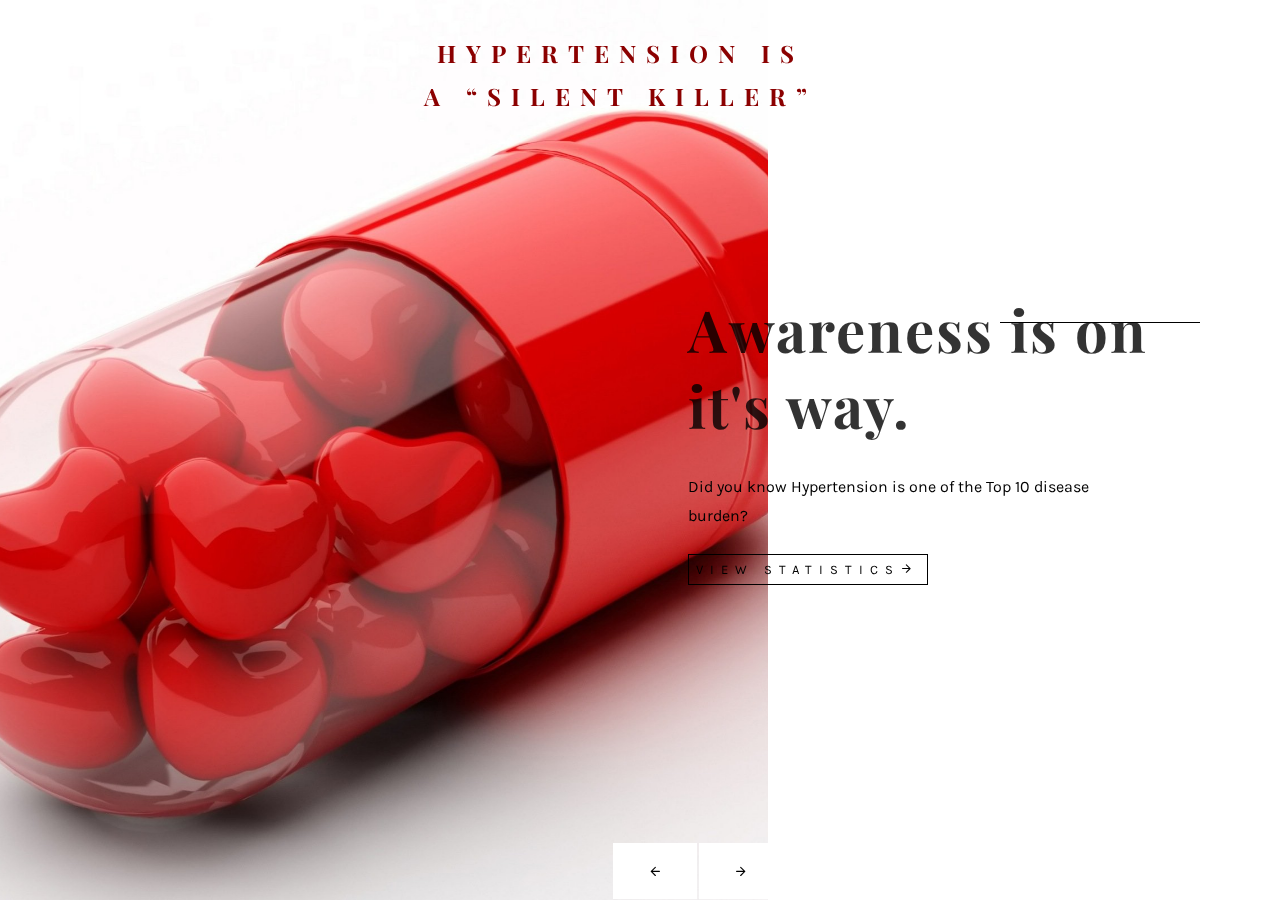
<file: index.html>
<!DOCTYPE HTML>
<html>
	<head>
	<meta charset="utf-8">
	<meta http-equiv="X-UA-Compatible" content="IE=edge">
	<title>Hypertension</title>
	<meta name="viewport" content="width=device-width, initial-scale=1">
	<meta name="description" content="" />
	<meta name="keywords" content="" />
	<meta name="author" content="" />

  <!-- Facebook and Twitter integration -->
	<meta property="og:title" content=""/>
	<meta property="og:image" content=""/>
	<meta property="og:url" content=""/>
	<meta property="og:site_name" content=""/>
	<meta property="og:description" content=""/>
	<meta name="twitter:title" content="" />
	<meta name="twitter:image" content="" />
	<meta name="twitter:url" content="" />
	<meta name="twitter:card" content="" />

	<!-- Place favicon.ico and apple-touch-icon.png in the root directory -->
	<link rel="shortcut icon" href="favicon.ico">

	<link href="https://fonts.googleapis.com/css?family=Karla:400,700" rel="stylesheet">
	<link href="https://fonts.googleapis.com/css?family=Playfair+Display:400,400i,700" rel="stylesheet">

	<!-- Animate.css -->
	<link rel="stylesheet" href="css/animate.css">
	<!-- Icomoon Icon Fonts-->
	<link rel="stylesheet" href="css/icomoon.css">
	<!-- Bootstrap  -->
	<link rel="stylesheet" href="css/bootstrap.css">
	<!-- Owl Carousel -->
	<link rel="stylesheet" href="css/owl.carousel.min.css">
	<link rel="stylesheet" href="css/owl.theme.default.min.css">
	<!-- Magnific Popup -->
	<link rel="stylesheet" href="css/magnific-popup.css">

	<link rel="stylesheet" href="css/style.css">


	<!-- Modernizr JS -->
	<script src="js/modernizr-2.6.2.min.js"></script>
	<!-- FOR IE9 below -->
	<!--[if lt IE 9]>
	<script src="js/respond.min.js"></script>
	<![endif]-->

	</head>
	<body>

	<!-- <nav id="colorlib-main-nav" role="navigation">
		<a href="#" class="js-colorlib-nav-toggle colorlib-nav-toggle active"><i></i></a>
		<div class="js-fullheight colorlib-table">
			<div class="colorlib-table-cell js-fullheight">
				<div class="row">
					<div class="col-md-12">
						<div class="form-group">
							<input type="text" class="form-control" id="search" placeholder="Enter any key to search...">
							<button type="submit" class="btn btn-primary"><i class="icon-search3"></i></button>
						</div>
					</div>
				</div>
				<div class="row">
					<div class="col-md-12">
						<ul>
							<li class="active"><a href="index.html">Home</a></li>
							<li><a href="work.html">General</a></li>
							<li><a href="blog.html">Test</a></li>
							<li><a href="about.html">About</a></li>
							<li><a href="contact.html">Contact</a></li>
						</ul>
					</div>
				</div>
				<div class="row">
					<div class="col-md-12">
						<h2 class="head-title">Gallery</h2>
						<a href="images2/work-1.jpg" class="gallery image-popup-link text-center" style="background-image: url(images2/work-1.jpg);">
							<span><i class="icon-search3"></i></span>
						</a>
						<a href="images2/work-2.jpg" class="gallery image-popup-link text-center" style="background-image: url(images2/work-2.jpg);">
							<span><i class="icon-search3"></i></span>
						</a>
						<a href="images2/work-3.jpg" class="gallery image-popup-link text-center" style="background-image: url(images2/work-3.jpg);">
							<span><i class="icon-search3"></i></span>
						</a>
						<a href="images2/work-4.jpg" class="gallery image-popup-link text-center" style="background-image: url(images2/work-4.jpg);">
							<span><i class="icon-search3"></i></span>
						</a>
					</div>
				</div>
			</div>
		</div>
	</nav> -->

	<div id="colorlib-page">
		<header>
			<div class="container" >
				<div class="row">
					<div class="col-md-12">
						<div class="colorlib-navbar-brand" >
							<a class="colorlib-logo" href="index.html" style="margin-left: 45%; margin-right: 3%; color: rgba(139,0,0)">Hypertension is a “silent killer”</a>
						</div>
						<!-- <a href="#" class="js-colorlib-nav-toggle colorlib-nav-toggle"><i></i></a> -->
					</div>
				</div>
			</div>
		</header>
		<div id="colorlib-hero" class="js-fullheight">
			<div class="owl-carousel">
				<div class="item">
					<div class="hero-flex js-fullheight">
						<div class="col-three-forth">
							<div class="hero-img js-fullheight" style="background-image: url(images2/home-1.jpg);"></div>
						</div>
						<div class="col-one-forth js-fullheight">
							<div class="display-t js-fullheight">
								<div class="display-tc js-fullheight">
									<!-- <h2 class="number" >Awareness</h2> -->
									<div class="text-inner">
										<div class="desc">
											<!-- <span class="tag">Welcome</span> -->
											<h2>Awareness is on it's way.</h2>
											<p style="color: black;">Did you know Hypertension is one of the Top 10 disease burden?</p>
											<p><a href="work.html" class="btn-view btn-hover">View Statistics<i class="icon-arrow-right3"></i></a></p>
										</div>
									</div>
								</div>
							</div>
						</div>
					</div>
				</div>
				<div class="item">
					<div class="hero-flex js-fullheight">
						<div class="col-three-forth">
							<div class="hero-img js-fullheight" style="background-image: url(images2/home-2.jpg); opacity: 60%;"></div>
						</div>
						<div class="col-one-forth js-fullheight">
							<div class="display-t js-fullheight">
								<div class="display-tc js-fullheight">
									<!-- <h2 class="number">Danger</h2> -->
									<div class="text-inner">
										<div class="desc">
											<!-- <span class="tag">Knowledge</span> -->
											<h2>Capture interesting things.</h2>
											<p style="color: black;">Did you know the rate of Hypertension among the population is increasing?</p>
											<p><a href="test.html" class="btn-view btn-hover">Take a test<i class="icon-arrow-right3"></i></a></p>
										</div>
									</div>
								</div>
							</div>
						</div>
					</div>
				</div>
				<div class="item">
					<div class="hero-flex js-fullheight">
						<div class="col-three-forth">
							<div class="hero-img js-fullheight" style="background-image: url(images2/home-3.jpg); opacity: 80%;"></div>
						</div>
						<div class="col-one-forth js-fullheight">
							<!-- <h2 class="number">Discover</h2> -->
							<div class="display-t js-fullheight">
								<div class="display-tc js-fullheight">
									<div class="text-inner">
										<div class="desc">
											<!-- <span class="tag">Discover</span> -->
											<h2>Discover New Things</h2>
											<p style="color: black;">Did you know that if you are not fully aware of Hypertension, it can lead to death?</p>
											<p><a href="work.html" class="btn-view btn-hover">Discover new facts<i class="icon-arrow-right3"></i></a></p>
										</div>
									</div>
								</div>
							</div>
						</div>
					</div>
				</div>
			</div>
		</div>

	</div>

	<!-- jQuery -->
	<script src="js/jquery.min.js"></script>
	<!-- jQuery Easing -->
	<script src="js/jquery.easing.1.3.js"></script>
	<!-- Bootstrap -->
	<script src="js/bootstrap.min.js"></script>
	<!-- Waypoints -->
	<script src="js/jquery.waypoints.min.js"></script>
	<!-- Owl Carousel -->
	<script src="js/owl.carousel.min.js"></script>
	<!-- Magnific Popup -->
	<script src="js/jquery.magnific-popup.min.js"></script>
	<script src="js/magnific-popup-options.js"></script>

	<!-- Main JS (Do not remove) -->
	<script src="js/main.js"></script>

	</body>
</html>
</file>
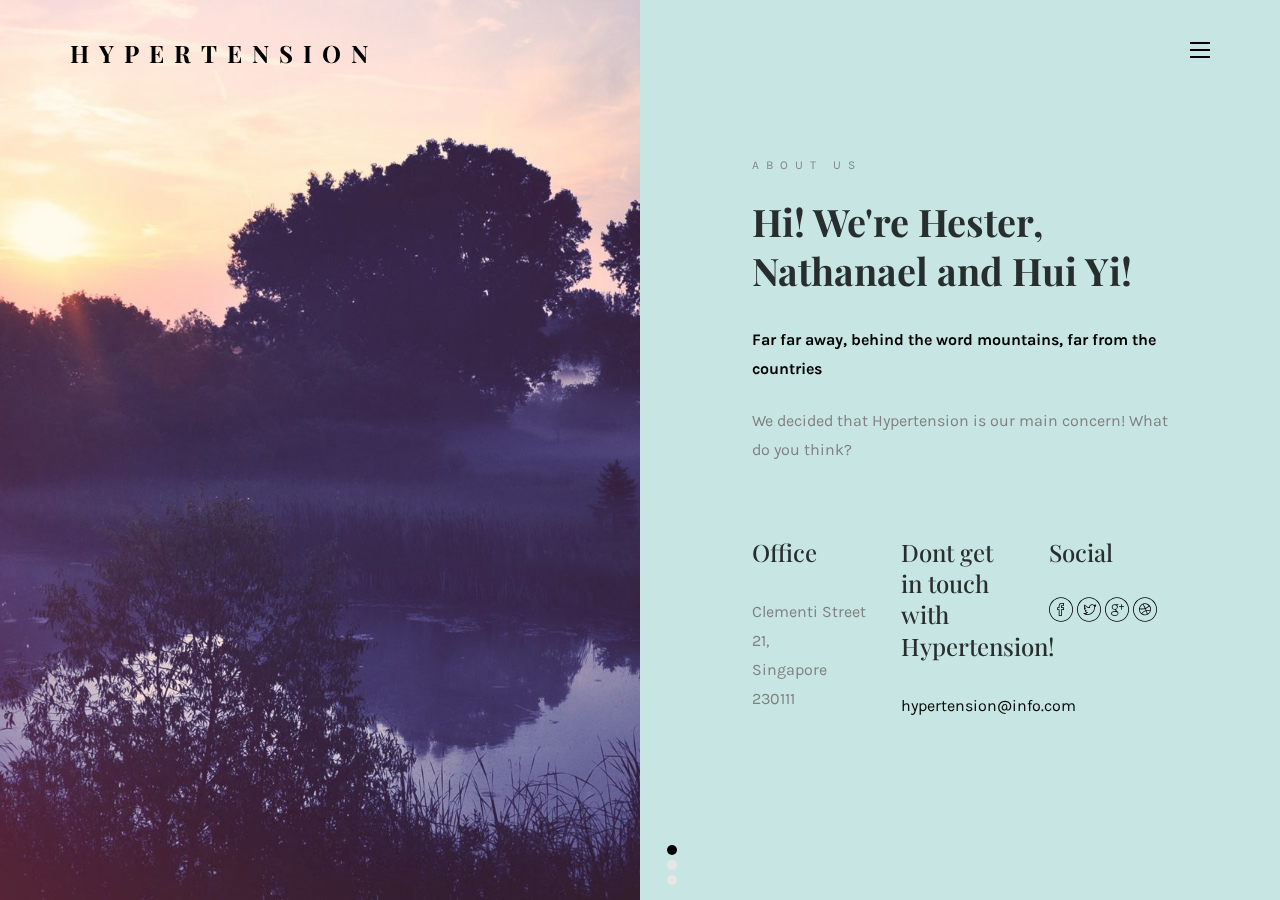
<file: about.html>
<!DOCTYPE HTML>
<html>
	<head>
	<meta charset="utf-8">
	<meta http-equiv="X-UA-Compatible" content="IE=edge">
	<title>Hypertension</title>
	<meta name="viewport" content="width=device-width, initial-scale=1">
	<meta name="description" content="" />
	<meta name="keywords" content="" />
	<meta name="author" content="" />

  <!-- Facebook and Twitter integration -->
	<meta property="og:title" content=""/>
	<meta property="og:image" content=""/>
	<meta property="og:url" content=""/>
	<meta property="og:site_name" content=""/>
	<meta property="og:description" content=""/>
	<meta name="twitter:title" content="" />
	<meta name="twitter:image" content="" />
	<meta name="twitter:url" content="" />
	<meta name="twitter:card" content="" />

	<!-- Place favicon.ico and apple-touch-icon.png in the root directory -->
	<link rel="shortcut icon" href="favicon.ico">

	<link href="https://fonts.googleapis.com/css?family=Karla:400,700" rel="stylesheet">
	<link href="https://fonts.googleapis.com/css?family=Playfair+Display:400,400i,700" rel="stylesheet">
	
	<!-- Animate.css -->
	<link rel="stylesheet" href="css/animate.css">
	<!-- Icomoon Icon Fonts-->
	<link rel="stylesheet" href="css/icomoon.css">
	<!-- Bootstrap  -->
	<link rel="stylesheet" href="css/bootstrap.css">
	<!-- Owl Carousel -->
	<link rel="stylesheet" href="css/owl.carousel.min.css">
	<link rel="stylesheet" href="css/owl.theme.default.min.css">
	<!-- Magnific Popup -->
	<link rel="stylesheet" href="css/magnific-popup.css">

	<link rel="stylesheet" href="css/style.css">


	<!-- Modernizr JS -->
	<script src="js/modernizr-2.6.2.min.js"></script>
	<!-- FOR IE9 below -->
	<!--[if lt IE 9]>
	<script src="js/respond.min.js"></script>
	<![endif]-->

	</head>
	<body style="background-color: rgba(71,171,161,0.3);">

	<nav id="colorlib-main-nav" role="navigation">
		<a href="#" class="js-colorlib-nav-toggle colorlib-nav-toggle active"><i></i></a>
		<div class="js-fullheight colorlib-table">
			<div class="colorlib-table-cell js-fullheight">
				<div class="row">
					<div class="col-md-12">
						<div class="form-group">
							<input type="text" class="form-control" id="search" placeholder="Enter any key to search...">
							<button type="submit" class="btn btn-primary"><i class="icon-search3"></i></button>
						</div>
					</div>
				</div>
				<div class="row">
					<div class="col-md-12">
						<ul>
							<li><a href="index.html">Home</a></li>
							<li><a href="work.html">General</a></li>
							<li><a href="blog.html">Test</a></li>
							<li class="active"><a href="about.html">About</a></li>
							<li><a href="contact.html">Contact</a></li>
						</ul>
					</div>
				</div>
				<div class="row">
					<div class="col-md-12">
						<h2 class="head-title">Hypertension</h2>
						<a href="images/work-1.jpg" class="gallery image-popup-link text-center" style="background-image: url(images2/work-1.jpg);">
							<span><i class="icon-search3"></i></span>
						</a>
						<a href="images/work-2.jpg" class="gallery image-popup-link text-center" style="background-image: url(images2/work-2.jpg);">
							<span><i class="icon-search3"></i></span>
						</a>
						<a href="images/work-3.jpg" class="gallery image-popup-link text-center" style="background-image: url(images2/work-3.jpg);">
							<span><i class="icon-search3"></i></span>
						</a>
						<a href="images/work-4.jpg" class="gallery image-popup-link text-center" style="background-image: url(images2/work-4.jpg);">
							<span><i class="icon-search3"></i></span>
						</a>
					</div>
				</div>
			</div>
		</div>
	</nav>
	
	<div id="colorlib-page">
		<header>
			<div class="container">
				<div class="row">
					<div class="col-md-12">
						<div class="colorlib-navbar-brand">
							<a class="colorlib-logo" href="index.html">Hypertension</a>
						</div>
						<a href="#" class="js-colorlib-nav-toggle colorlib-nav-toggle"><i></i></a>
					</div>
				</div>
			</div>
		</header>
		
		<div id="colorlib-about">
			<div class="about-flex js-fullheight">
				<div class="col-half js-full-height about-img" style="background-image: url(images2/about.jpg);"></div>
				<div class="col-half">
					<div class="owl-carousel3">
						<div class="item">
							<div class="display-t js-fullheight">
								<div class="display-tc js-fullheight">
									<div class="about-desc">
										<div class="row row-pb-md">
											<div class="col-md-12">
												<span class="title">About Us</span>
												<h2 class="about-head">Hi! We're Hester, Nathanael and Hui Yi!</h2>
												<p><strong>Far far away, behind the word mountains, far from the countries</strong></p>
												<p>We decided that Hypertension is our main concern! What do you think?</p>
											</div>
										</div>								
										<div class="row">
											<div class="col-md-4">
												<h3>Office</h3>
												<p>Clementi Street 21, <br> Singapore 230111</p>
											</div>
											<div class="col-md-4">
												<h3>Dont get in touch with Hypertension!</h3>
												<p><a href="#">hypertension@info.com</a></p>
											</div>
											<div class="col-md-4">
												<h3>Social</h3>
												<p class="colorlib-social-icons">
													<a href="#"><i class="icon-facebook4"></i></a>
													<a href="#"><i class="icon-twitter3"></i></a>
													<a href="#"><i class="icon-googleplus"></i></a>
													<a href="#"><i class="icon-dribbble2"></i></a>
												</p>
											</div>
										</div>
									</div>
								</div>
							</div>
						</div>

						<div class="item">
							<div class="display-t js-fullheight">
								<div class="display-tc js-fullheight">
									<div class="about-desc">
										<div class="row row-pb-md">
											<div class="col-md-12">
												<span class="title">Our Story</span>
												<h2 class="about-head">Design</h2>
												<p><strong>Focusing on public</strong></p>
												<p>Be Interactive!</p>
											</div>
										</div>								
									</div>
								</div>
							</div>
						</div>

						<div class="item">
							<div class="display-t js-fullheight">
								<div class="display-tc js-fullheight">
									<div class="about-desc">
										<div class="row row-pb-md">
											<div class="col-md-12">
												<span class="title">Career</span>
												<h2 class="about-head">Our Career</h2>
												<p>Can we design better?</p>
												<ul>
													<li><i class="icon-check"></i> The Big Oxmox advised her not to do so</li>
													<li><i class="icon-check"></i> When they reached the first hills of the design Mountains</li>
													<li><i class="icon-check"></i> HCI Village and the subline of their own road</li>
													<li><i class="icon-check"></i> Pityful a rethoric question ran over our cheeks, then we continued our way.</li>
												</ul>
											</div>
										</div>								
									</div>
								</div>
							</div>
						</div>
					</div>
				</div>
			</div>
		</div>	
	</div>

	<!-- jQuery -->
	<script src="js/jquery.min.js"></script>
	<!-- jQuery Easing -->
	<script src="js/jquery.easing.1.3.js"></script>
	<!-- Bootstrap -->
	<script src="js/bootstrap.min.js"></script>
	<!-- Waypoints -->
	<script src="js/jquery.waypoints.min.js"></script>
	<!-- Owl Carousel -->
	<script src="js/owl.carousel.min.js"></script>
	<!-- Magnific Popup -->
	<script src="js/jquery.magnific-popup.min.js"></script>
	<script src="js/magnific-popup-options.js"></script>

	<!-- Main JS (Do not remove) -->
	<script src="js/main.js"></script>

	</body>
</html>
</file>
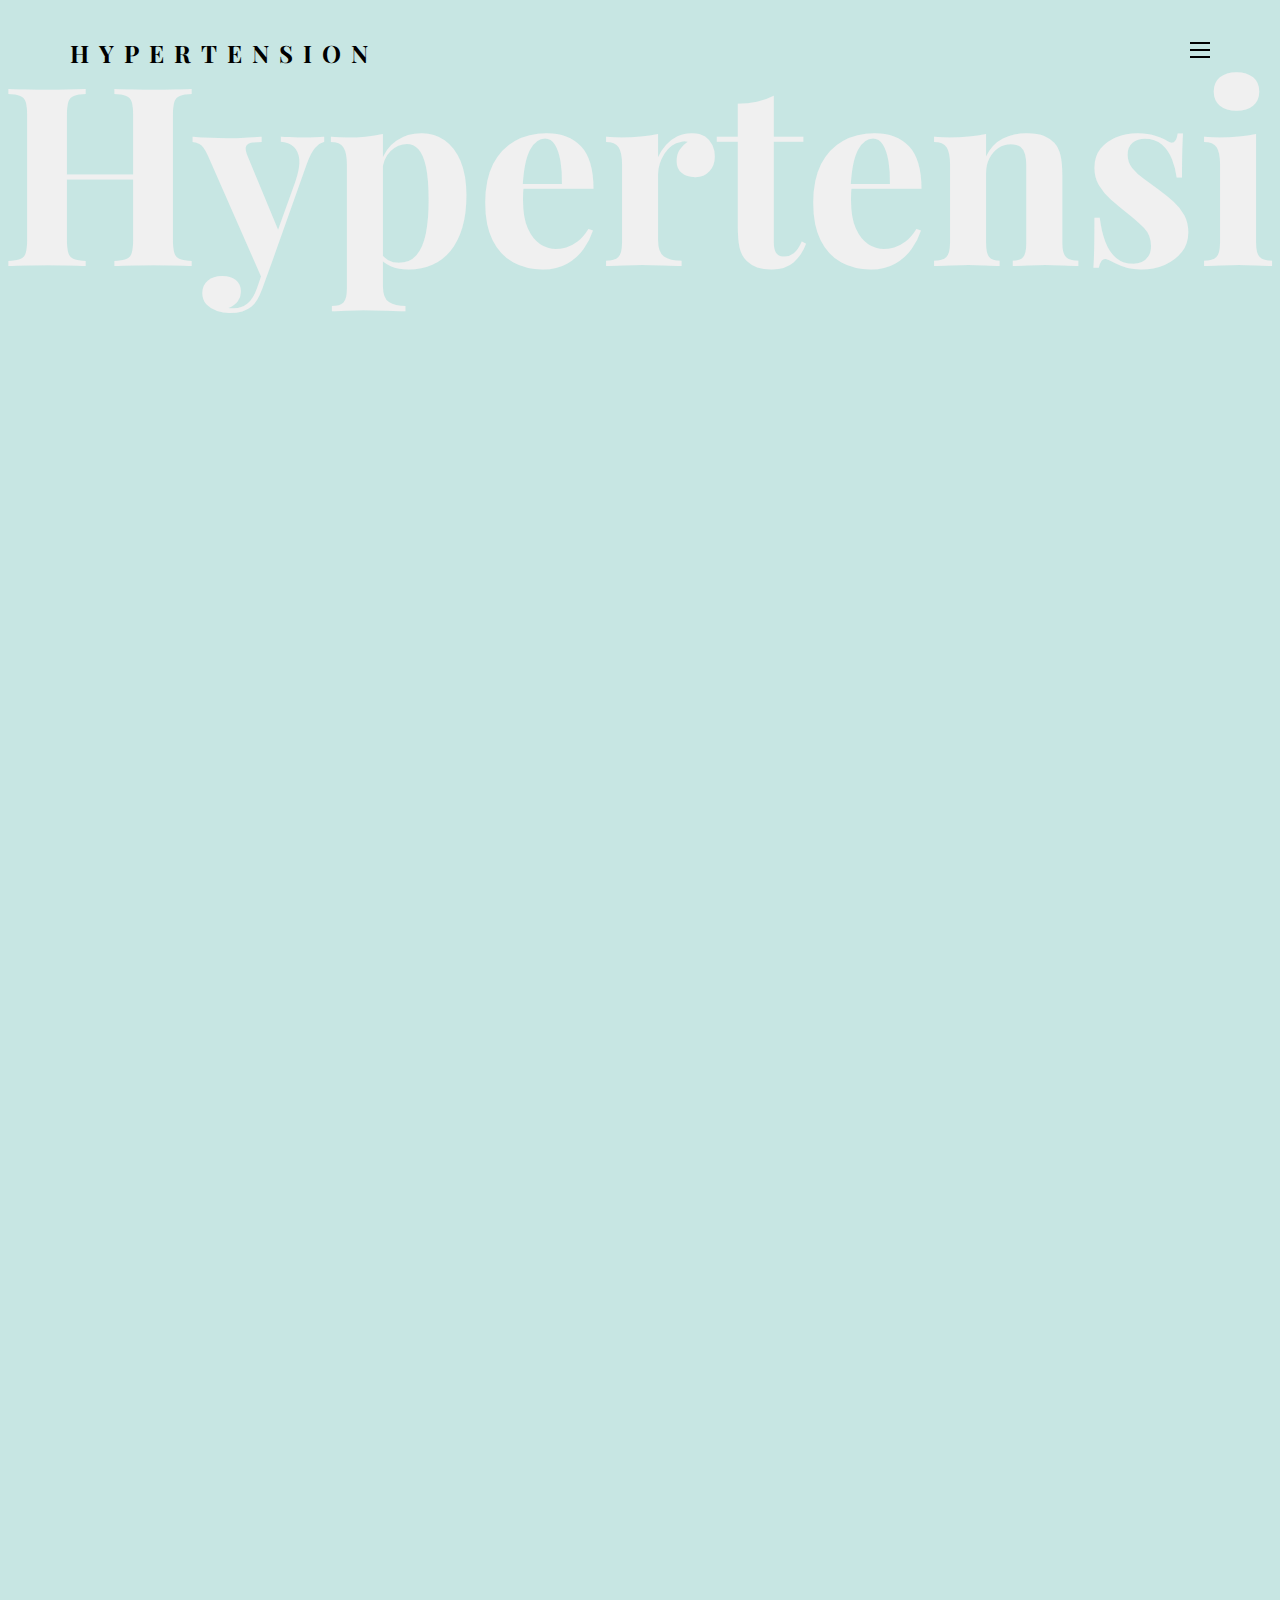
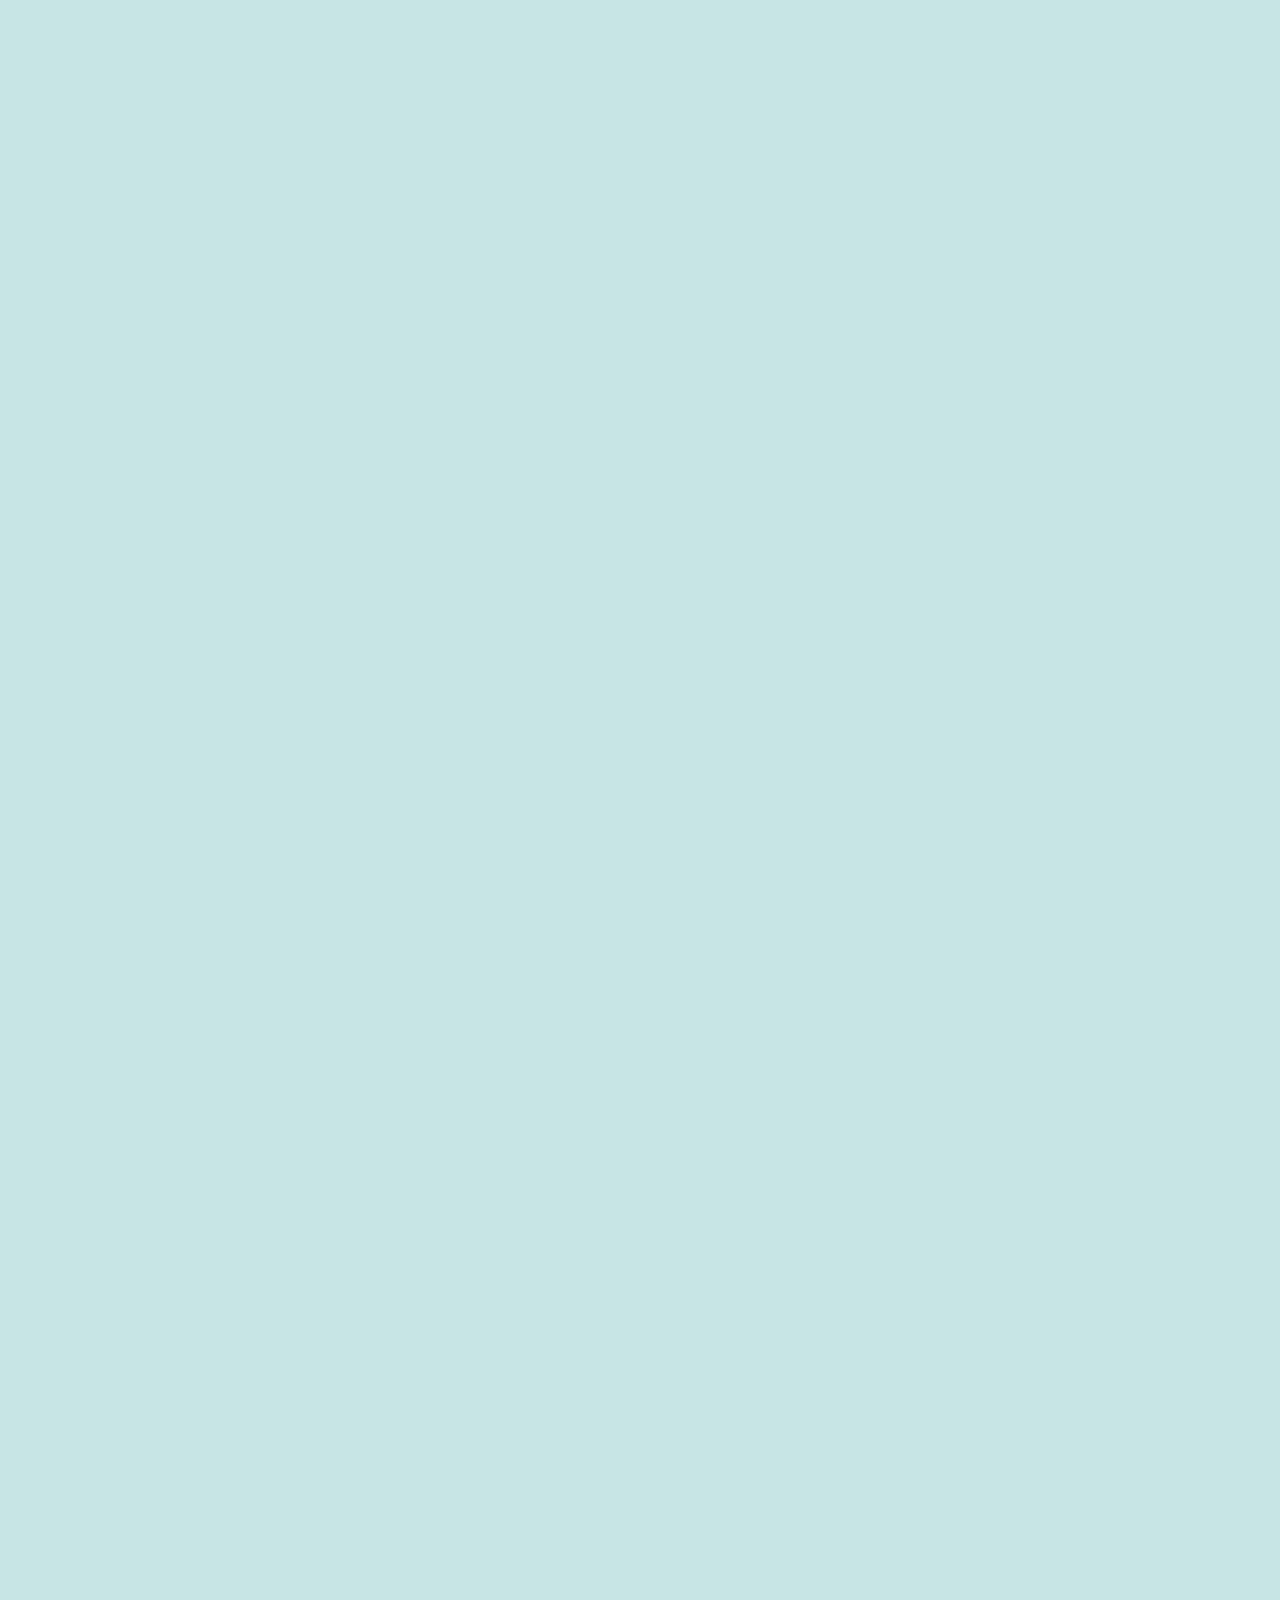
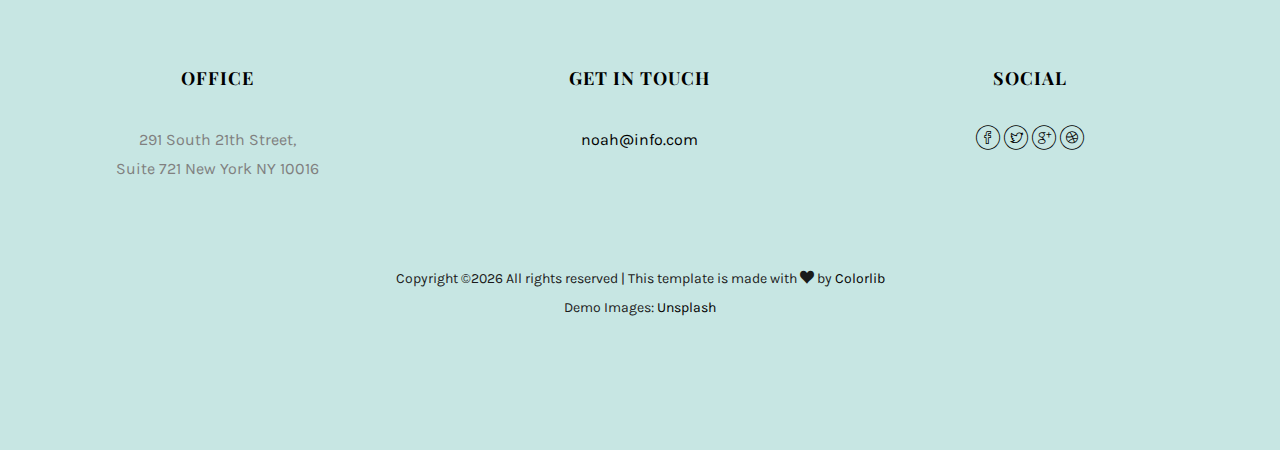
<file: blog.html>
<!DOCTYPE HTML>
<html>
	<head>
	<meta charset="utf-8">
	<meta http-equiv="X-UA-Compatible" content="IE=edge">
	<title>Bato Template</title>
	<meta name="viewport" content="width=device-width, initial-scale=1">
	<meta name="description" content="" />
	<meta name="keywords" content="" />
	<meta name="author" content="" />

  <!-- Facebook and Twitter integration -->
	<meta property="og:title" content=""/>
	<meta property="og:image" content=""/>
	<meta property="og:url" content=""/>
	<meta property="og:site_name" content=""/>
	<meta property="og:description" content=""/>
	<meta name="twitter:title" content="" />
	<meta name="twitter:image" content="" />
	<meta name="twitter:url" content="" />
	<meta name="twitter:card" content="" />

	<!-- Place favicon.ico and apple-touch-icon.png in the root directory -->
	<link rel="shortcut icon" href="favicon.ico">

	<link href="https://fonts.googleapis.com/css?family=Karla:400,700" rel="stylesheet">
	<link href="https://fonts.googleapis.com/css?family=Playfair+Display:400,400i,700" rel="stylesheet">
	
	<!-- Animate.css -->
	<link rel="stylesheet" href="css/animate.css">
	<!-- Icomoon Icon Fonts-->
	<link rel="stylesheet" href="css/icomoon.css">
	<!-- Bootstrap  -->
	<link rel="stylesheet" href="css/bootstrap.css">
	<!-- Owl Carousel -->
	<link rel="stylesheet" href="css/owl.carousel.min.css">
	<link rel="stylesheet" href="css/owl.theme.default.min.css">
	<!-- Magnific Popup -->
	<link rel="stylesheet" href="css/magnific-popup.css">

	<link rel="stylesheet" href="css/style.css">


	<!-- Modernizr JS -->
	<script src="js/modernizr-2.6.2.min.js"></script>
	<!-- FOR IE9 below -->
	<!--[if lt IE 9]>
	<script src="js/respond.min.js"></script>
	<![endif]-->

	</head>
	<body style="background-color: rgba(71,171,161,0.3);">

	<nav id="colorlib-main-nav" role="navigation">
		<a href="#" class="js-colorlib-nav-toggle colorlib-nav-toggle active"><i></i></a>
		<div class="js-fullheight colorlib-table">
			<div class="colorlib-table-cell js-fullheight">
				<div class="row">
					<div class="col-md-12">
						<div class="form-group">
							<input type="text" class="form-control" id="search" placeholder="Enter any key to search...">
							<button type="submit" class="btn btn-primary"><i class="icon-search3"></i></button>
						</div>
					</div>
				</div>
				<div class="row">
					<div class="col-md-12">
						<ul>
							<li><a href="index.html">Home</a></li>
							<li><a href="work.html">General</a></li>
							<li class="active"><a href="blog.html">Test</a></li>
							<li><a href="about.html">About</a></li>
							<li><a href="contact.html">Contact</a></li>
						</ul>
					</div>
				</div>
				<div class="row">
					<div class="col-md-12">
						<h2 class="head-title">Hypertension</h2>
						<a href="images2/work-1.jpg" class="gallery image-popup-link text-center" style="background-image: url(images2/work-1.jpg);">
							<span><i class="icon-search3"></i></span>
						</a>
						<a href="images2/work-2.jpg" class="gallery image-popup-link text-center" style="background-image: url(images2/work-2.jpg);">
							<span><i class="icon-search3"></i></span>
						</a>
						<a href="images2/work-3.jpg" class="gallery image-popup-link text-center" style="background-image: url(images2/work-3.jpg);">
							<span><i class="icon-search3"></i></span>
						</a>
						<a href="images2/work-4.jpg" class="gallery image-popup-link text-center" style="background-image: url(images2/work-4.jpg);">
							<span><i class="icon-search3"></i></span>
						</a>
					</div>
				</div>
			</div>
		</div>
	</nav>
	
	<div id="colorlib-page">
		<header>
			<div class="container">
				<div class="row">
					<div class="col-md-12">
						<div class="colorlib-navbar-brand">
							<a class="colorlib-logo" href="index.html">Hypertension</a>
						</div>
						<a href="#" class="js-colorlib-nav-toggle colorlib-nav-toggle"><i></i></a>
					</div>
				</div>
			</div>
		</header>
		
		<div id="colorlib-blog">
			<div class="container">
				<div class="row text-center">
					<h2 class="bold">Hypertension</h2>
				</div>
				<div class="row row-pb-md">
					<div class="col-md-4">
						<div class="article animate-box">
							<a href="blog.html" class="blog-img">
								<img class="img-responsive" src="images/img-1.jpg" alt="html5 bootstrap by colorlib.com">
								<div class="overlay"></div>
								<div class="link">
									<span class="read">Read more</h2>
								</div>
							</a>
							<div class="desc">
								<span class="meta">04, Mar 2018</span>
								<h2><a href="blog.html">Collect some interesting images</a></h2>
								<p>When she reached the first hills of the Italic Mountains, she had a last view back on the skyline of her hometown Bookmarksgrove</p>
							</div>
						</div>
					</div>
					<div class="col-md-4">
						<div class="article animate-box">
							<a href="blog.html" class="blog-img">
								<img class="img-responsive" src="images/img-4.jpg" alt="html5 bootstrap by colorlib.com">
								<div class="overlay"></div>
								<div class="link">
									<span class="read">Read more</h2>
								</div>
							</a>
							<div class="desc">
								<span class="meta">04, Mar 2018</span>
								<h2><a href="blog.html">Collect some interesting images</a></h2>
								<p>When she reached the first hills of the Italic Mountains, she had a last view back on the skyline of her hometown Bookmarksgrove</p>
							</div>
						</div>
					</div>
					<div class="col-md-4">
						<div class="article animate-box">
							<a href="blog.html" class="blog-img">
								<img class="img-responsive" src="images/img-7.jpg" alt="html5 bootstrap by colorlib.com">
								<div class="overlay"></div>
								<div class="link">
									<span class="read">Read more</h2>
								</div>
							</a>
							<div class="desc">
								<span class="meta">04, Mar 2018</span>
								<h2><a href="blog.html">Collect some interesting images</a></h2>
								<p>When she reached the first hills of the Italic Mountains, she had a last view back on the skyline of her hometown Bookmarksgrove</p>
							</div>
						</div>
					</div>
				</div>

				<div class="row row-pb-md">
					<div class="col-md-4">
						<div class="article animate-box">
							<a href="blog.html" class="blog-img">
								<img class="img-responsive" src="images/img-2.jpg" alt="html5 bootstrap by colorlib.com">
								<div class="overlay"></div>
								<div class="link">
									<span class="read">Read more</h2>
								</div>
							</a>
							<div class="desc">
								<span class="meta">04, Mar 2018</span>
								<h2><a href="blog.html">Collect some interesting images</a></h2>
								<p>When she reached the first hills of the Italic Mountains, she had a last view back on the skyline of her hometown Bookmarksgrove</p>
							</div>
						</div>
					</div>
					<div class="col-md-4">
						<div class="article animate-box">
							<a href="blog.html" class="blog-img">
								<img class="img-responsive" src="images/img-5.jpg" alt="html5 bootstrap by colorlib.com">
								<div class="overlay"></div>
								<div class="link">
									<span class="read">Read more</h2>
								</div>
							</a>
							<div class="desc">
								<span class="meta">04, Mar 2018</span>
								<h2><a href="blog.html">Collect some interesting images</a></h2>
								<p>When she reached the first hills of the Italic Mountains, she had a last view back on the skyline of her hometown Bookmarksgrove</p>
							</div>
						</div>
					</div>
					<div class="col-md-4">
						<div class="article animate-box">
							<a href="blog.html" class="blog-img">
								<img class="img-responsive" src="images/img-8.jpg" alt="html5 bootstrap by colorlib.com">
								<div class="overlay"></div>
								<div class="link">
									<span class="read">Read more</h2>
								</div>
							</a>
							<div class="desc">
								<span class="meta">04, Mar 2018</span>
								<h2><a href="blog.html">Collect some interesting images</a></h2>
								<p>When she reached the first hills of the Italic Mountains, she had a last view back on the skyline of her hometown Bookmarksgrove</p>
							</div>
						</div>
					</div>
				</div>

				<div class="row">
					<div class="col-md-4">
						<div class="article animate-box">
							<a href="blog.html" class="blog-img">
								<img class="img-responsive" src="images/img-3.jpg" alt="html5 bootstrap by colorlib.com">
								<div class="overlay"></div>
								<div class="link">
									<span class="read">Read more</h2>
								</div>
							</a>
							<div class="desc">
								<span class="meta">04, Mar 2018</span>
								<h2><a href="blog.html">Collect some interesting images</a></h2>
								<p>When she reached the first hills of the Italic Mountains, she had a last view back on the skyline of her hometown Bookmarksgrove</p>
							</div>
						</div>
					</div>
					<div class="col-md-4">
						<div class="article animate-box">
							<a href="blog.html" class="blog-img">
								<img class="img-responsive" src="images/img-6.jpg" alt="html5 bootstrap by colorlib.com">
								<div class="overlay"></div>
								<div class="link">
									<span class="read">Read more</h2>
								</div>
							</a>
							<div class="desc">
								<span class="meta">04, Mar 2018</span>
								<h2><a href="blog.html">Collect some interesting images</a></h2>
								<p>When she reached the first hills of the Italic Mountains, she had a last view back on the skyline of her hometown Bookmarksgrove</p>
							</div>
						</div>
					</div>
					<div class="col-md-4">
						<div class="article animate-box">
							<a href="blog.html" class="blog-img">
								<img class="img-responsive" src="images/img-9.jpg" alt="html5 bootstrap by colorlib.com">
								<div class="overlay"></div>
								<div class="link">
									<span class="read">Read more</h2>
								</div>
							</a>
							<div class="desc">
								<span class="meta">04, Mar 2018</span>
								<h2><a href="blog.html">Collect some interesting images</a></h2>
								<p>When she reached the first hills of the Italic Mountains, she had a last view back on the skyline of her hometown Bookmarksgrove</p>
							</div>
						</div>
					</div>
				</div>
			</div>
		</div>
		
		<div id="colorlib-subscribe">
			<div class="overlay"></div>
			<div class="container">
				<div class="row">
					<div class="col-md-8 col-md-offset-2 text-center colorlib-heading animate-box">
						<h2>Subscribe Newsletter</h2>
						<p>Subscribe our newsletter and get latest update</p>
					</div>
				</div>
				<div class="row animate-box">
					<div class="col-md-6 col-md-offset-3">
						<div class="row">
							<div class="col-md-12">
							<form class="form-inline qbstp-header-subscribe">
								<div class="col-three-forth">
									<div class="form-group">
										<input type="text" class="form-control" id="email" placeholder="Enter your email">
									</div>
								</div>
								<div class="col-one-third">
									<div class="form-group">
										<button type="submit" class="btn btn-primary">Subscribe Now</button>
									</div>
								</div>
							</form>
							</div>
						</div>
					</div>
				</div>
			</div>
		</div>

		<footer>
			<div id="footer">
				<div class="container">
					<div class="row">
						<div class="col-md-4 col-pb-sm text-center">
							<div class="row">
								<div class="col-md-10">
									<h2>Office</h2>
									<p>291 South 21th Street, <br> Suite 721 New York NY 10016</p>
								</div>
							</div>
						</div>
						<div class="col-md-4 col-pb-sm text-center">
							<h2>Get in Touch</h2>
							<p><a href="#">noah@info.com</a></p>
						</div>
						<div class="col-md-4 col-pb-sm text-center">
							<h2>Social</h2>
							<p class="colorlib-social-icons">
								<a href="#"><i class="icon-facebook4"></i></a>
								<a href="#"><i class="icon-twitter3"></i></a>
								<a href="#"><i class="icon-googleplus"></i></a>
								<a href="#"><i class="icon-dribbble2"></i></a>
							</p>
						</div>
					</div>
					<div class="row">
						<div class="col-md-12 text-center">
							<p>
								<span class="block"><!-- Link back to Colorlib can't be removed. Template is licensed under CC BY 3.0. -->
Copyright &copy;<script>document.write(new Date().getFullYear());</script> All rights reserved | This template is made with <i class="icon-heart" aria-hidden="true"></i> by <a href="https://colorlib.com" target="_blank">Colorlib</a>
<!-- Link back to Colorlib can't be removed. Template is licensed under CC BY 3.0. --><br></span> 
								<span class="block">Demo Images: <a href="http://unsplash.co/" target="_blank">Unsplash</a></span>
							</p>
						</div>
					</div>
				</div>
			</div>
		</footer>
	
	</div>

	<!-- jQuery -->
	<script src="js/jquery.min.js"></script>
	<!-- jQuery Easing -->
	<script src="js/jquery.easing.1.3.js"></script>
	<!-- Bootstrap -->
	<script src="js/bootstrap.min.js"></script>
	<!-- Waypoints -->
	<script src="js/jquery.waypoints.min.js"></script>
	<!-- Owl Carousel -->
	<script src="js/owl.carousel.min.js"></script>
	<!-- Magnific Popup -->
	<script src="js/jquery.magnific-popup.min.js"></script>
	<script src="js/magnific-popup-options.js"></script>

	<!-- Main JS (Do not remove) -->
	<script src="js/main.js"></script>

	</body>
</html>
</file>
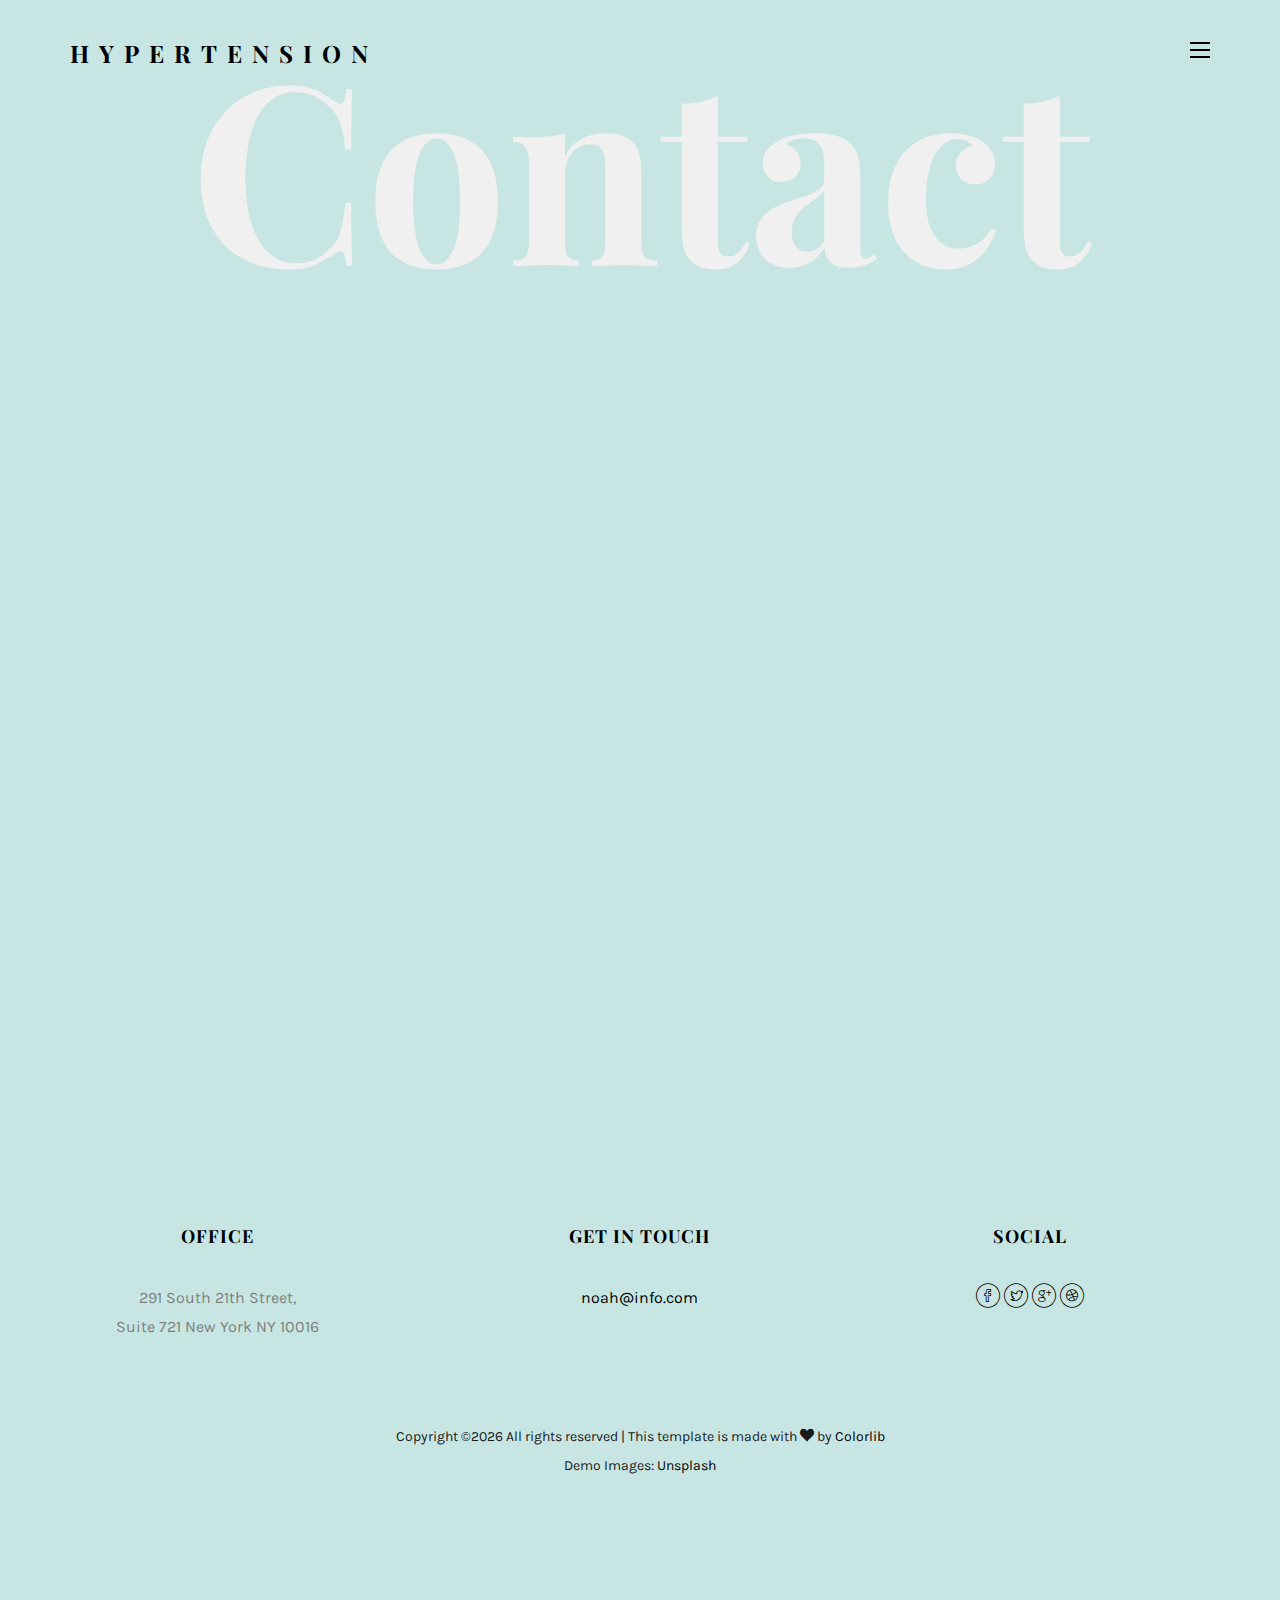
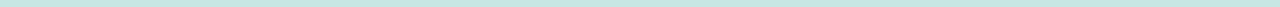
<file: contact.html>
<!DOCTYPE HTML>
<html>
	<head>
	<meta charset="utf-8">
	<meta http-equiv="X-UA-Compatible" content="IE=edge">
	<title>Hypertension</title>
	<meta name="viewport" content="width=device-width, initial-scale=1">
	<meta name="description" content="" />
	<meta name="keywords" content="" />
	<meta name="author" content="" />

  <!-- Facebook and Twitter integration -->
	<meta property="og:title" content=""/>
	<meta property="og:image" content=""/>
	<meta property="og:url" content=""/>
	<meta property="og:site_name" content=""/>
	<meta property="og:description" content=""/>
	<meta name="twitter:title" content="" />
	<meta name="twitter:image" content="" />
	<meta name="twitter:url" content="" />
	<meta name="twitter:card" content="" />

	<!-- Place favicon.ico and apple-touch-icon.png in the root directory -->
	<link rel="shortcut icon" href="favicon.ico">

	<link href="https://fonts.googleapis.com/css?family=Karla:400,700" rel="stylesheet">
	<link href="https://fonts.googleapis.com/css?family=Playfair+Display:400,400i,700" rel="stylesheet">
	
	<!-- Animate.css -->
	<link rel="stylesheet" href="css/animate.css">
	<!-- Icomoon Icon Fonts-->
	<link rel="stylesheet" href="css/icomoon.css">
	<!-- Bootstrap  -->
	<link rel="stylesheet" href="css/bootstrap.css">
	<!-- Owl Carousel -->
	<link rel="stylesheet" href="css/owl.carousel.min.css">
	<link rel="stylesheet" href="css/owl.theme.default.min.css">
	<!-- Magnific Popup -->
	<link rel="stylesheet" href="css/magnific-popup.css">

	<link rel="stylesheet" href="css/style.css">


	<!-- Modernizr JS -->
	<script src="js/modernizr-2.6.2.min.js"></script>
	<!-- FOR IE9 below -->
	<!--[if lt IE 9]>
	<script src="js/respond.min.js"></script>
	<![endif]-->

	</head>
	<body style="background-color: rgba(71,171,161,0.3);">

	<nav id="colorlib-main-nav" role="navigation">
		<a href="#" class="js-colorlib-nav-toggle colorlib-nav-toggle active"><i></i></a>
		<div class="js-fullheight colorlib-table">
			<div class="colorlib-table-cell js-fullheight">
				<div class="row">
					<div class="col-md-12">
						<div class="form-group">
							<input type="text" class="form-control" id="search" placeholder="Enter any key to search...">
							<button type="submit" class="btn btn-primary"><i class="icon-search3"></i></button>
						</div>
					</div>
				</div>
				<div class="row">
					<div class="col-md-12">
						<ul>
							<li><a href="index.html">Home</a></li>
							<li><a href="work.html">General</a></li>
							<li><a href="blog.html">Test</a></li>
							<li><a href="about.html">About</a></li>
							<li class="active"><a href="contact.html">Contact</a></li>
						</ul>
					</div>
				</div>
				<div class="row">
					<div class="col-md-12">
						<h2 class="head-title">Hypertension</h2>
						<a href="images/work-1.jpg" class="gallery image-popup-link text-center" style="background-image: url(images2/work-1.jpg);">
							<span><i class="icon-search3"></i></span>
						</a>
						<a href="images/work-2.jpg" class="gallery image-popup-link text-center" style="background-image: url(images2/work-2.jpg);">
							<span><i class="icon-search3"></i></span>
						</a>
						<a href="images/work-3.jpg" class="gallery image-popup-link text-center" style="background-image: url(images2/work-3.jpg);">
							<span><i class="icon-search3"></i></span>
						</a>
						<a href="images/work-4.jpg" class="gallery image-popup-link text-center" style="background-image: url(images2/work-4.jpg);">
							<span><i class="icon-search3"></i></span>
						</a>
					</div>
				</div>
			</div>
		</div>
	</nav>
	
	<div id="colorlib-page">
		<header>
			<div class="container">
				<div class="row">
					<div class="col-md-12">
						<div class="colorlib-navbar-brand">
							<a class="colorlib-logo" href="index.html">Hypertension</a>
						</div>
						<a href="#" class="js-colorlib-nav-toggle colorlib-nav-toggle"><i></i></a>
					</div>
				</div>
			</div>
		</header>
		
		<div id="colorlib-contact">
			<div class="container">
				<div class="row text-center">
					<h2 class="bold">Contact</h2>
				</div>
				<div class="row">
					<div class="col-md-12 col-md-offset-0">
						<div class="row">
							<div class="col-md-4 animate-box">
								<h3>My Address</h3>
								<ul class="contact-info">
									<li><span><i class="icon-map5"></i></span>88 West 21th Street, Suite 721 New York NY 10016</li>
									<li><span><i class="icon-phone4"></i></span>+ 1235 2355 98</li>
									<li><span><i class="icon-envelope2"></i></span><a href="#">info@yoursite.com</a></li>
									<li><span><i class="icon-globe3"></i></span><a href="#">www.yoursite.com</a></li>
								</ul>
							</div>
							<div class="col-md-7 col-md-push-1 animate-box">
								<div class="row">
									<div class="col-md-6">
										<div class="form-group">
											<input type="text" class="form-control" placeholder="Name">
										</div>
									</div>
									<div class="col-md-6">
										<div class="form-group">
											<input type="text" class="form-control" placeholder="Email">
										</div>
									</div>
									<div class="col-md-12">
										<div class="form-group">
											<textarea name="" class="form-control" id="" cols="30" rows="7" placeholder="Message"></textarea>
										</div>
									</div>
									<div class="col-md-12">
										<div class="form-group">
											<input type="submit" value="Send Message" class="btn btn-primary btn-submit">
										</div>
									</div>
								</div>
							</div>
						</div>
					</div>
				</div>
			</div>
		</div>
		
		<div id="colorlib-subscribe">
			<div class="overlay"></div>
			<div class="container">
				<div class="row">
					<div class="col-md-8 col-md-offset-2 text-center colorlib-heading animate-box">
						<h2>Subscribe Newsletter</h2>
						<p>Subscribe our newsletter and get latest update</p>
					</div>
				</div>
				<div class="row animate-box">
					<div class="col-md-6 col-md-offset-3">
						<div class="row">
							<div class="col-md-12">
							<form class="form-inline qbstp-header-subscribe">
								<div class="col-three-forth">
									<div class="form-group">
										<input type="text" class="form-control" id="email" placeholder="Enter your email">
									</div>
								</div>
								<div class="col-one-third">
									<div class="form-group">
										<button type="submit" class="btn btn-primary">Subscribe Now</button>
									</div>
								</div>
							</form>
							</div>
						</div>
					</div>
				</div>
			</div>
		</div>

		<footer>
			<div id="footer">
				<div class="container">
					<div class="row">
						<div class="col-md-4 col-pb-sm text-center">
							<div class="row">
								<div class="col-md-10">
									<h2>Office</h2>
									<p>291 South 21th Street, <br> Suite 721 New York NY 10016</p>
								</div>
							</div>
						</div>
						<div class="col-md-4 col-pb-sm text-center">
							<h2>Get in Touch</h2>
							<p><a href="#">noah@info.com</a></p>
						</div>
						<div class="col-md-4 col-pb-sm text-center">
							<h2>Social</h2>
							<p class="colorlib-social-icons">
								<a href="#"><i class="icon-facebook4"></i></a>
								<a href="#"><i class="icon-twitter3"></i></a>
								<a href="#"><i class="icon-googleplus"></i></a>
								<a href="#"><i class="icon-dribbble2"></i></a>
							</p>
						</div>
					</div>
					<div class="row">
						<div class="col-md-12 text-center">
							<p>
								<span class="block"><!-- Link back to Colorlib can't be removed. Template is licensed under CC BY 3.0. -->
Copyright &copy;<script>document.write(new Date().getFullYear());</script> All rights reserved | This template is made with <i class="icon-heart" aria-hidden="true"></i> by <a href="https://colorlib.com" target="_blank">Colorlib</a>
<!-- Link back to Colorlib can't be removed. Template is licensed under CC BY 3.0. --><br></span> 
								<span class="block">Demo Images: <a href="http://unsplash.co/" target="_blank">Unsplash</a></span>
							</p>
						</div>
					</div>
				</div>
			</div>
		</footer>
	
	</div>

	<!-- jQuery -->
	<script src="js/jquery.min.js"></script>
	<!-- jQuery Easing -->
	<script src="js/jquery.easing.1.3.js"></script>
	<!-- Bootstrap -->
	<script src="js/bootstrap.min.js"></script>
	<!-- Waypoints -->
	<script src="js/jquery.waypoints.min.js"></script>
	<!-- Owl Carousel -->
	<script src="js/owl.carousel.min.js"></script>
	<!-- Magnific Popup -->
	<script src="js/jquery.magnific-popup.min.js"></script>
	<script src="js/magnific-popup-options.js"></script>

	<!-- Main JS (Do not remove) -->
	<script src="js/main.js"></script>

	</body>
</html>
</file>
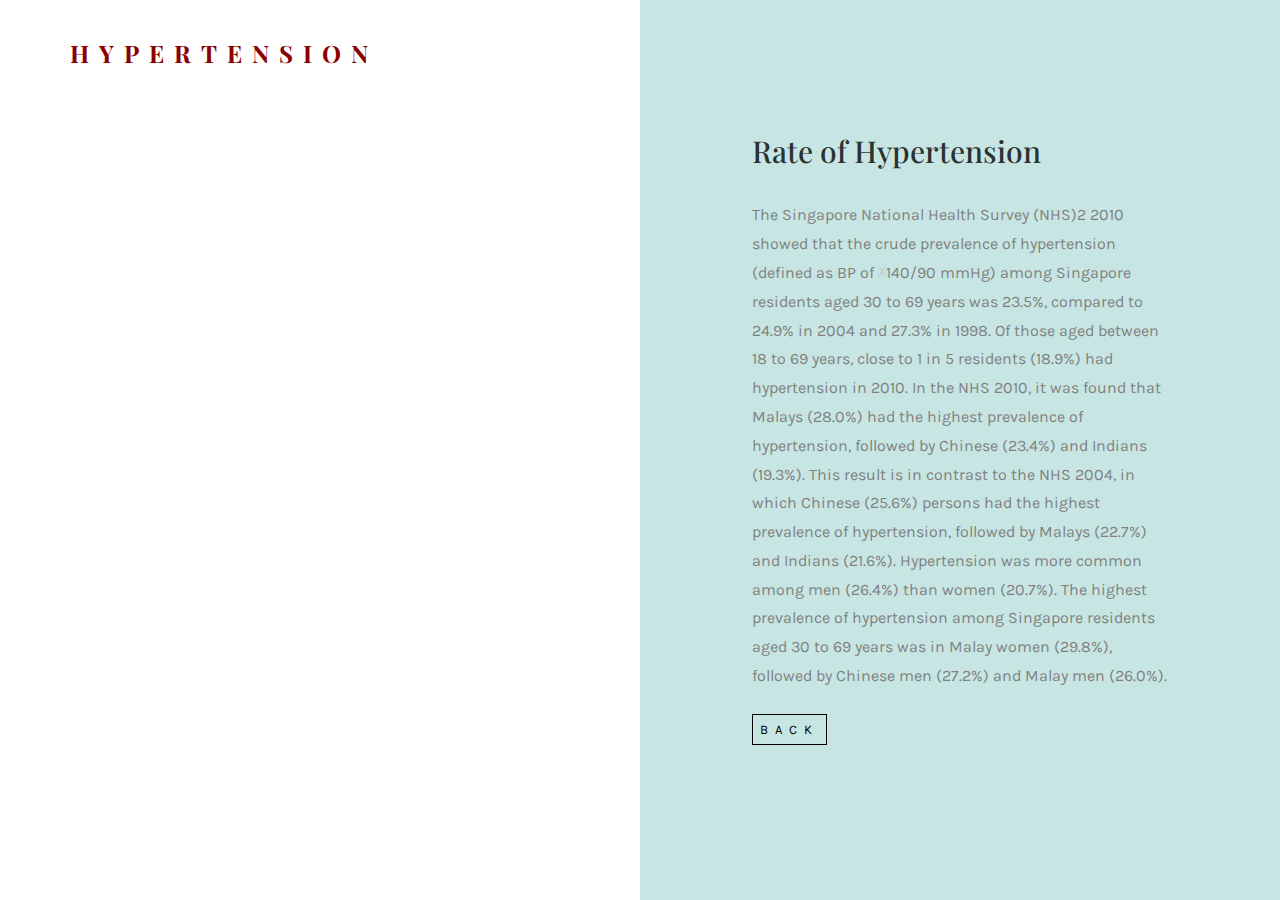
<file: doughnut.html>
<!DOCTYPE HTML>
<html>
	<head>
	<meta charset="utf-8">
	<meta http-equiv="X-UA-Compatible" content="IE=edge">
	<title>Hypertension</title>
	<meta name="viewport" content="width=device-width, initial-scale=1">
	<meta name="description" content="" />
	<meta name="keywords" content="" />
	<meta name="author" content="" />

  <!-- Facebook and Twitter integration -->
	<meta property="og:title" content=""/>
	<meta property="og:image" content=""/>
	<meta property="og:url" content=""/>
	<meta property="og:site_name" content=""/>
	<meta property="og:description" content=""/>
	<meta name="twitter:title" content="" />
	<meta name="twitter:image" content="" />
	<meta name="twitter:url" content="" />
	<meta name="twitter:card" content="" />

	<!-- Place favicon.ico and apple-touch-icon.png in the root directory -->
	<link rel="shortcut icon" href="favicon.ico">

	<link href="https://fonts.googleapis.com/css?family=Karla:400,700" rel="stylesheet">
	<link href="https://fonts.googleapis.com/css?family=Playfair+Display:400,400i,700" rel="stylesheet">

	<!-- Animate.css -->
	<link rel="stylesheet" href="css/animate.css">
	<!-- Icomoon Icon Fonts-->
	<link rel="stylesheet" href="css/icomoon.css">
	<!-- Bootstrap  -->
	<link rel="stylesheet" href="css/bootstrap.css">
	<!-- Owl Carousel -->
	<link rel="stylesheet" href="css/owl.carousel.min.css">
	<link rel="stylesheet" href="css/owl.theme.default.min.css">
	<!-- Magnific Popup -->
	<link rel="stylesheet" href="css/magnific-popup.css">

	<link rel="stylesheet" href="css/style.css">


	<!-- Modernizr JS -->
	<script src="js/modernizr-2.6.2.min.js"></script>
	<script src='https://d3js.org/d3.v4.min.js'></script>
	<script src="https://canvasjs.com/assets/script/canvasjs.min.js"></script>
	<script src="https://canvasjs.com/assets/script/jquery-1.11.1.min.js"></script>
	<!-- FOR IE9 below -->
	<!--[if lt IE 9]>
	<script src="js/respond.min.js"></script>
	<![endif]-->

	</head>
	<body>

	<!-- <nav id="colorlib-main-nav" role="navigation">
		<a href="#" class="js-colorlib-nav-toggle colorlib-nav-toggle active"><i></i></a>
		<div class="js-fullheight colorlib-table">
			<div class="colorlib-table-cell js-fullheight">
				<div class="row">
					<div class="col-md-12">
						<div class="form-group">
							<input type="text" class="form-control" id="search" placeholder="Enter any key to search...">
							<button type="submit" class="btn btn-primary"><i class="icon-search3"></i></button>
						</div>
					</div>
				</div>
				<div class="row">
					<div class="col-md-12">
						<ul>
							<li><a href="index.html">Home</a></li>
							<li class="active"><a href="work.html">General</a></li>
							<li><a href="blog.html">Test</a></li>
							<li><a href="about.html">About</a></li>
							<li><a href="contact.html">Contact</a></li>
						</ul>
					</div>
				</div>
				<div class="row">
					<div class="col-md-12">
						<h2 class="head-title">Gallery</h2>
						<a href="images/work-1.jpg" class="gallery image-popup-link text-center" style="background-image: url(images2/work-1.jpg);">
							<span><i class="icon-search3"></i></span>
						</a>
						<a href="images/work-2.jpg" class="gallery image-popup-link text-center" style="background-image: url(images2/work-2.jpg);">
							<span><i class="icon-search3"></i></span>
						</a>
						<a href="images/work-3.jpg" class="gallery image-popup-link text-center" style="background-image: url(images2/work-3.jpg);">
							<span><i class="icon-search3"></i></span>
						</a>
						<a href="images/work-4.jpg" class="gallery image-popup-link text-center" style="background-image: url(images2/work-4.jpg);">
							<span><i class="icon-search3"></i></span>
						</a>
					</div>
				</div>
			</div>
		</div>
	</nav> -->

	<div id="colorlib-page">
		<header>
			<div class="container">
				<div class="row">
					<div class="col-md-12">
						<div class="colorlib-navbar-brand">
							<a class="colorlib-logo" href="index.html" style="color: rgba(139,0,0)">Hypertension</a>
						</div>
						<!-- <a href="#" class="js-colorlib-nav-toggle colorlib-nav-toggle"><i></i></a> -->
					</div>
				</div>
			</div>
		</header>

		<div class="work-single-flex js-fullheight">
			<!-- <div class="col-half js-full-height work-img" style="background-image: url(images/work-3.jpg);"></div> -->
			<div class="col-half js-full-height work-img">
				<div id="chartContainer" style="height: 60%;width: 60%; margin-top: 10%; margin-left: 20%"></div>
			</div>
			<div class="col-half js-fullheight">
				<div class="display-t js-fullheight">
					<div class="display-tc js-fullheight" style="background-color: rgba(71,171,161,0.3);">
						<div class="work-desc" >
							<h2>Rate of Hypertension</h2>
							<p>
								The Singapore National Health Survey (NHS)2 2010 showed that the
								crude prevalence of hypertension (defined as BP of 140/90 mmHg)
								among Singapore residents aged 30 to 69 years was 23.5%, compared
								to 24.9% in 2004 and 27.3% in 1998.  Of those aged between 18 to 69
								years, close to 1 in 5 residents (18.9%) had hypertension in 2010.
								In the NHS 2010, it was found that Malays (28.0%) had the highest
								prevalence of hypertension, followed by Chinese (23.4%) and Indians (19.3%).
								This result is in contrast to the NHS 2004, in which Chinese (25.6%) persons
								had the highest prevalence of hypertension, followed by Malays (22.7%) and
								Indians (21.6%). Hypertension was more common among men (26.4%) than women (20.7%).
								The highest prevalence of hypertension among Singapore residents aged 30 to 69 years
								was in Malay women (29.8%), followed by Chinese men (27.2%) and Malay men (26.0%).
							</p>
							<p><a href="work.html" class="btn-preview btn-hover">Back</a></p>
						</div>
					</div>
				</div>
			</div>
		</div>

	</div>

	<!-- jQuery -->
	<script src="js/jquery.min.js"></script>
	<!-- jQuery Easing -->
	<script src="js/jquery.easing.1.3.js"></script>
	<!-- Bootstrap -->
	<script src="js/bootstrap.min.js"></script>
	<!-- Waypoints -->
	<script src="js/jquery.waypoints.min.js"></script>
	<!-- Owl Carousel -->
	<script src="js/owl.carousel.min.js"></script>
	<!-- Magnific Popup -->
	<script src="js/jquery.magnific-popup.min.js"></script>
	<script src="js/magnific-popup-options.js"></script>

	<!-- <script>
	var points = [];

		</script> -->

	<!-- Main JS (Do not remove) -->
	<script src="js/main.js"></script>

	</body>
	<script>
	// Doughnut chart
	// var doughnut = function() {


		var points = [];
		function addData(data) {
			for (var i = 0; i < data.length; i++) {
				points.push({
					// x: new Date(data[i].date),
					// y: data[i].units
				y: data[i].size, name: data[i].name
				});
			}
		}

		// Using git hub to host all the files so that it is not against the cors policy
		d3.json('https://raw.githubusercontent.com/hesterh/HCI4/master/JSON/testData3.json', addData);

	window.onload = function() {
		var chart = new CanvasJS.Chart("chartContainer", {
			//theme: "dark2",
			exportFileName: "Doughnut Chart",
			exportEnabled: false,
			animationEnabled: true,
			legend:{
				cursor: "pointer",
			itemmouseover : explodePie,
			itemmouseout : returnPie
			},
			data: [{
				type: "doughnut",
				innerRadius: 60,
				showInLegend: true,
				toolTipContent: "<b>{name}</b>: {y}%",
			indexLabel: "Year {name}",
			mouseover : explodePie,
			mouseout: returnPie,
			dataPoints: points
			}]
		});

		chart.render();
}

		// Data moves outwards
		function explodePie (e) {
			if(typeof (e.dataSeries.dataPoints[e.dataPointIndex].exploded) === "undefined" || !e.dataSeries.dataPoints[e.dataPointIndex].exploded) {
				e.dataSeries.dataPoints[e.dataPointIndex].exploded = true;
			} else {
				e.dataSeries.dataPoints[e.dataPointIndex].exploded = false;
			}
			e.chart.render();
		}

		// Data moves inwards
		function returnPie (e) {
			if(typeof (e.dataSeries.dataPoints[e.dataPointIndex].exploded) !== "undefined" || e.dataSeries.dataPoints[e.dataPointIndex].exploded) {
				e.dataSeries.dataPoints[e.dataPointIndex].exploded = false;
			} else {
				e.dataSeries.dataPoints[e.dataPointIndex].exploded = true;
			}
			e.chart.render();
		}
	// };


	// doughnut();
	</script>



</html>
</file>
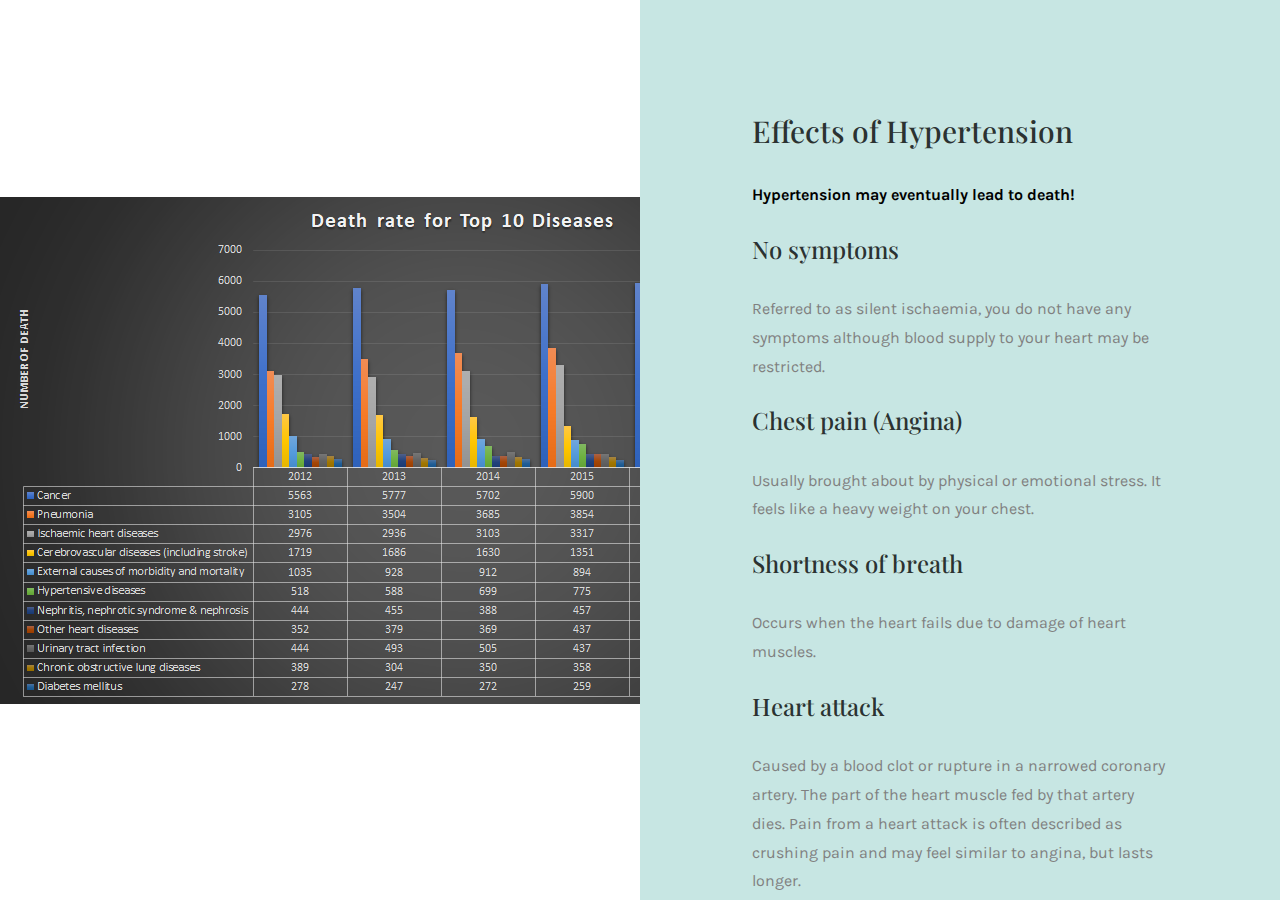
<file: effects.html>
<!DOCTYPE HTML>
<html>
	<head>
	<meta charset="utf-8">
	<meta http-equiv="X-UA-Compatible" content="IE=edge">
	<title>Hypertension</title>
	<meta name="viewport" content="width=device-width, initial-scale=1">
	<meta name="description" content="" />
	<meta name="keywords" content="" />
	<meta name="author" content="" />

  <!-- Facebook and Twitter integration -->
	<meta property="og:title" content=""/>
	<meta property="og:image" content=""/>
	<meta property="og:url" content=""/>
	<meta property="og:site_name" content=""/>
	<meta property="og:description" content=""/>
	<meta name="twitter:title" content="" />
	<meta name="twitter:image" content="" />
	<meta name="twitter:url" content="" />
	<meta name="twitter:card" content="" />

	<!-- Place favicon.ico and apple-touch-icon.png in the root directory -->
	<link rel="shortcut icon" href="favicon.ico">

	<link href="https://fonts.googleapis.com/css?family=Karla:400,700" rel="stylesheet">
	<link href="https://fonts.googleapis.com/css?family=Playfair+Display:400,400i,700" rel="stylesheet">

	<!-- Animate.css -->
	<link rel="stylesheet" href="css/animate.css">
	<!-- Icomoon Icon Fonts-->
	<link rel="stylesheet" href="css/icomoon.css">
	<!-- Bootstrap  -->
	<link rel="stylesheet" href="css/bootstrap.css">
	<!-- Owl Carousel -->
	<link rel="stylesheet" href="css/owl.carousel.min.css">
	<link rel="stylesheet" href="css/owl.theme.default.min.css">
	<!-- Magnific Popup -->
	<link rel="stylesheet" href="css/magnific-popup.css">

	<link rel="stylesheet" href="css/style.css">


	<!-- Modernizr JS -->
	<script src="js/modernizr-2.6.2.min.js"></script>
	<script src='https://d3js.org/d3.v4.min.js'></script>
	<script src="https://canvasjs.com/assets/script/canvasjs.min.js"></script>
	<script src="https://canvasjs.com/assets/script/jquery-1.11.1.min.js"></script>
	<script src="https://canvasjs.com/assets/script/canvasjs.min.js"></script>
	<!-- FOR IE9 below -->
	<!--[if lt IE 9]>
	<script src="js/respond.min.js"></script>
	<![endif]-->

	</head>
	<style>
	.highlight{
		font-weight: bold;
		color: black;
	}

	#death_rate{
		margin-top:auto;
		margin-bottom: auto;
		overflow-x: scroll;
	}

	.work-desc{
		height: inherit;
		overflow: scroll;
	}
	</style>
	<body>

	<!-- <nav id="colorlib-main-nav" role="navigation">
		<a href="#" class="js-colorlib-nav-toggle colorlib-nav-toggle active"><i></i></a>
		<div class="js-fullheight colorlib-table">
			<div class="colorlib-table-cell js-fullheight">
				<div class="row">
					<div class="col-md-12">
						<div class="form-group">
							<input type="text" class="form-control" id="search" placeholder="Enter any key to search...">
							<button type="submit" class="btn btn-primary"><i class="icon-search3"></i></button>
						</div>
					</div>
				</div>
				<div class="row">
					<div class="col-md-12">
						<ul>
							<li><a href="index.html">Home</a></li>
							<li class="active"><a href="work.html">General</a></li>
							<li><a href="blog.html">Test</a></li>
							<li><a href="about.html">About</a></li>
							<li><a href="contact.html">Contact</a></li>
						</ul>
					</div>
				</div>
				<div class="row">
					<div class="col-md-12">
						<h2 class="head-title">Gallery</h2>
						<a href="images/work-1.jpg" class="gallery image-popup-link text-center" style="background-image: url(images2/work-1.jpg);">
							<span><i class="icon-search3"></i></span>
						</a>
						<a href="images/work-2.jpg" class="gallery image-popup-link text-center" style="background-image: url(images2/work-2.jpg);">
							<span><i class="icon-search3"></i></span>
						</a>
						<a href="images/work-3.jpg" class="gallery image-popup-link text-center" style="background-image: url(images2/work-3.jpg);">
							<span><i class="icon-search3"></i></span>
						</a>
						<a href="images/work-4.jpg" class="gallery image-popup-link text-center" style="background-image: url(images2/work-4.jpg);">
							<span><i class="icon-search3"></i></span>
						</a>
					</div>
				</div>
			</div>
		</div>
	</nav> -->

	<div id="colorlib-page">
		<header>
			<div class="container">
				<div class="row">
					<div class="col-md-12">
						<div class="colorlib-navbar-brand">
							<!-- <a class="colorlib-logo" href="index.html" style="color: rgba(139,0,0)">Hypertension</a> -->
						</div>
						<!-- <a href="#" class="js-colorlib-nav-toggle colorlib-nav-toggle"><i></i></a> -->
					</div>
				</div>
			</div>
		</header>

		<div class="work-single-flex js-fullheight">
			<!-- <div class="col-half js-full-height work-img" style="background-image: url(images/work-3.jpg);"></div> -->
			<div class="col-half js-full-height work-img" id="death_rate">
				<img src="images/death_rate.png">
			</div>

			<div class="col-half js-fullheight">
				<div class="display-t js-fullheight">
					<div class="display-tc js-fullheight" style="background-color: rgba(71,171,161,0.3);">
						<div class="work-desc" >
							<h2>Effects of Hypertension</h2>
							<p class="highlight">Hypertension may eventually lead to death!</p>
							<h3>No symptoms</h3>
							<p>Referred to as silent ischaemia, you do not have any symptoms although blood supply to your heart may be restricted.</p>
							<h3>Chest pain (Angina)</h3>
							<p>Usually brought about by physical or emotional stress. It feels like a heavy weight on your chest.</p>
							<h3>Shortness of breath</h3>
							<p>Occurs when the heart fails due to damage of heart muscles.</p>
							<h3>Heart attack</h3>
							<p>Caused by a blood clot or rupture in a narrowed coronary artery. The part of the heart muscle fed by that artery dies. Pain from a heart attack is often described as crushing pain and may feel similar to angina, but lasts longer.</p>
							<p><a href="work.html" class="btn-preview btn-hover">Back</a></p>
						</div>
					</div>
				</div>
			</div>
		</div>

	</div>

	<!-- jQuery -->
	<script src="js/jquery.min.js"></script>
	<!-- jQuery Easing -->
	<script src="js/jquery.easing.1.3.js"></script>
	<!-- Bootstrap -->
	<script src="js/bootstrap.min.js"></script>
	<!-- Waypoints -->
	<script src="js/jquery.waypoints.min.js"></script>
	<!-- Owl Carousel -->
	<script src="js/owl.carousel.min.js"></script>
	<!-- Magnific Popup -->
	<script src="js/jquery.magnific-popup.min.js"></script>
	<script src="js/magnific-popup-options.js"></script>

	<!-- <script>
	var points = [];

		</script> -->

	<!-- Main JS (Do not remove) -->
	<script src="js/main.js"></script>

	</body>
	<!-- <script>
		 var points = [];
		function addData(data) {
			for (var i = 0; i < data.length; i++) {
				points.push({
					// x: new Date(data[i].date),
					// y: data[i].units
					label: data[i].Illnesses
					y: data[i]
				});
			}
		}

		// Using git hub to host all the files so that it is not against the cors policy
d3.json('https://raw.githubusercontent.com/hesterh/HCI4/master/JSON/effects.json', addData);

		window.onload = function () {

	var chart = new CanvasJS.Chart("chartContainer", {
		animationEnabled: true,
		theme: "light2", // "light1", "light2", "dark1", "dark2"
		title: {
			text: "GDP Growth Rate - 2016"
		},
		axisY: {
			title: "Death Rate",
			suffix: "%",
			includeZero: false
		},
		axisX: {
			title: "Year"
		},
		data: [{
			type: "column",
			yValueFormatString: "#,##0.0#",
			dataPoints: points
		}]
	});
	chart.render();

	}
	</script> -->



</html>
</file>
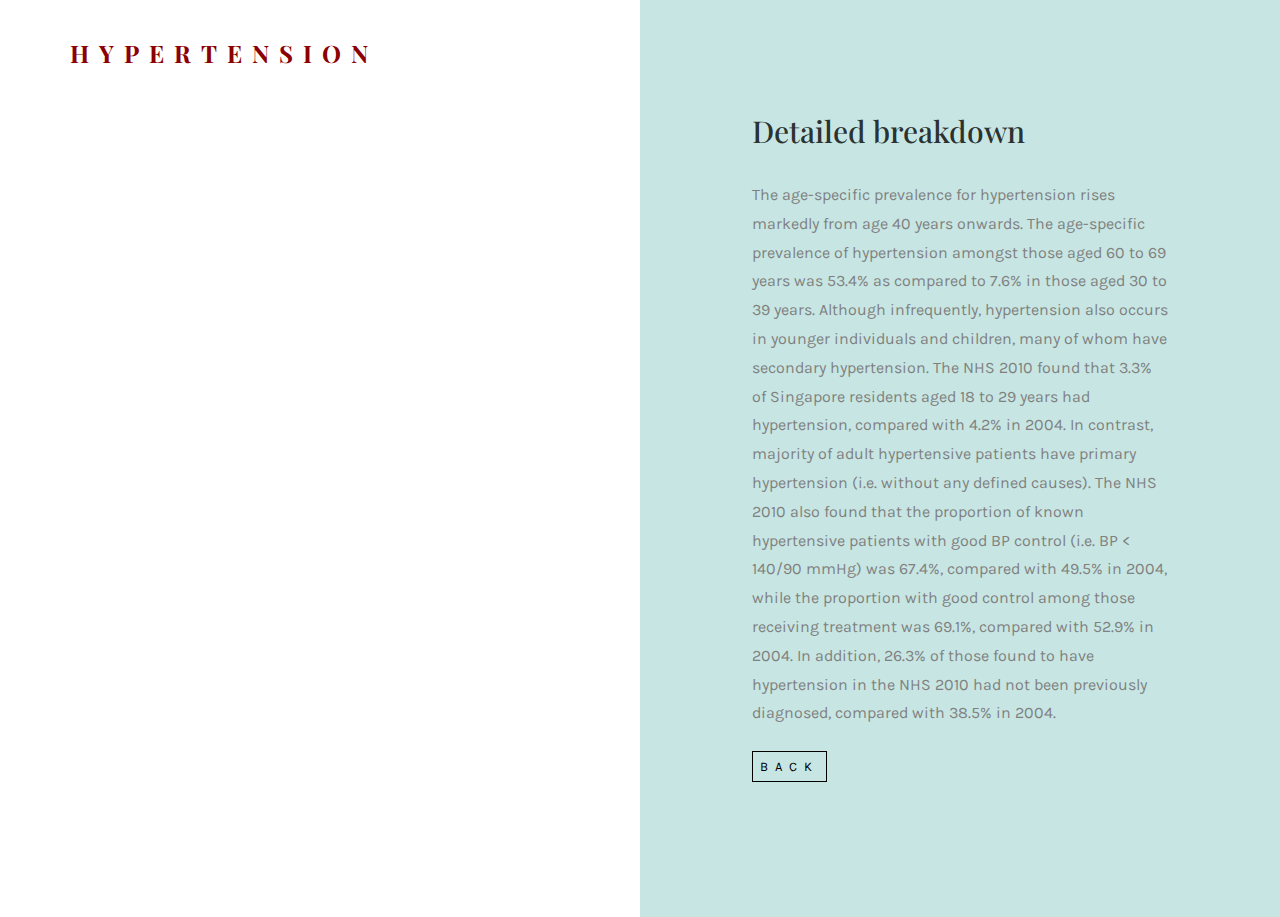
<file: gender.html>
<!DOCTYPE HTML>
<html>
	<head>
	<meta charset="utf-8">
	<meta http-equiv="X-UA-Compatible" content="IE=edge">
	<title>Hypertension</title>
	<meta name="viewport" content="width=device-width, initial-scale=1">
	<meta name="description" content="" />
	<meta name="keywords" content="" />
	<meta name="author" content="" />

  <!-- Facebook and Twitter integration -->
	<meta property="og:title" content=""/>
	<meta property="og:image" content=""/>
	<meta property="og:url" content=""/>
	<meta property="og:site_name" content=""/>
	<meta property="og:description" content=""/>
	<meta name="twitter:title" content="" />
	<meta name="twitter:image" content="" />
	<meta name="twitter:url" content="" />
	<meta name="twitter:card" content="" />

	<!-- Place favicon.ico and apple-touch-icon.png in the root directory -->
	<link rel="shortcut icon" href="favicon.ico">

	<link href="https://fonts.googleapis.com/css?family=Karla:400,700" rel="stylesheet">
	<link href="https://fonts.googleapis.com/css?family=Playfair+Display:400,400i,700" rel="stylesheet">

	<!-- Animate.css -->
	<link rel="stylesheet" href="css/animate.css">
	<!-- Icomoon Icon Fonts-->
	<link rel="stylesheet" href="css/icomoon.css">
	<!-- Bootstrap  -->
	<link rel="stylesheet" href="css/bootstrap.css">
	<!-- Owl Carousel -->
	<link rel="stylesheet" href="css/owl.carousel.min.css">
	<link rel="stylesheet" href="css/owl.theme.default.min.css">
	<!-- Magnific Popup -->
	<link rel="stylesheet" href="css/magnific-popup.css">

	<link rel="stylesheet" href="css/style.css">


	<!-- Modernizr JS -->
	<script src="js/modernizr-2.6.2.min.js"></script>
	<script src='https://d3js.org/d3.v4.min.js'></script>
	<script src="https://canvasjs.com/assets/script/canvasjs.min.js"></script>
	<script src="https://canvasjs.com/assets/script/jquery-1.11.1.min.js"></script>
	<link href="https://fonts.googleapis.com/css?family=Catamaran:100,200,300,400,500,600,700,800,900" rel="stylesheet">
	<link href="https://fonts.googleapis.com/css?family=Lato:100,100i,300,300i,400,400i,700,700i,900,900i" rel="stylesheet">
	<!-- FOR IE9 below -->
	<!--[if lt IE 9]>
	<script src="js/respond.min.js"></script>
	<![endif]-->

<style>
.slice {
		cursor: pointer;
}

.slice .main-arc {
		stroke: #fff;
		stroke-width: 1px;
}

.slice .hidden-arc {
		fill: none;
}

.slice text {
		pointer-events: none;
		dominant-baseline: middle;
		text-anchor: middle;
}
</style>
	</head>
	<body>
	<!-- <nav id="colorlib-main-nav" role="navigation">
		<a href="#" class="js-colorlib-nav-toggle colorlib-nav-toggle active"><i></i></a>
		<div class="js-fullheight colorlib-table">
			<div class="colorlib-table-cell js-fullheight">
				<div class="row">
					<div class="col-md-12">
						<div class="form-group">
							<input type="text" class="form-control" id="search" placeholder="Enter any key to search...">
							<button type="submit" class="btn btn-primary"><i class="icon-search3"></i></button>
						</div>
					</div>
				</div>
				<div class="row">
					<div class="col-md-12">
						<ul>
							<li><a href="index.html">Home</a></li>
							<li class="active"><a href="work.html">General</a></li>
							<li><a href="blog.html">Test</a></li>
							<li><a href="about.html">About</a></li>
							<li><a href="contact.html">Contact</a></li>
						</ul>
					</div>
				</div>
				<div class="row">
					<div class="col-md-12">
						<h2 class="head-title">Hypertension</h2>
						<a href="images/work-1.jpg" class="gallery image-popup-link text-center" style="background-image: url(images2/work-1.jpg);">
							<span><i class="icon-search3"></i></span>
						</a>
						<a href="images/work-2.jpg" class="gallery image-popup-link text-center" style="background-image: url(images2/work-2.jpg);">
							<span><i class="icon-search3"></i></span>
						</a>
						<a href="images/work-3.jpg" class="gallery image-popup-link text-center" style="background-image: url(images2/work-3.jpg);">
							<span><i class="icon-search3"></i></span>
						</a>
						<a href="images/work-4.jpg" class="gallery image-popup-link text-center" style="background-image: url(images2/work-4.jpg);">
							<span><i class="icon-search3"></i></span>
						</a>
					</div>
				</div>
			</div>
		</div>
	</nav> -->

	<div id="colorlib-page">
		<header>
			<div class="container">
				<div class="row">
					<div class="col-md-12">
						<div class="colorlib-navbar-brand">
							<a class="colorlib-logo" href="index.html" style="color: rgba(139,0,0)">Hypertension</a>
						</div>
						<!-- <a href="#" class="js-colorlib-nav-toggle colorlib-nav-toggle"><i></i></a> -->
					</div>
				</div>
			</div>
		</header>


		<div class="work-single-flex js-fullheight">
			<div class="col-half js-full-height work-img" id="genderChart" style="margin-top:8%; font-size: 300%">
			 </div>
<!-- <div id="genderChart"></div> -->
			<div class="col-half js-fullheight">
				<div class="display-t js-fullheight">
					<div class="display-tc js-fullheight" style="background-color: rgba(71,171,161,0.3);">
						<div class="work-desc">
							<h2>Detailed breakdown</h2>
							<p>
								The age-specific prevalence for hypertension rises markedly
								from age 40 years onwards. The age-specific prevalence of
								hypertension amongst those aged 60 to 69 years was 53.4% as
								compared to 7.6% in those aged 30 to 39 years.
								Although infrequently, hypertension also occurs in younger
								individuals and children, many of whom have secondary hypertension.
								The NHS 2010 found that 3.3% of Singapore residents aged 18 to 29 years
								had hypertension, compared with 4.2% in 2004. In contrast, majority of
								adult hypertensive patients have primary hypertension (i.e. without any defined causes).
								The NHS 2010 also found that the proportion of known hypertensive patients with good
								BP control (i.e. BP < 140/90 mmHg) was 67.4%, compared with 49.5% in 2004, while the
								proportion with good control among those receiving treatment was 69.1%, compared with
								52.9% in 2004. In addition, 26.3% of those found to have hypertension in the NHS 2010
								had not been previously diagnosed, compared with 38.5% in 2004.
							</p>
							<p><a href="work.html" class="btn-preview btn-hover">Back</a></p>
						</div>
					</div>
				</div>
			</div>
		</div>

	</div>

	<!-- jQuery -->
	<script src="js/jquery.min.js"></script>
	<!-- jQuery Easing -->
	<script src="js/jquery.easing.1.3.js"></script>
	<!-- Bootstrap -->
	<script src="js/bootstrap.min.js"></script>
	<!-- Waypoints -->
	<script src="js/jquery.waypoints.min.js"></script>
	<!-- Owl Carousel -->
	<script src="js/owl.carousel.min.js"></script>
	<!-- Magnific Popup -->
	<script src="js/jquery.magnific-popup.min.js"></script>
	<script src="js/magnific-popup-options.js"></script>

	<!-- Main JS (Do not remove) -->
	<script src="js/main.js"></script>


	</body>

	<!-- Chart starts-->
	<script>
		//slices size
		const width = (window.innerWidth + 500),
			height = (window.innerHeight + 1200),
			maxRadius = (Math.min(width, height) / 2) - 5;

		const formatNumber = d3.format(',d');

		const x = d3.scaleLinear()
			.range([0, 2 * Math.PI])
			.clamp(true);

		const y = d3.scaleSqrt()
			.range([maxRadius*.1, maxRadius]);

		//colour of slices
		const color = d3.scaleOrdinal(["#957DAD", "#D291BC", "#E0EEB4", "#FEC8D8", "#FEBCC8", "#E0FEFE", "#EAEBFF", "#FFDFD3"]);
		// const color = d3.scaleOrdinal(d3.schemeCategory20);

		const partition = d3.partition();

		const arc = d3.arc()
			.startAngle(d => x(d.x0))
			.endAngle(d => x(d.x1))
			.innerRadius(d => Math.max(0, y(d.y0)))
			.outerRadius(d => Math.max(0, y(d.y1)));

		const middleArcLine = d => {
			const halfPi = Math.PI/2;
			const angles = [x(d.x0) - halfPi, x(d.x1) - halfPi];
			const r = Math.max(0, (y(d.y0) + y(d.y1)) / 2);

			const middleAngle = (angles[1] + angles[0]) / 2;
			const invertDirection = middleAngle > 0 && middleAngle < Math.PI; // On lower quadrants write text ccw
			if (invertDirection) { angles.reverse(); }

			const path = d3.path();
			path.arc(0, 0, r, angles[0], angles[1], invertDirection);
			return path.toString();
		};

		const textFits = d => {
			const CHAR_SPACE = 6;

			const deltaAngle = x(d.x1) - x(d.x0);
			const r = Math.max(0, (y(d.y0) + y(d.y1)) / 2);
			const perimeter = r * deltaAngle;

			return d.data.name.length * CHAR_SPACE < perimeter;
		};
		// end of slices size

		//slices animation
		const svg = d3.select('#genderChart').append('svg')
			.style('width', '50vw')
			.style('height', '80vh')
			.attr('width', 900)
			.attr('height', 900)
			.attr('viewBox', `${-width / 2} ${-height / 2} ${width} ${height}`)
			.on('click', () => focusOn()); // Reset zoom on canvas click

		d3.json('https://raw.githubusercontent.com/hesterh/HCI4/master/JSON/testData1.json', (error, root) => {
			if (error) throw error;

			root = d3.hierarchy(root);
			root.sum(d => d.size);

			const slice = svg.selectAll('g.slice')
				.data(partition(root).descendants());


			slice.exit().remove();

			//to expend slices  partition(root).descendants()
			const newSlice = slice.enter()
				.append('g').attr('class', 'slice')
				.on('click', d => {
					d3.event.stopPropagation();
					focusOn(d);
				});

			newSlice.append('title')
				.text(d => d.data.name + '\n' + formatNumber(d.value));

			newSlice.append('path')
				.attr('class', 'main-arc')
				.style('fill', d => color((d.children ? d : d.parent).data.name))
				.attr('d', arc);

			newSlice.append('path')
				.attr('class', 'hidden-arc')
				.attr('id', (_, i) => `hiddenArc${i}`)
				.attr('d', middleArcLine);

			const text = newSlice.append('text')
				.attr('display', d => textFits(d) ? null : descendants());

			// Add white contour
			text.append('textPath')
				.attr('startOffset','50%')
				.attr('xlink:href', (_, i) => `#hiddenArc${i}` )
				.text(d => d.data.name)
				.style('fill', 'none')
				.style('stroke', '#fff')
				.style('stroke-width', 5)
				.style('stroke-linejoin', 'round');

			text.append('textPath')
				.attr('startOffset','50%')
				.attr('xlink:href', (_, i) => `#hiddenArc${i}` )
				.text(d => d.data.name);
		});

		function focusOn(d = { x0: 0, x1: 1, y0: 0, y1: 1 }) {
			// Reset to top-level if no data point specified

			//transition of the slices
			const transition = svg.transition()
				.duration(750)
				.tween('scale', () => {
					const xd = d3.interpolate(x.domain(), [d.x0, d.x1]),
						yd = d3.interpolate(y.domain(), [d.y0, 1]);
					return t => { x.domain(xd(t)); y.domain(yd(t)); };
				});

			transition.selectAll('path.main-arc')
				.attrTween('d', d => () => arc(d));

			transition.selectAll('path.hidden-arc')
				.attrTween('d', d => () => middleArcLine(d));

			transition.selectAll('text')
				.attrTween('display', d => () => textFits(d) ? null : 'none');

			moveStackToFront(d);

			function moveStackToFront(elD) {
				svg.selectAll('.slice').filter(d => d === elD)
					.each(function(d) {
						this.parentNode.appendChild(this);
						if (d.parent) { moveStackToFront(d.parent); }
					})
			}
		}
	</script>
</html>
</file>
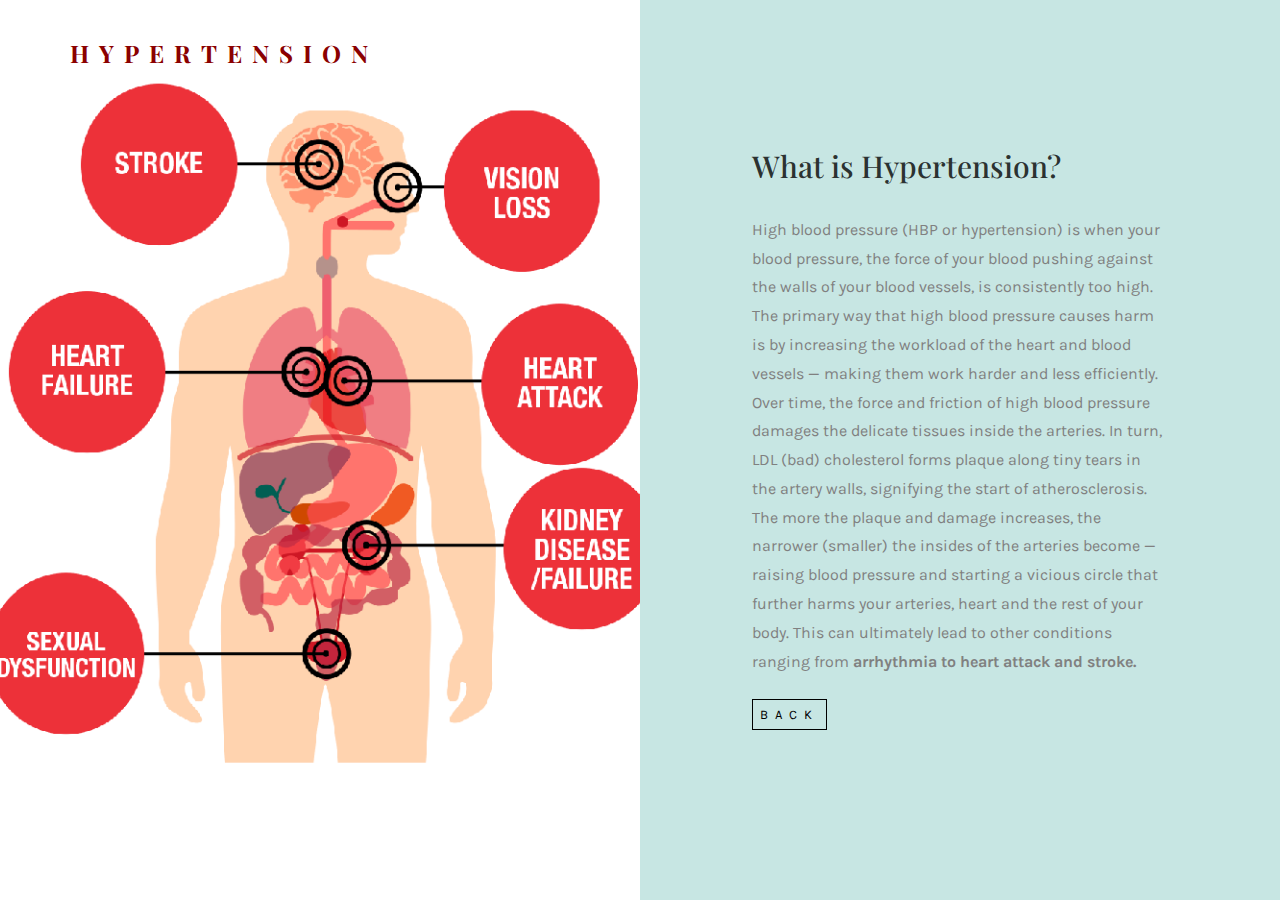
<file: intro.html>
<!DOCTYPE HTML>
<html>
	<head>
	<meta charset="utf-8">
	<meta http-equiv="X-UA-Compatible" content="IE=edge">
	<title>Hypertension</title>
	<meta name="viewport" content="width=device-width, initial-scale=1">
	<meta name="description" content="" />
	<meta name="keywords" content="" />
	<meta name="author" content="" />

  <!-- Facebook and Twitter integration -->
	<meta property="og:title" content=""/>
	<meta property="og:image" content=""/>
	<meta property="og:url" content=""/>
	<meta property="og:site_name" content=""/>
	<meta property="og:description" content=""/>
	<meta name="twitter:title" content="" />
	<meta name="twitter:image" content="" />
	<meta name="twitter:url" content="" />
	<meta name="twitter:card" content="" />

	<!-- Place favicon.ico and apple-touch-icon.png in the root directory -->
	<link rel="shortcut icon" href="favicon.ico">

	<link href="https://fonts.googleapis.com/css?family=Karla:400,700" rel="stylesheet">
	<link href="https://fonts.googleapis.com/css?family=Playfair+Display:400,400i,700" rel="stylesheet">
	
	<!-- Animate.css -->
	<link rel="stylesheet" href="css/animate.css">
	<!-- Icomoon Icon Fonts-->
	<link rel="stylesheet" href="css/icomoon.css">
	<!-- Bootstrap  -->
	<link rel="stylesheet" href="css/bootstrap.css">
	<!-- Owl Carousel -->
	<link rel="stylesheet" href="css/owl.carousel.min.css">
	<link rel="stylesheet" href="css/owl.theme.default.min.css">
	<!-- Magnific Popup -->
	<link rel="stylesheet" href="css/magnific-popup.css">

	<link rel="stylesheet" href="css/style.css">


	<!-- Modernizr JS -->
	<script src="js/modernizr-2.6.2.min.js"></script>
	<!-- FOR IE9 below -->
	<!--[if lt IE 9]>
	<script src="js/respond.min.js"></script>
	<![endif]-->

	</head>
	<body style="background-color: rgba(71,171,161,0.3);">

	<!-- <nav id="colorlib-main-nav" role="navigation">
		<a href="#" class="js-colorlib-nav-toggle colorlib-nav-toggle active"><i></i></a>
		<div class="js-fullheight colorlib-table">
			<div class="colorlib-table-cell js-fullheight">
				<div class="row">
					<div class="col-md-12">
						<div class="form-group">
							<input type="text" class="form-control" id="search" placeholder="Enter any key to search...">
							<button type="submit" class="btn btn-primary"><i class="icon-search3"></i></button>
						</div>
					</div>
				</div>
				<div class="row">
					<div class="col-md-12">
						<ul>
							<li><a href="index.html">Home</a></li>
							<li class="active"><a href="work.html">General</a></li>
							<li><a href="blog.html">Test</a></li>
							<li><a href="about.html">About</a></li>
							<li><a href="contact.html">Contact</a></li>
						</ul>
					</div>
				</div>
				<div class="row">
					<div class="col-md-12">
						<h2 class="head-title">Gallery</h2>
						<a href="images/work-1.jpg" class="gallery image-popup-link text-center" style="background-image: url(images2/work-1.jpg);">
							<span><i class="icon-search3"></i></span>
						</a>
						<a href="images/work-2.jpg" class="gallery image-popup-link text-center" style="background-image: url(images2/work-2.jpg);">
							<span><i class="icon-search3"></i></span>
						</a>
						<a href="images/work-3.jpg" class="gallery image-popup-link text-center" style="background-image: url(images2/work-3.jpg);">
							<span><i class="icon-search3"></i></span>
						</a>
						<a href="images/work-4.jpg" class="gallery image-popup-link text-center" style="background-image: url(images2/work-4.jpg);">
							<span><i class="icon-search3"></i></span>
						</a>
					</div>
				</div>
			</div>
		</div>
	</nav> -->
	
	<div id="colorlib-page">
		<header>
			<div class="container">
				<div class="row">
					<div class="col-md-12">
						<div class="colorlib-navbar-brand">
							<a class="colorlib-logo" href="index.html" style="color: rgba(139,0,0)">Hypertension</a>
						</div>
						<!-- <a href="#" class="js-colorlib-nav-toggle colorlib-nav-toggle"><i></i></a> -->
					</div>
				</div>
			</div>
		</header>
		
		<div class="work-single-flex js-fullheight">
			<div class="col-half js-full-height work-img" style="background-image: url(images2/intro.jpg);"></div>
			<div class="col-half js-fullheight">
				<div class="display-t js-fullheight">
					<div class="display-tc js-fullheight">
						<div class="work-desc">
							<h2>What is Hypertension?</h2>
							<p>
								High blood pressure (HBP or hypertension) is when your blood pressure, the force of your blood pushing against
								the walls of your blood vessels, is consistently too high. The primary way that high blood pressure causes harm 
								is by increasing the workload of the heart and blood vessels — making them work harder and less efficiently.
								Over time, the force and friction of high blood pressure damages the delicate tissues inside the arteries. In 
								turn, LDL (bad) cholesterol forms plaque along tiny tears in the artery walls, signifying the start of atherosclerosis.
								The more the plaque and damage increases, the narrower (smaller) the insides of the arteries become — raising 
								blood pressure and starting a vicious circle that further harms your arteries, heart and the rest of your body. 
								This can ultimately lead to other conditions ranging from <b>arrhythmia to heart attack and stroke.</b>
							</p>
							<p><a href="work.html" class="btn-preview btn-hover">Back</a></p>
						</div>
					</div>
				</div>
			</div>
		</div>
	</div>

	<!-- jQuery -->
	<script src="js/jquery.min.js"></script>
	<!-- jQuery Easing -->
	<script src="js/jquery.easing.1.3.js"></script>
	<!-- Bootstrap -->
	<script src="js/bootstrap.min.js"></script>
	<!-- Waypoints -->
	<script src="js/jquery.waypoints.min.js"></script>
	<!-- Owl Carousel -->
	<script src="js/owl.carousel.min.js"></script>
	<!-- Magnific Popup -->
	<script src="js/jquery.magnific-popup.min.js"></script>
	<script src="js/magnific-popup-options.js"></script>

	<!-- Main JS (Do not remove) -->
	<script src="js/main.js"></script>

	</body>
</html>
</file>
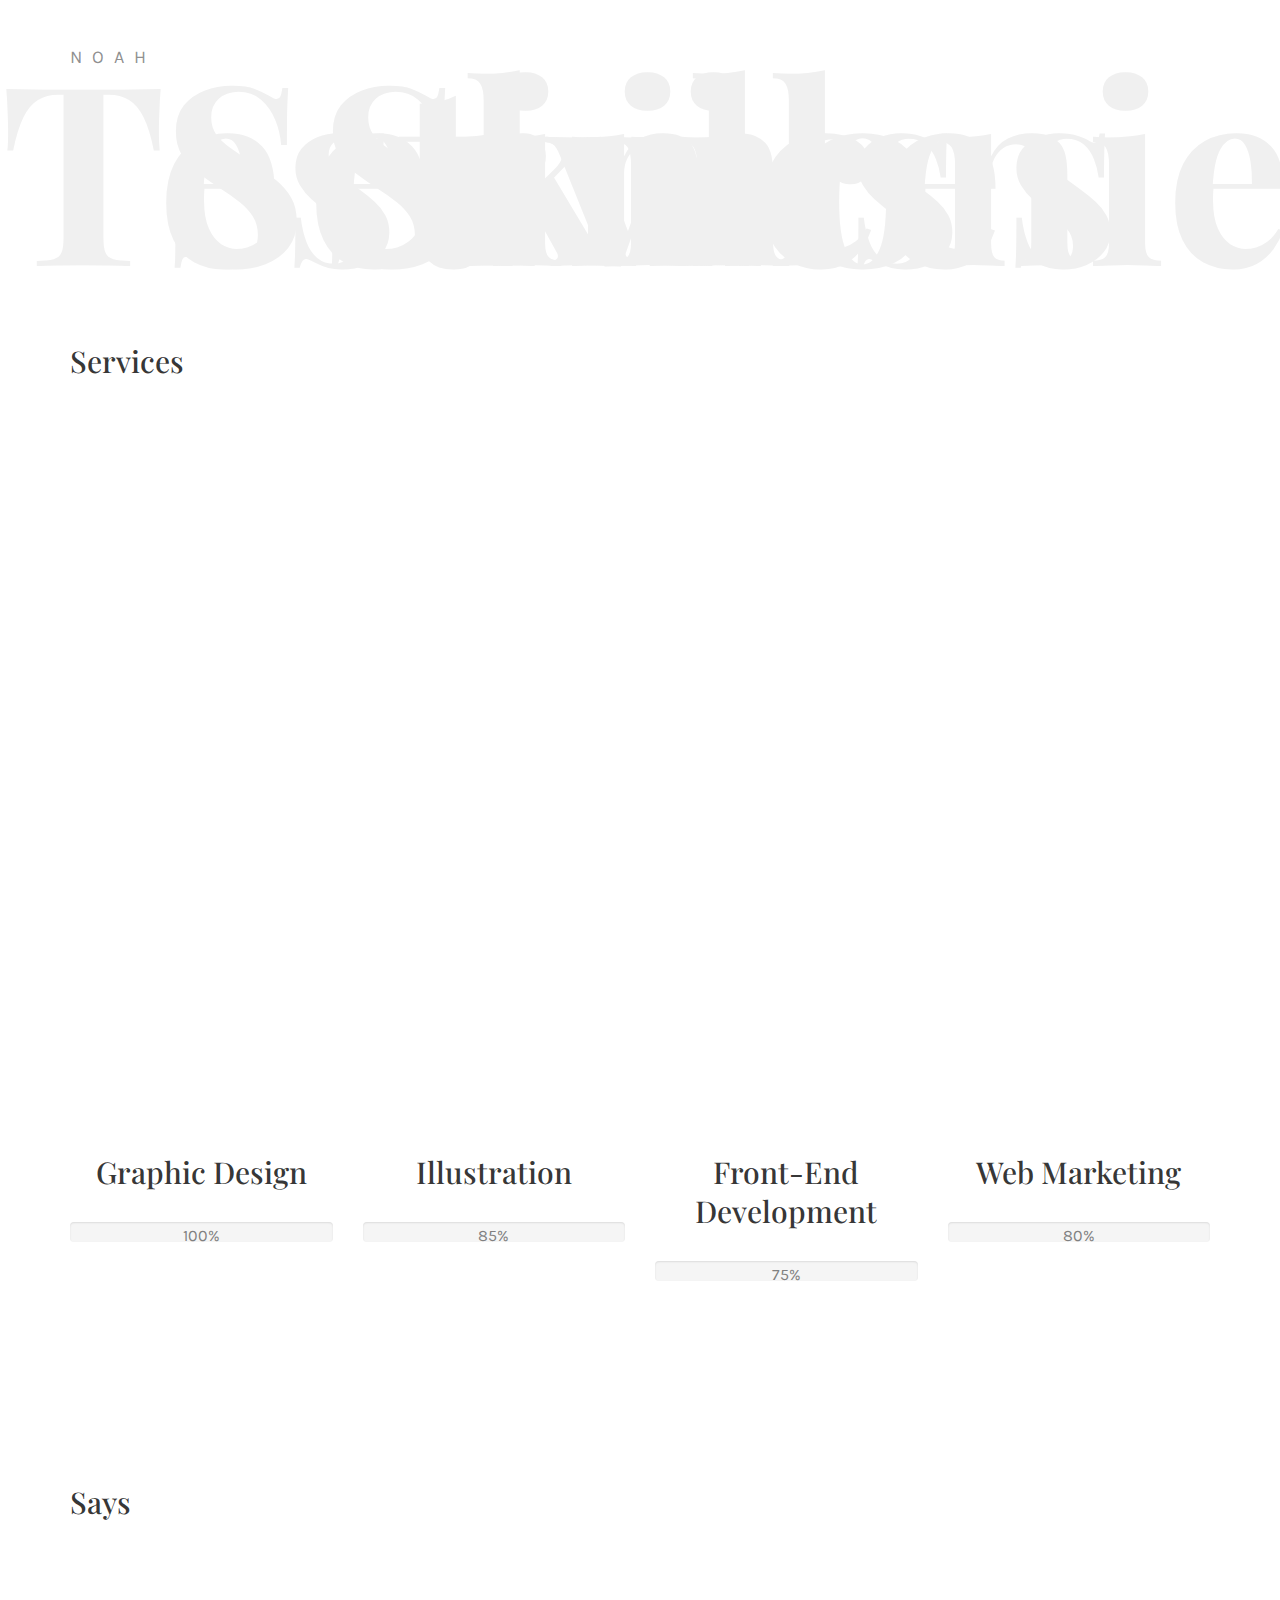
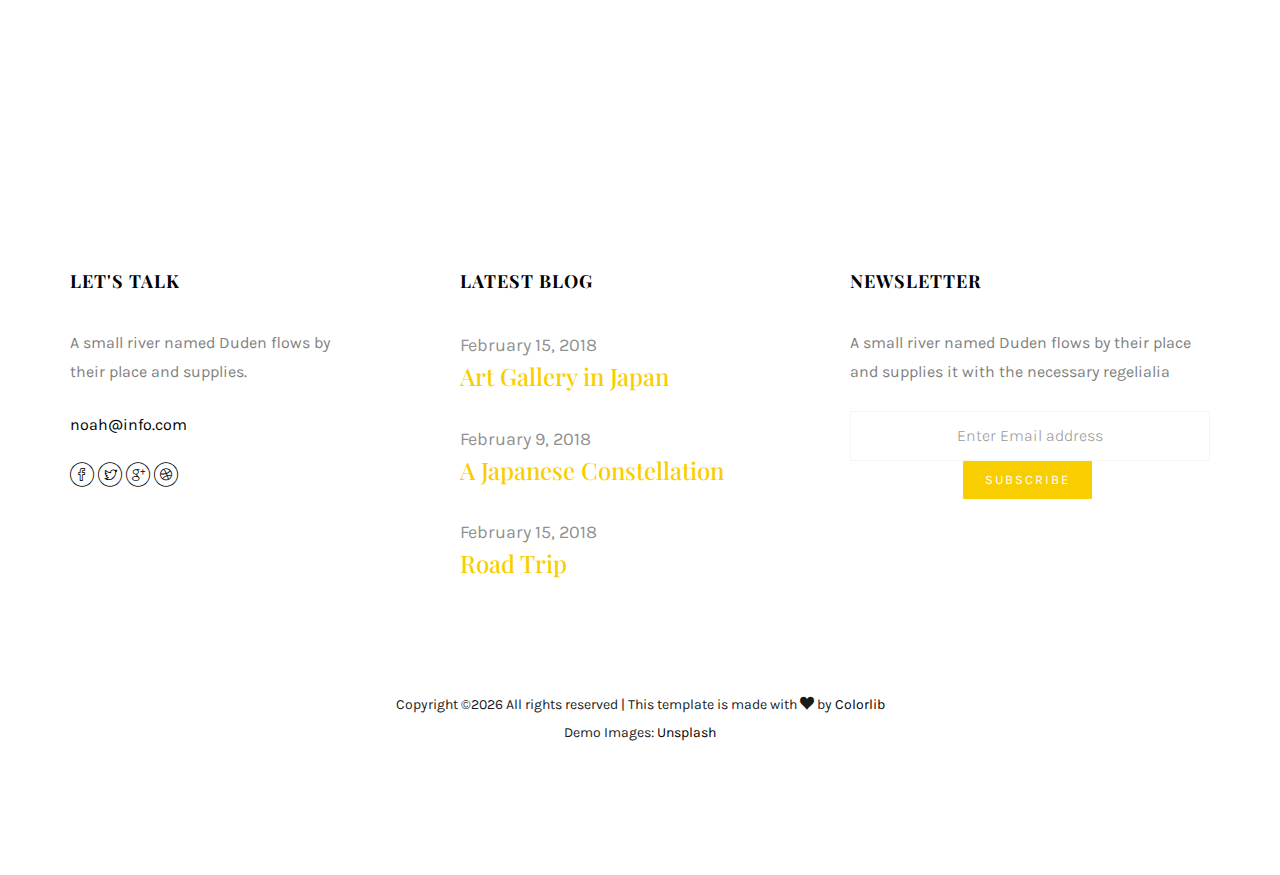
<file: services.html>
<!DOCTYPE HTML>
<html>
	<head>
	<meta charset="utf-8">
	<meta http-equiv="X-UA-Compatible" content="IE=edge">
	<title>Noah Template</title>
	<meta name="viewport" content="width=device-width, initial-scale=1">
	<meta name="description" content="" />
	<meta name="keywords" content="" />
	<meta name="author" content="" />

  <!-- Facebook and Twitter integration -->
	<meta property="og:title" content=""/>
	<meta property="og:image" content=""/>
	<meta property="og:url" content=""/>
	<meta property="og:site_name" content=""/>
	<meta property="og:description" content=""/>
	<meta name="twitter:title" content="" />
	<meta name="twitter:image" content="" />
	<meta name="twitter:url" content="" />
	<meta name="twitter:card" content="" />

	<!-- Place favicon.ico and apple-touch-icon.png in the root directory -->
	<link rel="shortcut icon" href="favicon.ico">

	<link href="https://fonts.googleapis.com/css?family=Karla:400,700" rel="stylesheet">
	<link href="https://fonts.googleapis.com/css?family=Playfair+Display:400,400i,700" rel="stylesheet">
	
	<!-- Animate.css -->
	<link rel="stylesheet" href="css/animate.css">
	<!-- Icomoon Icon Fonts-->
	<link rel="stylesheet" href="css/icomoon.css">
	<!-- Bootstrap  -->
	<link rel="stylesheet" href="css/bootstrap.css">
	<!-- Owl Carousel -->
	<link rel="stylesheet" href="css/owl.carousel.min.css">
	<link rel="stylesheet" href="css/owl.theme.default.min.css">
	<!-- Magnific Popup -->
	<link rel="stylesheet" href="css/magnific-popup.css">

	<link rel="stylesheet" href="css/style.css">


	<!-- Modernizr JS -->
	<script src="js/modernizr-2.6.2.min.js"></script>
	<!-- FOR IE9 below -->
	<!--[if lt IE 9]>
	<script src="js/respond.min.js"></script>
	<![endif]-->

	</head>
	<body>

	<!-- <nav id="colorlib-main-nav" role="navigation">
		<a href="#" class="js-colorlib-nav-toggle colorlib-nav-toggle active"><i></i></a>
		<div class="js-fullheight colorlib-table">
			<div class="colorlib-table-cell js-fullheight">
				<div class="row">
					<div class="col-md-12">
						<div class="form-group">
							<input type="text" class="form-control" id="search" placeholder="Enter any key to search...">
							<button type="submit" class="btn btn-primary"><i class="icon-search3"></i></button>
						</div>
					</div>
				</div>
				<div class="row">
					<div class="col-md-12">
						<ul>
							<li><a href="index.html">Home</a></li>
							<li class="active"><a href="services.html">Services</a></li>
							<li><a href="work.html">Work</a></li>
							<li><a href="blog.html">Blog</a></li>
							<li><a href="about.html">About</a></li>
							<li><a href="contact.html">Contact</a></li>
						</ul>
					</div>
				</div>
				<div class="row">
					<div class="col-md-12">
						<h2 class="head-title">Works</h2>
						<a href="images/work-1.jpg" class="gallery image-popup-link text-center" style="background-image: url(images/work-1.jpg);">
							<span><i class="icon-search3"></i></span>
						</a>
						<a href="images/work-2.jpg" class="gallery image-popup-link text-center" style="background-image: url(images/work-2.jpg);">
							<span><i class="icon-search3"></i></span>
						</a>
						<a href="images/work-3.jpg" class="gallery image-popup-link text-center" style="background-image: url(images/work-3.jpg);">
							<span><i class="icon-search3"></i></span>
						</a>
						<a href="images/work-4.jpg" class="gallery image-popup-link text-center" style="background-image: url(images/work-4.jpg);">
							<span><i class="icon-search3"></i></span>
						</a>
					</div>
				</div>
			</div>
		</div>
	</nav> -->
	
	<div id="colorlib-page">
		<header>
			<div class="container">
				<div class="row">
					<div class="col-md-12">
						<div class="colorlib-navbar-brand">
							<a class="colorlib-logo" href="index.html"><span>No</span><span>ah</span></a>
						</div>
						<!-- <a href="#" class="js-colorlib-nav-toggle colorlib-nav-toggle"><i></i></a> -->
					</div>
				</div>
			</div>
		</header>
		<div id="colorlib-services">
			<div class="container">
				<div class="row text-center">
					<h2 class="bold">Services</h2>
				</div>
				<div class="row">
					<div class="col-md-12">
						<div class="services-flex">
							<div class="one-third">
								<div class="row">
									<div class="col-md-12 col-md-offset-0 animate-box intro-heading">
										<span>My Services</span>
										<h2>Here Are Some of My Skills</h2>
									</div>
								</div>
								<div class="row">
									<div class="col-md-12">
										<div class="rotate">
											<h2 class="heading">Services</h2>
										</div>
									</div>
									<div class="col-md-6">
										<div class="services animate-box">
											<h3>1 - Graphic Design</h3>
											<ul>
												<li>UI Design</li>
												<li>Website &amp; Digital Design</li>
												<li>Brading &amp; Visual Identity</li>
												<li>Print Design</li>
											</ul>
										</div>
										<div class="services animate-box">
											<h3>3 - Front End Development</h3>
											<ul>
												<li>HTML / CSS</li>
												<li>JS &amp; Jquery Startup</li>
												<li>WordPress</li>
												<li>Jomla</li>
											</ul>
										</div>
									</div>
									<div class="col-md-6">
										<div class="services animate-box">
											<h3>2 - Illustration</h3>
											<ul>
												<li>Editorial</li>
												<li>Narrative</li>
												<li>Motion Graphics</li>
												<li>Animation</li>
												<li>Visual Effects</li>
											</ul>
										</div>
										<div class="services animate-box">
											<h3>4 - Web Marketing</h3>
											<ul>
												<li>Sales Marketing</li>
												<li>Invoice</li>
												<li>eCommerce</li>
											</ul>
										</div>
									</div>
								</div>
							</div>
							<div class="one-forth services-img" style="background-image: url(images/services-img.jpg);">
							</div>
						</div>
					</div>
				</div>
			</div>
		</div>

		<div id="colorlib-progress">
			<div class="container">
				<div class="row text-center">
					<h2 class="bold">Skills</h2>
				</div>
				<div class="row">
					<div class="col-md-12 col-md-offset-0 text-center animate-box intro-heading">
						<span>Skills</span>
						<h2>My Skills</h2>
					</div>
				</div>
				<div class="row">
			      <div class="col-md-3 col-sm-6 text-center">
			      	<h2 class="progress-head">Graphic Design</h2>
		            <div class="progress blue">
		                <span class="progress-left">
		                    <span class="progress-bar"></span>
		                </span>
		                <span class="progress-right">
		                    <span class="progress-bar"></span>
		                </span>
		                <div class="progress-value">100%</div>
		            </div>
		         </div>
			 
		         <div class="col-md-3 col-sm-6 text-center">
		         	<h2 class="progress-head">Illustration</h2>
		            <div class="progress yellow">
		                <span class="progress-left">
		                    <span class="progress-bar"></span>
		                </span>
		                <span class="progress-right">
		                    <span class="progress-bar"></span>
		                </span>
		                <div class="progress-value">85%</div>
		            </div>
		         </div>

		         <div class="col-md-3 col-sm-6 text-center">
		         	<h2 class="progress-head">Front-End Development</h2>
		            <div class="progress pink">
		                <span class="progress-left">
		                    <span class="progress-bar"></span>
		                </span>
		                <span class="progress-right">
		                    <span class="progress-bar"></span>
		                </span>
		                <div class="progress-value">75%</div>
		            </div>
		         </div>

		         <div class="col-md-3 col-sm-6 text-center">
		         	<h2 class="progress-head">Web Marketing</h2>
		            <div class="progress green">
		                <span class="progress-left">
		                    <span class="progress-bar"></span>
		                </span>
		                <span class="progress-right">
		                    <span class="progress-bar"></span>
		                </span>
		                <div class="progress-value">80%</div>
		            </div>
		         </div>
			   </div>
			</div>
		</div>

		<div id="colorlib-testimony">
			<div class="container">
				<div class="row text-center">
					<h2 class="bold">Testimonies</h2>
				</div>
				<div class="row">
					<div class="col-md-12 col-md-offset-0 text-center animate-box intro-heading">
						<span>Testimonies</span>
						<h2>Clients Says</h2>
					</div>
				</div>
				<div class="row">
					<div class="col-md-12">
						<div class="rotate">
							<h2 class="heading">Says</h2>
						</div>
					</div>
				</div>
				<div class="row animate-box">
					<div class="owl-carousel">
						<div class="item">
							<div class="col-md-12 text-center">
								<div class="testimony">
									<blockquote>
										<p>"A small river named Duden flows by their place and supplies it with the necessary regelialia.</p>
										<span>" &mdash; George Brooks</span>
									</blockquote>
								</div>
							</div>
						</div>
						<div class="item">
							<div class="col-md-12 text-center">
								<div class="testimony">
									<blockquote>
										<p>"Even the all-powerful Pointing has no control about the blind texts it is an almost unorthographic life One day however a small line of blind text by the name of Lorem Ipsum decided to leave for the far World of Grammar.</p>
										<span>" &mdash; Daniel Foster</span>
									</blockquote>
								</div>
							</div>
						</div>
						<div class="item">
							<div class="col-md-12 text-center">
								<div class="testimony">
									<blockquote>
										<p>"When she reached the first hills of the Italic Mountains, she had a last view back on the skyline of her hometown Bookmarksgrove</p>
										<span>" &mdash; Liam Jenkins</span>
									</blockquote>
								</div>
							</div>
						</div>
					</div>
				</div>
			</div>
		</div>

		<footer>
			<div id="footer">
				<div class="container">
					<div class="row">
						<div class="col-md-4 col-pb-sm">
							<div class="row">
								<div class="col-md-10">
									<h2>Let's Talk</h2>
									<p>A small river named Duden flows by their place and supplies.</p>
									<p><a href="#">noah@info.com</a></p>
									<p class="colorlib-social-icons">
										<a href="#"><i class="icon-facebook4"></i></a>
										<a href="#"><i class="icon-twitter3"></i></a>
										<a href="#"><i class="icon-googleplus"></i></a>
										<a href="#"><i class="icon-dribbble2"></i></a>
									</p>
								</div>
							</div>
						</div>
						<div class="col-md-4 col-pb-sm">
							<h2>Latest Blog</h2>
							<div class="f-entry">
								<a href="#" class="featured-img" style="background-image: url(images/img-1.jpg);"></a>
								<div class="desc">
									<span>February 15, 2018</span>
									<h3><a href="#">Art Gallery in Japan</a></h3>
								</div>
							</div>
							<div class="f-entry">
								<a href="#" class="featured-img" style="background-image: url(images/img-2.jpg);"></a>
								<div class="desc">
									<span>February 9, 2018</span>
									<h3><a href="#">A Japanese Constellation</a></h3>
								</div>
							</div>
							<div class="f-entry">
								<a href="#" class="featured-img" style="background-image: url(images/img-3.jpg);"></a>
								<div class="desc">
									<span>February 15, 2018</span>
									<h3><a href="#">Road Trip</a></h3>
								</div>
							</div>
						</div>
						<div class="col-md-4 col-pb-sm">
							<h2>Newsletter</h2>
							<p>A small river named Duden flows by their place and supplies it with the necessary regelialia</p>
							<div class="subscribe text-center">
								<div class="form-group">
									<input type="text" class="form-control text-center" placeholder="Enter Email address">
									<input type="submit" value="Subscribe" class="btn btn-primary btn-custom">
								</div>
							</div>
						</div>
					</div>
					<div class="row">
						<div class="col-md-12 text-center">
							<p>
								<span class="block"><!-- Link back to Colorlib can't be removed. Template is licensed under CC BY 3.0. -->
Copyright &copy;<script>document.write(new Date().getFullYear());</script> All rights reserved | This template is made with <i class="icon-heart" aria-hidden="true"></i> by <a href="https://colorlib.com" target="_blank">Colorlib</a>
<!-- Link back to Colorlib can't be removed. Template is licensed under CC BY 3.0. --><br></span> 
								<span class="block">Demo Images: <a href="http://unsplash.co/" target="_blank">Unsplash</a></span>
							</p>
						</div>
					</div>
				</div>
			</div>
		</footer>
	
	</div>

	<!-- jQuery -->
	<script src="js/jquery.min.js"></script>
	<!-- jQuery Easing -->
	<script src="js/jquery.easing.1.3.js"></script>
	<!-- Bootstrap -->
	<script src="js/bootstrap.min.js"></script>
	<!-- Waypoints -->
	<script src="js/jquery.waypoints.min.js"></script>
	<!-- Owl Carousel -->
	<script src="js/owl.carousel.min.js"></script>
	<!-- Magnific Popup -->
	<script src="js/jquery.magnific-popup.min.js"></script>
	<script src="js/magnific-popup-options.js"></script>

	<!-- Main JS (Do not remove) -->
	<script src="js/main.js"></script>

	</body>
</html>
</file>
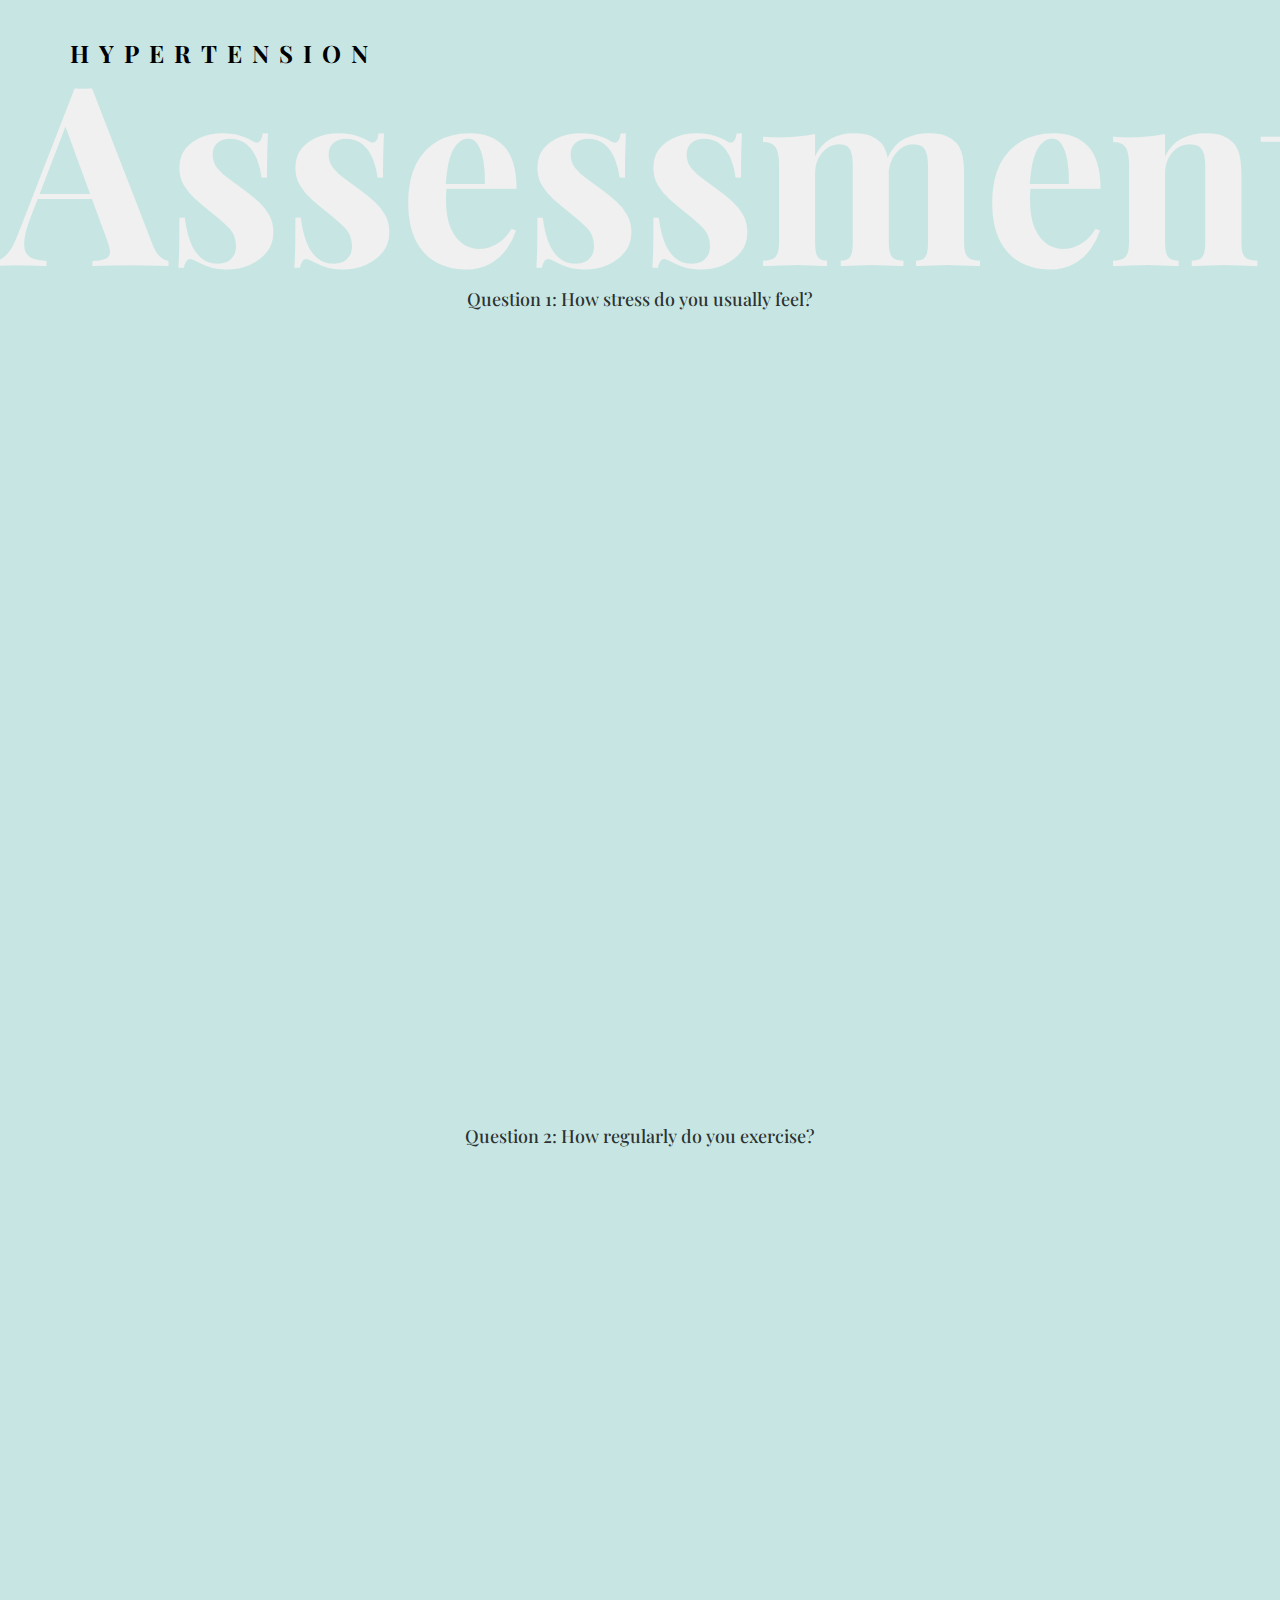
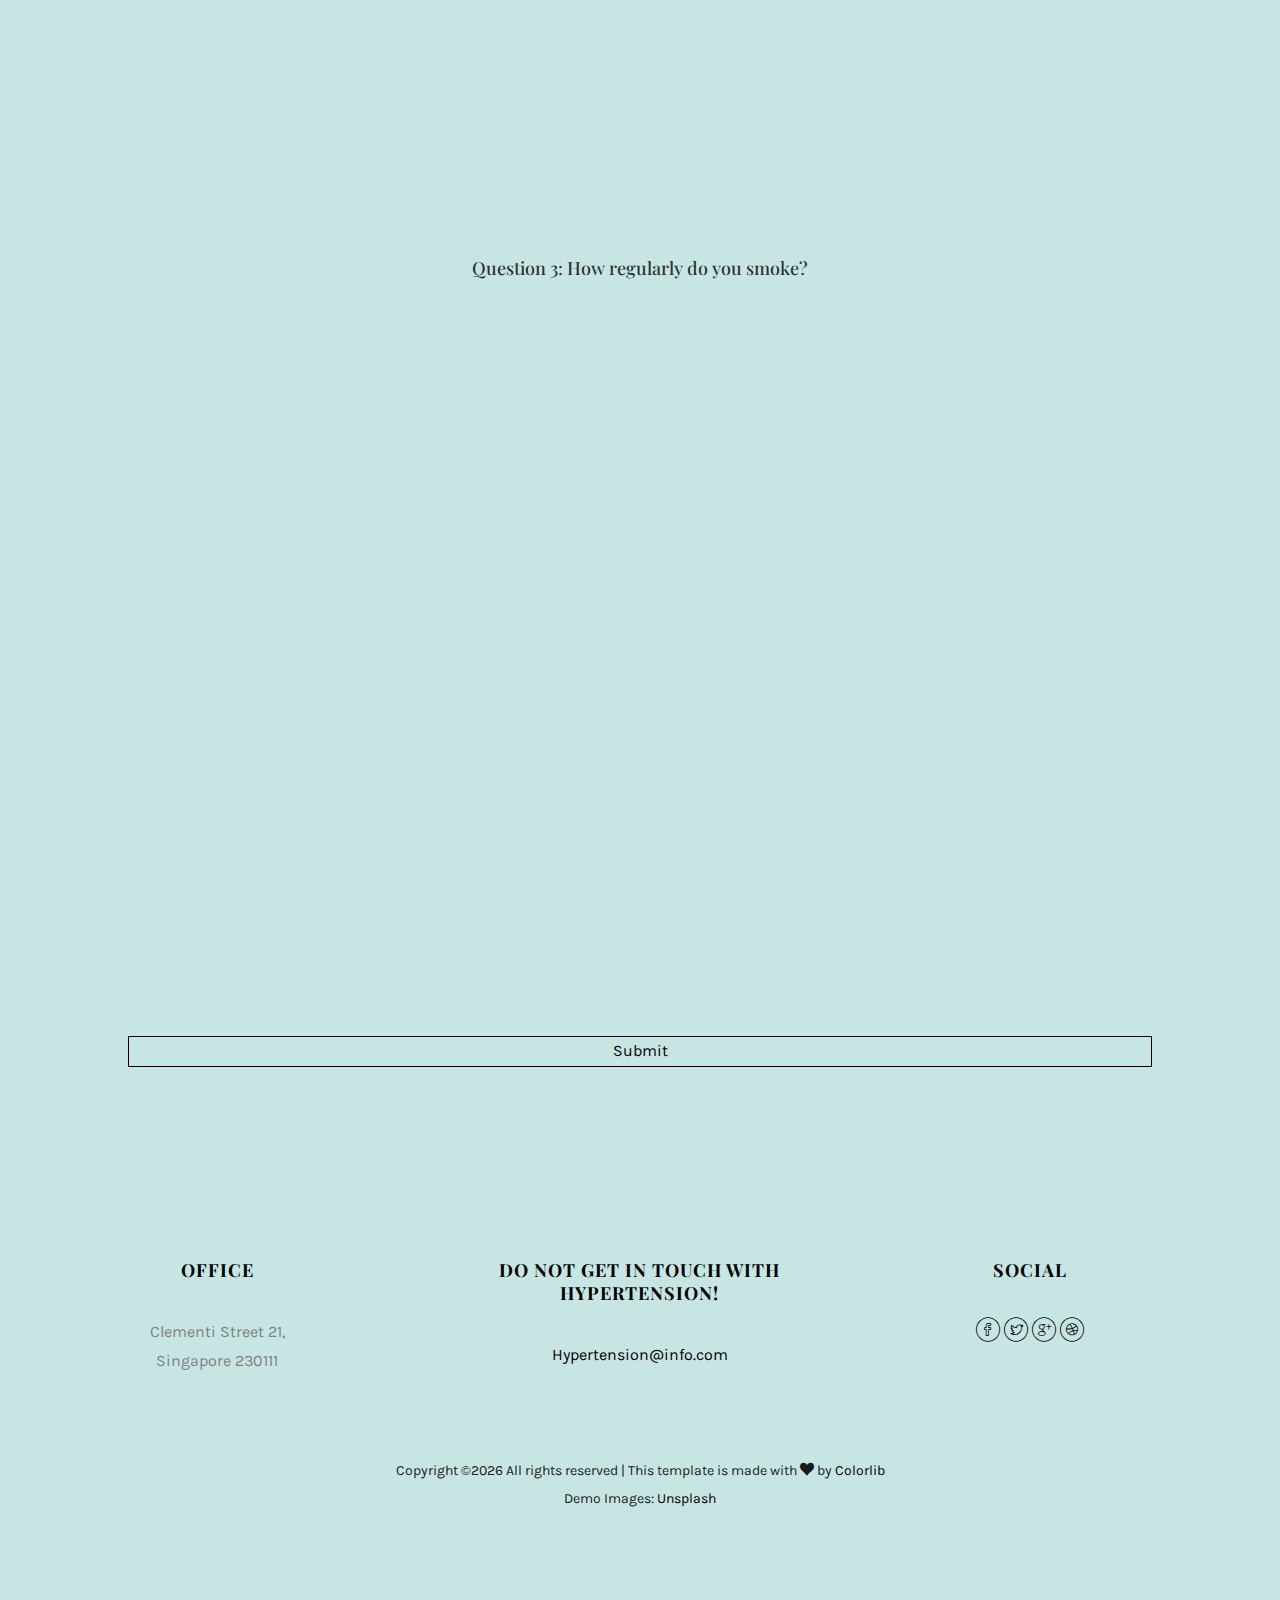
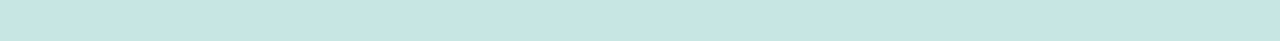
<file: test.html>
<!DOCTYPE HTML>
<html>
	<head>
	<meta charset="utf-8">
	<meta http-equiv="X-UA-Compatible" content="IE=edge">
	<title>Hypertension</title>
	<meta name="viewport" content="width=device-width, initial-scale=1">
	<meta name="description" content="" />
	<meta name="keywords" content="" />
	<meta name="author" content="" />

  <!-- Facebook and Twitter integration -->
	<meta property="og:title" content=""/>
	<meta property="og:image" content=""/>
	<meta property="og:url" content=""/>
	<meta property="og:site_name" content=""/>
	<meta property="og:description" content=""/>
	<meta name="twitter:title" content="" />
	<meta name="twitter:image" content="" />
	<meta name="twitter:url" content="" />
	<meta name="twitter:card" content="" />

	<!-- Place favicon.ico and apple-touch-icon.png in the root directory -->
	<link rel="shortcut icon" href="favicon.ico">

	<link href="https://fonts.googleapis.com/css?family=Karla:400,700" rel="stylesheet">
	<link href="https://fonts.googleapis.com/css?family=Playfair+Display:400,400i,700" rel="stylesheet">
	
	<!-- Animate.css -->
	<link rel="stylesheet" href="css/animate.css">
	<!-- Icomoon Icon Fonts-->
	<link rel="stylesheet" href="css/icomoon.css">
	<!-- Bootstrap  -->
	<link rel="stylesheet" href="css/bootstrap.css">
	<!-- Owl Carousel -->
	<link rel="stylesheet" href="css/owl.carousel.min.css">
	<link rel="stylesheet" href="css/owl.theme.default.min.css">
	<!-- Magnific Popup -->
	<link rel="stylesheet" href="css/magnific-popup.css">

	<link rel="stylesheet" href="css/style.css">


	<!-- Modernizr JS -->
	<script src="js/modernizr-2.6.2.min.js"></script>
	<!-- FOR IE9 below -->
	<!--[if lt IE 9]>
	<script src="js/respond.min.js"></script>
	<![endif]-->

	</head>
	<body style="background-color: rgba(71,171,161,0.3);">

	<!-- <nav id="colorlib-main-nav" role="navigation">
		<a href="#" class="js-colorlib-nav-toggle colorlib-nav-toggle active"><i></i></a>
		<div class="js-fullheight colorlib-table">
			<div class="colorlib-table-cell js-fullheight">
				<div class="row">
					<div class="col-md-12">
						<div class="form-group">
							<input type="text" class="form-control" id="search" placeholder="Enter any key to search...">
							<button type="submit" class="btn btn-primary"><i class="icon-search3"></i></button>
						</div>
					</div>
				</div>
				<div class="row">
					<div class="col-md-12">
						<ul>
							<li><a href="index.html">Home</a></li>
							<li><a href="work.html">General</a></li>
							<li class="active"><a href="blog.html">Test</a></li>
							<li><a href="about.html">About</a></li>
							<li><a href="contact.html">Contact</a></li>
						</ul>
					</div>
				</div>
				<div class="row">
					<div class="col-md-12">
						<h2 class="head-title">Hypertension</h2>
						<a href="images2/work-1.jpg" class="gallery image-popup-link text-center" style="background-image: url(images2/work-1.jpg);">
							<span><i class="icon-search3"></i></span>
						</a>
						<a href="images2/work-2.jpg" class="gallery image-popup-link text-center" style="background-image: url(images2/work-2.jpg);">
							<span><i class="icon-search3"></i></span>
						</a>
						<a href="images2/work-3.jpg" class="gallery image-popup-link text-center" style="background-image: url(images2/work-3.jpg);">
							<span><i class="icon-search3"></i></span>
						</a>
						<a href="images2/work-4.jpg" class="gallery image-popup-link text-center" style="background-image: url(images2/work-4.jpg);">
							<span><i class="icon-search3"></i></span>
						</a>
					</div>
				</div>
			</div>
		</div>
	</nav> -->
	
	<div id="colorlib-page">
		<header>
			<div class="container">
				<div class="row">
					<div class="col-md-12">
						<div class="colorlib-navbar-brand">
							<a class="colorlib-logo" href="index.html">Hypertension</a>
						</div>
						<!-- <a href="#" class="js-colorlib-nav-toggle colorlib-nav-toggle"><i></i></a> -->
					</div>
				</div>
			</div>
		</header>
		
		<div id="colorlib-blog">
			<div class="container" style="margin-top: 10%">
				<div class="row text-center">
					<h2 class="bold">Assessment</h2>
					<h4 style="z-index: 100; position: relative;">Question 1: How stress do you usually feel?</h4>

				</div>
				<div class="row row-pb-md">
					<div class="col-md-4">
						<div class="article animate-box stress" onclick="processStress(this)">
							<a class="blog-img">
								<img class="img-responsive" src="images/img-1.jpg" alt="html5 bootstrap by colorlib.com">
								<div class="overlay"></div>
								<!-- <div class="link">
									<span class="read">Read more</h2>
								</div> -->
							</a>

							<div class="desc">
								<span class="meta">04, Mar 2018</span>
								<h2>Acceptable</h2>
								<p>Like meh life is good, not much stress.</p>
							</div>
						</div>
					</div>
					<div class="col-md-4">
						<div class="article animate-box stress" onclick="processStress(this)">
							<a class="blog-img">
								<img class="img-responsive" src="images/img-4.jpg" alt="html5 bootstrap by colorlib.com">
								<div class="overlay"></div>
								<!-- <div class="link">
									<span class="read">Read more</h2>
								</div> -->
							</a>
							<div class="desc">
								<span class="meta">04, Mar 2018</span>
								<h2>Quite stressful</h2>
								<p>Feeling like "Why do I have so many things to do? I need to do this and that" at times.</p>
							</div>
						</div>
					</div>
					<div class="col-md-4">
						<div class="article animate-box stress" onclick="processStress(this)">
							<a class="blog-img">
								<img class="img-responsive" src="images/img-7.jpg" alt="html5 bootstrap by colorlib.com">
								<div class="overlay"></div>
								<!-- <div class="link">
									<span class="read">Read more</h2>
								</div> -->
							</a>
							<div class="desc">
								<span class="meta">04, Mar 2018</span>
								<h2>Very Stress</h2>
								<p>Always feeling anxious about work and life. "Oh mygosh, what am I going to do about this"</p>
							</div>
						</div>
					</div>
				</div>

				<div class="row text-center" style="margin-top: 10%">
						<h4 style="z-index: 100; position: relative;">Question 2: How regularly do you exercise?</h4>
				</div>
				<div class="row row-pb-md">
					<div class="col-md-4">
						<div class="article animate-box exercise" onclick="processExercise(this)">
							<a class="blog-img">
									<img class="img-responsive" src="images/img-7.jpg" alt="html5 bootstrap by colorlib.com">
									<div class="overlay"></div>
									<!-- <div class="link">
										<span class="read">Read more</h2>
									</div> -->
							</a>
							<div class="desc">
								<span class="meta">04, Mar 2018</span>
								<h2>Exercises regularly</h2>
								<p>Every week I would exercise at least for a day!</p>
								
							</div>
						</div>
					</div>
					<div class="col-md-4">
						<div class="article animate-box exercise" onclick="processExercise(this)">
							<a class="blog-img">
									<img class="img-responsive" src="images/img-7.jpg" alt="html5 bootstrap by colorlib.com">
									<div class="overlay"></div>
									<!-- <div class="link">
										<span class="read">Read more</h2>
									</div> -->
							</a>
							<div class="desc">
								<span class="meta">04, Mar 2018</span>
								<h2>Exercises once in a while</h2>
								<p>Well, when i feel like it I would go for an exercise maybe once a month.</p>
							</div>
						</div>
					</div>
					<div class="col-md-4">
						<div class="article animate-box exercise" onclick="processExercise(this)">
							<a class="blog-img">
									<img class="img-responsive" src="images/img-7.jpg" alt="html5 bootstrap by colorlib.com">
									<div class="overlay"></div>
									<!-- <div class="link">
										<span class="read">Read more</h2>
									</div> -->
							</a>
							<div class="desc">
								<span class="meta">04, Mar 2018</span>
								<h2>No regular exercise at all</h2>
								<p>Nah I do not exercise!</p>
							</div>
						</div>
					</div>
				</div>

				<div class="row text-center" style="margin-top: 10%">
						<h4 style="z-index: 100; position: relative;">Question 3: How regularly do you smoke?</h4>
				</div>
				<div class="row">
					<div class="col-md-4">
						<div class="article animate-box smoke" onclick="processSmoke(this)">
							<a class="blog-img">
									<img class="img-responsive" src="images/img-7.jpg" alt="html5 bootstrap by colorlib.com">
									<div class="overlay"></div>
									<!-- <div class="link">
										<span class="read">Read more</h2>
									</div> -->
							</a>
							<div class="desc">
								<span class="meta">04, Mar 2018</span>
								<h2>No to Smoking</h2>
								<p>I do not smoke!</p>
							</div>
						</div>
					</div>
					<div class="col-md-4">
						<div class="article animate-box smoke" onclick="processSmoke(this)">
							<a class="blog-img">
									<img class="img-responsive" src="images/img-7.jpg" alt="html5 bootstrap by colorlib.com">
									<div class="overlay"></div>
									<!-- <div class="link">
										<span class="read">Read more</h2>
									</div> -->
							</a>
							<div class="desc">
								<span class="meta">04, Mar 2018</span>
								<h2>Smokes once in a while</h2>
								<p>I smoke about 3 days once.</p>
							</div>
						</div>
					</div>
					<div class="col-md-4">
						<div class="article animate-box smoke" onclick="processSmoke(this)">
							<a class="blog-img">
									<img class="img-responsive" src="images/img-7.jpg" alt="html5 bootstrap by colorlib.com">
									<div class="overlay"></div>
									<!-- <div class="link">
										<span class="read">Read more</h2>
									</div> -->
							</a>
							<div class="desc">
								<span class="meta">04, Mar 2018</span>
								<h2>Smokes regularly</h2>
								<p>I can smoke half to 1 pack of cigarettes per day!</p>
							</div>
						</div>
					</div>
				</div>
			</div>
		</div>
		<div class="btn-preview btn-hover" onclick="processSubmission()" style="border:solid 1px black;color: black; text-align: center; margin-left: 10%; margin-right:10%;">Submit</div>
		<h2 id="results" style="text-align: center; margin-top: 5%; margin-left: 10%; margin-right:10%;"></h2>
		<!-- <div id="colorlib-subscribe">
			<div class="overlay"></div>
			<div class="container">
				<div class="row">
					<div class="col-md-8 col-md-offset-2 text-center colorlib-heading animate-box">
						<h2>Subscribe Newsletter</h2>
						<p>Subscribe our newsletter and get latest update</p>
					</div>
				</div>
				<div class="row animate-box">
					<div class="col-md-6 col-md-offset-3">
						<div class="row">
							<div class="col-md-12">
							<form class="form-inline qbstp-header-subscribe">
								<div class="col-three-forth">
									<div class="form-group">
										<input type="text" class="form-control" id="email" placeholder="Enter your email">
									</div>
								</div>
								<div class="col-one-third">
									<div class="form-group">
										<button type="submit" class="btn btn-primary">Subscribe Now</button>
									</div>
								</div>
							</form>
							</div>
						</div>
					</div>
				</div>
			</div>
		</div> -->

		<footer>
			<div id="footer">
				<div class="container">
					<div class="row">
						<div class="col-md-4 col-pb-sm text-center">
							<div class="row">
								<div class="col-md-10">
									<h2>Office</h2>
									<p>Clementi Street 21, <br> Singapore 230111</p>
								</div>
							</div>
						</div>
						<div class="col-md-4 col-pb-sm text-center">
							<h2>Do not Get in Touch with Hypertension!</h2>
							<p><a href="#">Hypertension@info.com</a></p>
						</div>
						<div class="col-md-4 col-pb-sm text-center">
							<h2>Social</h2>
							<p class="colorlib-social-icons">
								<a href="#"><i class="icon-facebook4"></i></a>
								<a href="#"><i class="icon-twitter3"></i></a>
								<a href="#"><i class="icon-googleplus"></i></a>
								<a href="#"><i class="icon-dribbble2"></i></a>
							</p>
						</div>
					</div>
					<div class="row">
						<div class="col-md-12 text-center">
							<p>
								<span class="block"><!-- Link back to Colorlib can't be removed. Template is licensed under CC BY 3.0. -->
Copyright &copy;<script>document.write(new Date().getFullYear());</script> All rights reserved | This template is made with <i class="icon-heart" aria-hidden="true"></i> by <a href="https://colorlib.com" target="_blank">Colorlib</a>
<!-- Link back to Colorlib can't be removed. Template is licensed under CC BY 3.0. --><br></span> 
								<span class="block">Demo Images: <a href="http://unsplash.co/" target="_blank">Unsplash</a></span>
							</p>
						</div>
					</div>
				</div>
			</div>
		</footer>
	
	</div>

	<!-- jQuery -->
	<script src="js/jquery.min.js"></script>
	<!-- jQuery Easing -->
	<script src="js/jquery.easing.1.3.js"></script>
	<!-- Bootstrap -->
	<script src="js/bootstrap.min.js"></script>
	<!-- Waypoints -->
	<script src="js/jquery.waypoints.min.js"></script>
	<!-- Owl Carousel -->
	<script src="js/owl.carousel.min.js"></script>
	<!-- Magnific Popup -->
	<script src="js/jquery.magnific-popup.min.js"></script>
	<script src="js/magnific-popup-options.js"></script>

	<!-- Main JS (Do not remove) -->
	<script src="js/main.js"></script>

	<!-- Processing responses -->
	<script>
		window.onload = function () {
			// Get 1st element of each class and set default value
			// Get stress elements
			document.getElementsByClassName("stress").item(0).value = 1;
			document.getElementsByClassName("stress").item(0).style.border = "solid 1px black";

			// Get Exercise elements
			document.getElementsByClassName("exercise").item(0).value = 1;
			document.getElementsByClassName("exercise").item(0).style.border = "solid 1px black";

			// Get Smoke elements
			document.getElementsByClassName("smoke").item(0).value = 1;
			document.getElementsByClassName("smoke").item(0).style.border = "solid 1px black";
		}


		function processStress(current) {
			var listElements = document.getElementsByClassName("stress")
			var i;
			for(i =0; i < listElements.length; i++) {
				if (listElements.item(i) != current) {
					listElements.item(i).style.border = "";
					listElements.item(i).value = 0;
				}
				else {
					current.value = i + 1;
				}
			}
			current.style.border = "solid 1px black";
			//console.log("Stress Current Value: " + current.value);
		}

		function processExercise(current) {
			var listElements = document.getElementsByClassName("exercise")
			var i;
			for(i =0; i < listElements.length; i++) {
				if (listElements.item(i) != current) {
					listElements.item(i).style.border = "";
					listElements.item(i).value = 0;
				}
				else {
					current.value = i + 1;
				}
			}
			current.style.border = "solid 1px black";
			//console.log("Exercise Current Value: " + current.value);
		}

		function processSmoke(current) {
			var listElements = document.getElementsByClassName("smoke")
			var i;
			for(i =0; i < listElements.length; i++) {
				if (listElements.item(i) != current) {
					listElements.item(i).style.border = "";
					listElements.item(i).value = 0;
				}
				else {
					current.value = i + 1;
				}
			}
			current.style.border = "solid 1px black";
			//console.log("Smoke Current Value: " + current.value);
		}

		// Processing submission
		// The higher the score the more risky the person is towards Hypertension
		function processSubmission() {
			var listStress = document.getElementsByClassName("stress")
			var i;
			var total = 0;
			for(i =0; i < listStress.length; i++) {
				var value = listStress.item(i).value;
				if (value != 0 && value != null) {
					total += value;
				}
			}

			var listExercise = document.getElementsByClassName("exercise")
			for(i =0; i < listExercise.length; i++) {
				var value = listExercise.item(i).value;
				if (value != 0 && value != null) {
					total += value;
				}
			}

			var listSmoke = document.getElementsByClassName("smoke")
			for(i =0; i < listSmoke.length; i++) {
				var value = listSmoke.item(i).value;
				if (value != 0 && value != null) {
					total += value;
				}
			}

			var result = document.getElementById("results");
			result.style.background = "rgba(0,0,0)";
			if(total <= 3) {
				result.innerHTML = "Low risk! Total Score: " + total;
				result.style.color = "yellow";
			} else if (total <= 6) {
				result.innerHTML = "Moderate risk! Total Score: " + total;
				result.style.color = "green";
			} else {
				result.innerHTML = "High risk! Total Score: " + total;
				result.style.color = "red";
			}
		}
	</script>

	</body>
</html>
</file>
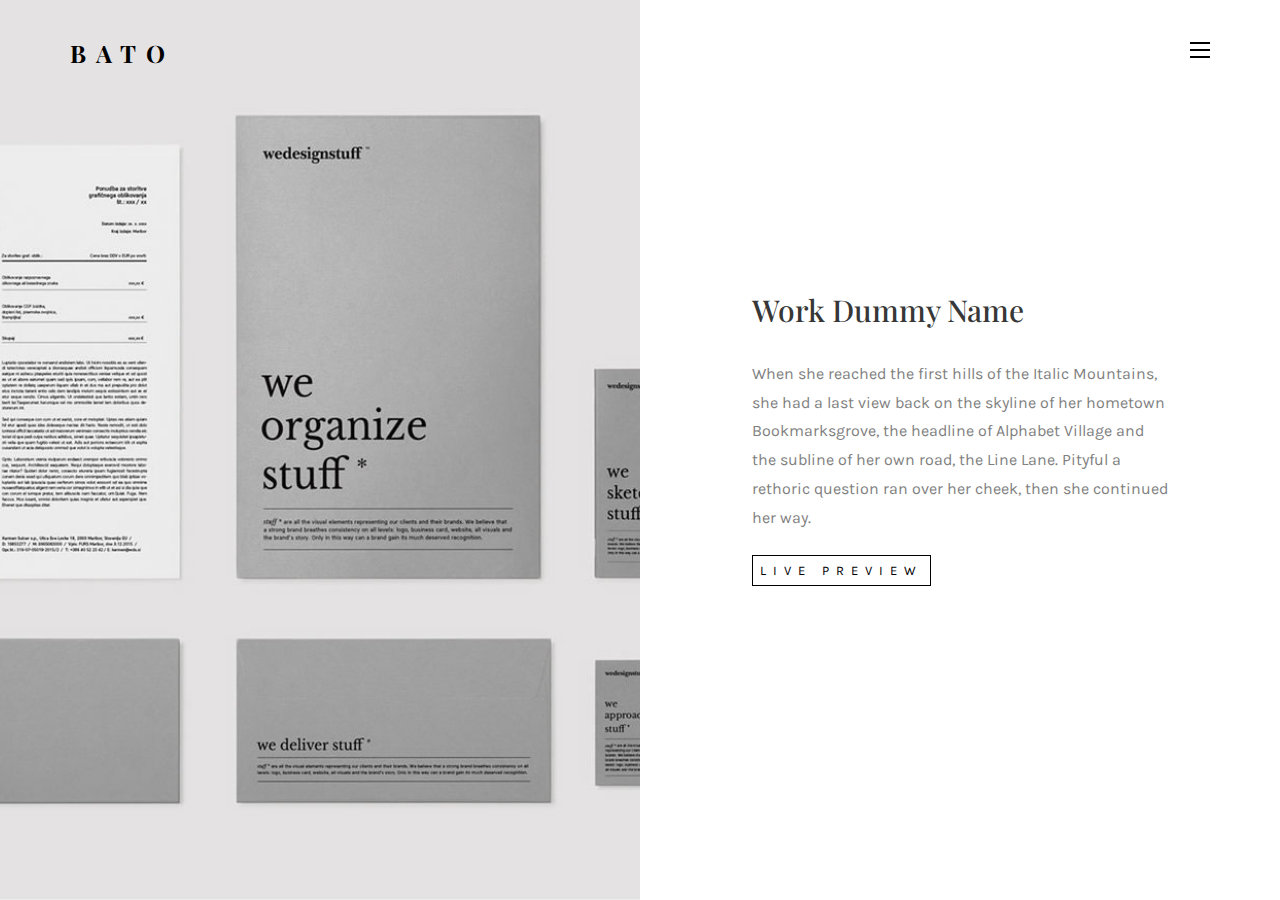
<file: work-single.html>
<!DOCTYPE HTML>
<html>
	<head>
	<meta charset="utf-8">
	<meta http-equiv="X-UA-Compatible" content="IE=edge">
	<title>Bato Template</title>
	<meta name="viewport" content="width=device-width, initial-scale=1">
	<meta name="description" content="" />
	<meta name="keywords" content="" />
	<meta name="author" content="" />

  <!-- Facebook and Twitter integration -->
	<meta property="og:title" content=""/>
	<meta property="og:image" content=""/>
	<meta property="og:url" content=""/>
	<meta property="og:site_name" content=""/>
	<meta property="og:description" content=""/>
	<meta name="twitter:title" content="" />
	<meta name="twitter:image" content="" />
	<meta name="twitter:url" content="" />
	<meta name="twitter:card" content="" />

	<!-- Place favicon.ico and apple-touch-icon.png in the root directory -->
	<link rel="shortcut icon" href="favicon.ico">

	<link href="https://fonts.googleapis.com/css?family=Karla:400,700" rel="stylesheet">
	<link href="https://fonts.googleapis.com/css?family=Playfair+Display:400,400i,700" rel="stylesheet">
	
	<!-- Animate.css -->
	<link rel="stylesheet" href="css/animate.css">
	<!-- Icomoon Icon Fonts-->
	<link rel="stylesheet" href="css/icomoon.css">
	<!-- Bootstrap  -->
	<link rel="stylesheet" href="css/bootstrap.css">
	<!-- Owl Carousel -->
	<link rel="stylesheet" href="css/owl.carousel.min.css">
	<link rel="stylesheet" href="css/owl.theme.default.min.css">
	<!-- Magnific Popup -->
	<link rel="stylesheet" href="css/magnific-popup.css">

	<link rel="stylesheet" href="css/style.css">


	<!-- Modernizr JS -->
	<script src="js/modernizr-2.6.2.min.js"></script>
	<!-- FOR IE9 below -->
	<!--[if lt IE 9]>
	<script src="js/respond.min.js"></script>
	<![endif]-->

	</head>
	<body>

	<nav id="colorlib-main-nav" role="navigation">
		<a href="#" class="js-colorlib-nav-toggle colorlib-nav-toggle active"><i></i></a>
		<div class="js-fullheight colorlib-table">
			<div class="colorlib-table-cell js-fullheight">
				<div class="row">
					<div class="col-md-12">
						<div class="form-group">
							<input type="text" class="form-control" id="search" placeholder="Enter any key to search...">
							<button type="submit" class="btn btn-primary"><i class="icon-search3"></i></button>
						</div>
					</div>
				</div>
				<div class="row">
					<div class="col-md-12">
						<ul>
							<li><a href="index.html">Home</a></li>
							<li class="active"><a href="work.html">Work</a></li>
							<li><a href="blog.html">Blog</a></li>
							<li><a href="about.html">About</a></li>
							<li><a href="contact.html">Contact</a></li>
						</ul>
					</div>
				</div>
				<div class="row">
					<div class="col-md-12">
						<h2 class="head-title">Gallery</h2>
						<a href="images/work-1.jpg" class="gallery image-popup-link text-center" style="background-image: url(images/work-1.jpg);">
							<span><i class="icon-search3"></i></span>
						</a>
						<a href="images/work-2.jpg" class="gallery image-popup-link text-center" style="background-image: url(images/work-2.jpg);">
							<span><i class="icon-search3"></i></span>
						</a>
						<a href="images/work-3.jpg" class="gallery image-popup-link text-center" style="background-image: url(images/work-3.jpg);">
							<span><i class="icon-search3"></i></span>
						</a>
						<a href="images/work-4.jpg" class="gallery image-popup-link text-center" style="background-image: url(images/work-4.jpg);">
							<span><i class="icon-search3"></i></span>
						</a>
					</div>
				</div>
			</div>
		</div>
	</nav>
	
	<div id="colorlib-page">
		<header>
			<div class="container">
				<div class="row">
					<div class="col-md-12">
						<div class="colorlib-navbar-brand">
							<a class="colorlib-logo" href="index.html">Bato</a>
						</div>
						<a href="#" class="js-colorlib-nav-toggle colorlib-nav-toggle"><i></i></a>
					</div>
				</div>
			</div>
		</header>
		
		<div class="work-single-flex js-fullheight">
			<div class="col-half js-full-height work-img" style="background-image: url(images/work-3.jpg);"></div>
			<div class="col-half js-fullheight">
				<div class="display-t js-fullheight">
					<div class="display-tc js-fullheight">
						<div class="work-desc">
							<h2>Work Dummy Name</h2>
							<p>When she reached the first hills of the Italic Mountains, she had a last view back on the skyline of her hometown Bookmarksgrove, the headline of Alphabet Village and the subline of her own road, the Line Lane. Pityful a rethoric question ran over her cheek, then she continued her way.</p>
							<p><a href="#" class="btn-preview">Live Preview</a></p>
						</div>
					</div>
				</div>
			</div>
		</div>
	
	</div>

	<!-- jQuery -->
	<script src="js/jquery.min.js"></script>
	<!-- jQuery Easing -->
	<script src="js/jquery.easing.1.3.js"></script>
	<!-- Bootstrap -->
	<script src="js/bootstrap.min.js"></script>
	<!-- Waypoints -->
	<script src="js/jquery.waypoints.min.js"></script>
	<!-- Owl Carousel -->
	<script src="js/owl.carousel.min.js"></script>
	<!-- Magnific Popup -->
	<script src="js/jquery.magnific-popup.min.js"></script>
	<script src="js/magnific-popup-options.js"></script>

	<!-- Main JS (Do not remove) -->
	<script src="js/main.js"></script>

	</body>
</html>
</file>
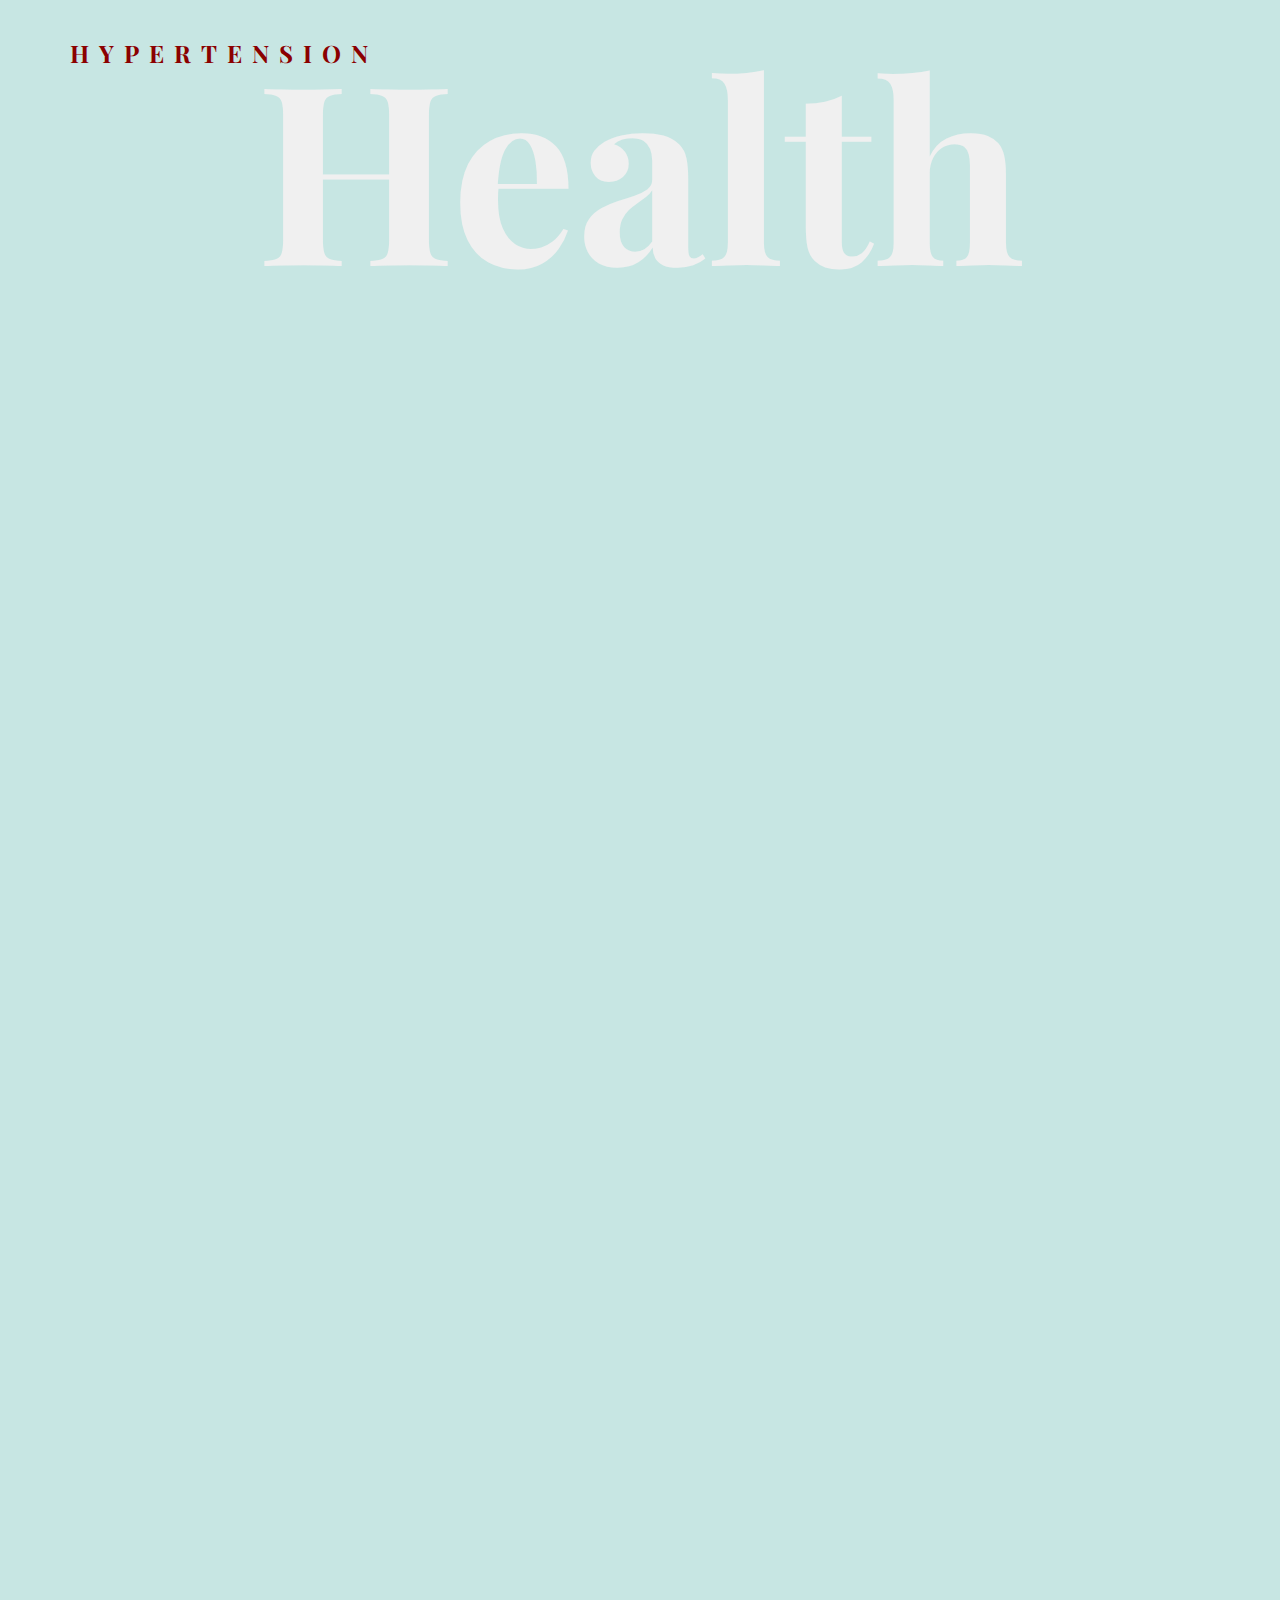
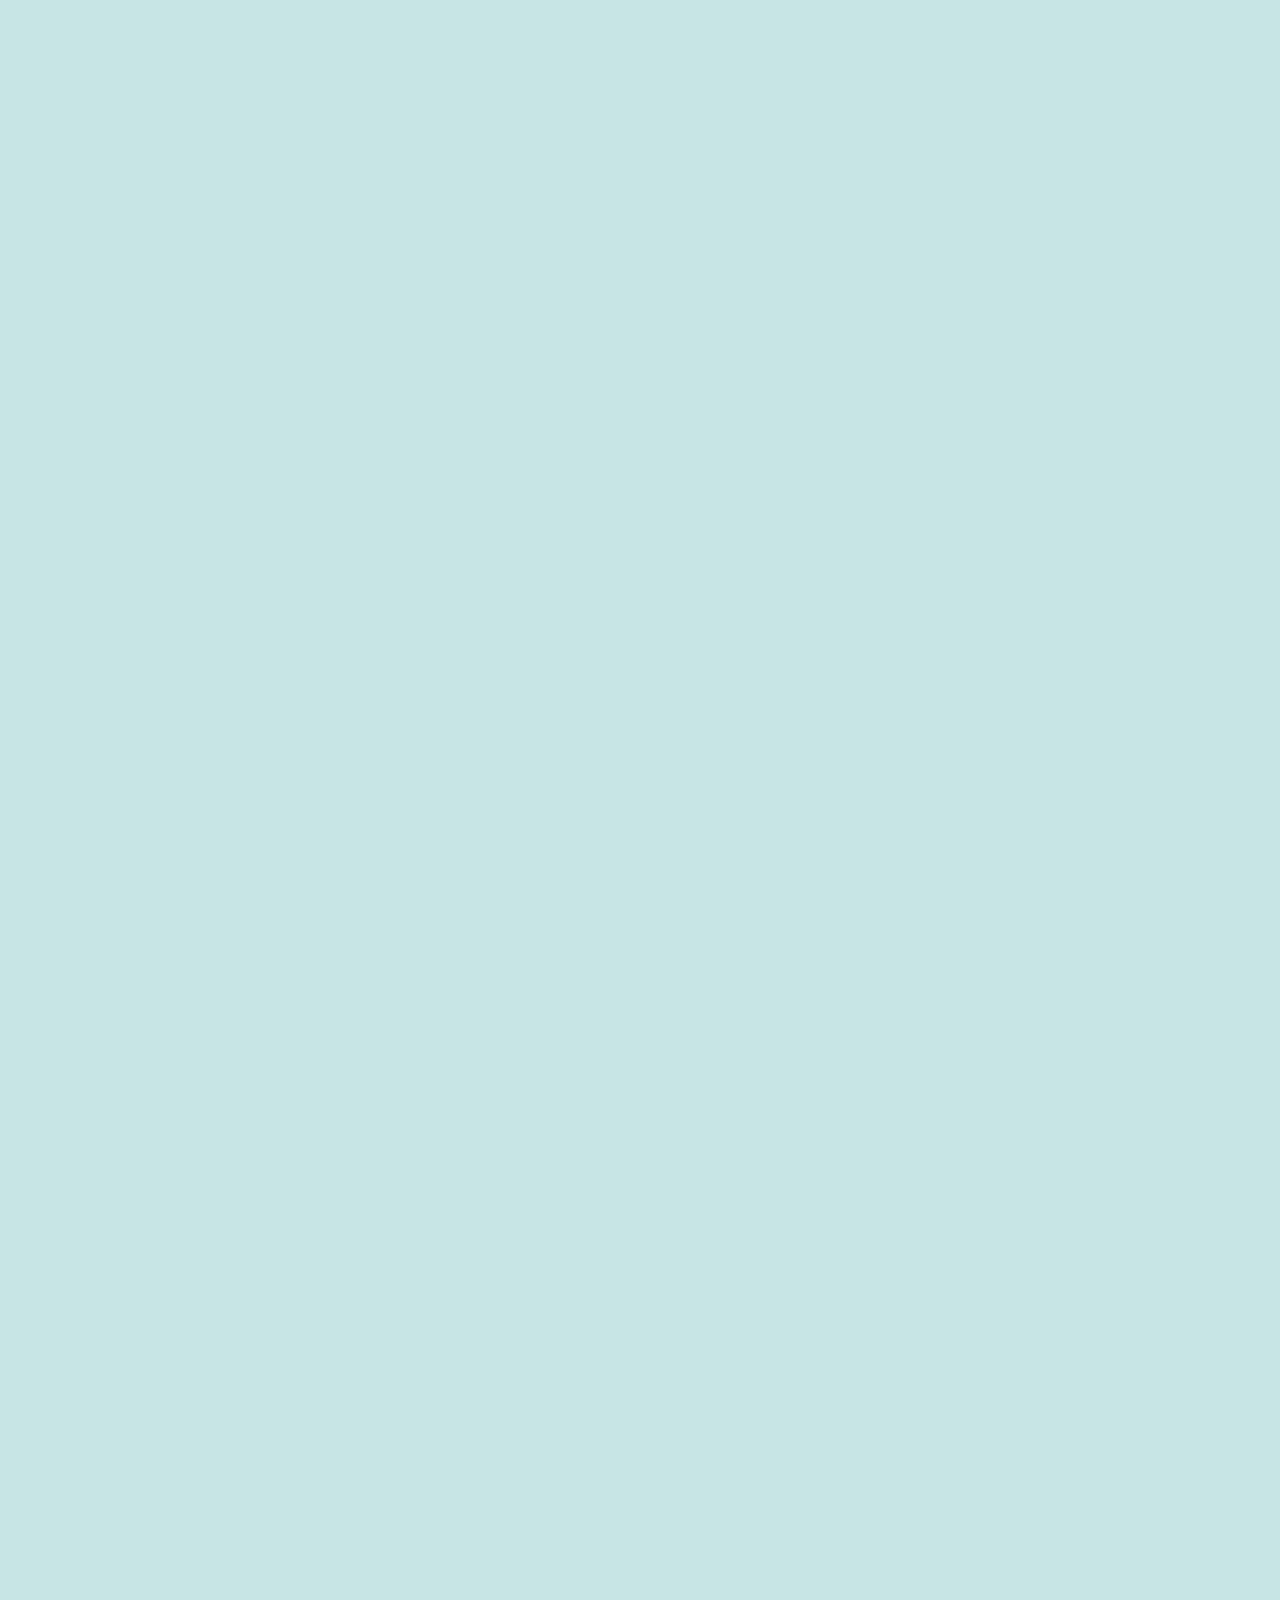
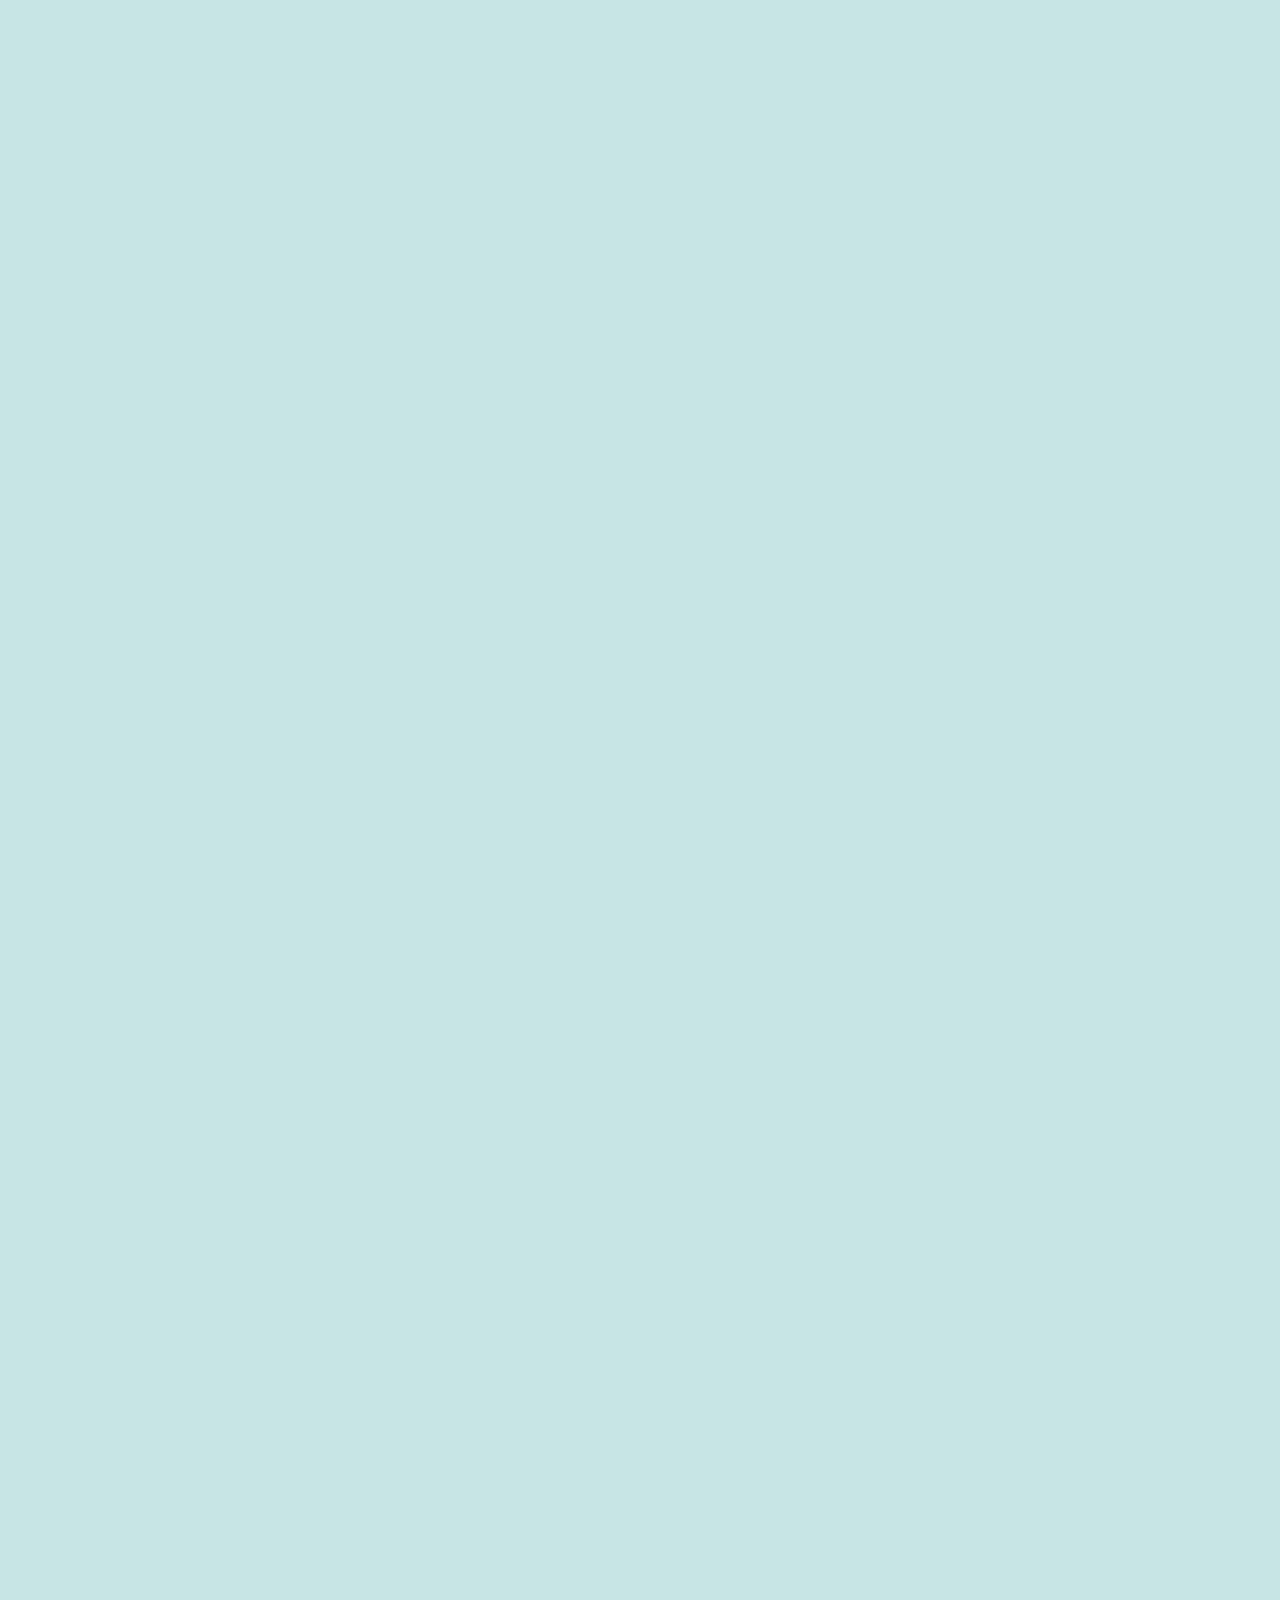
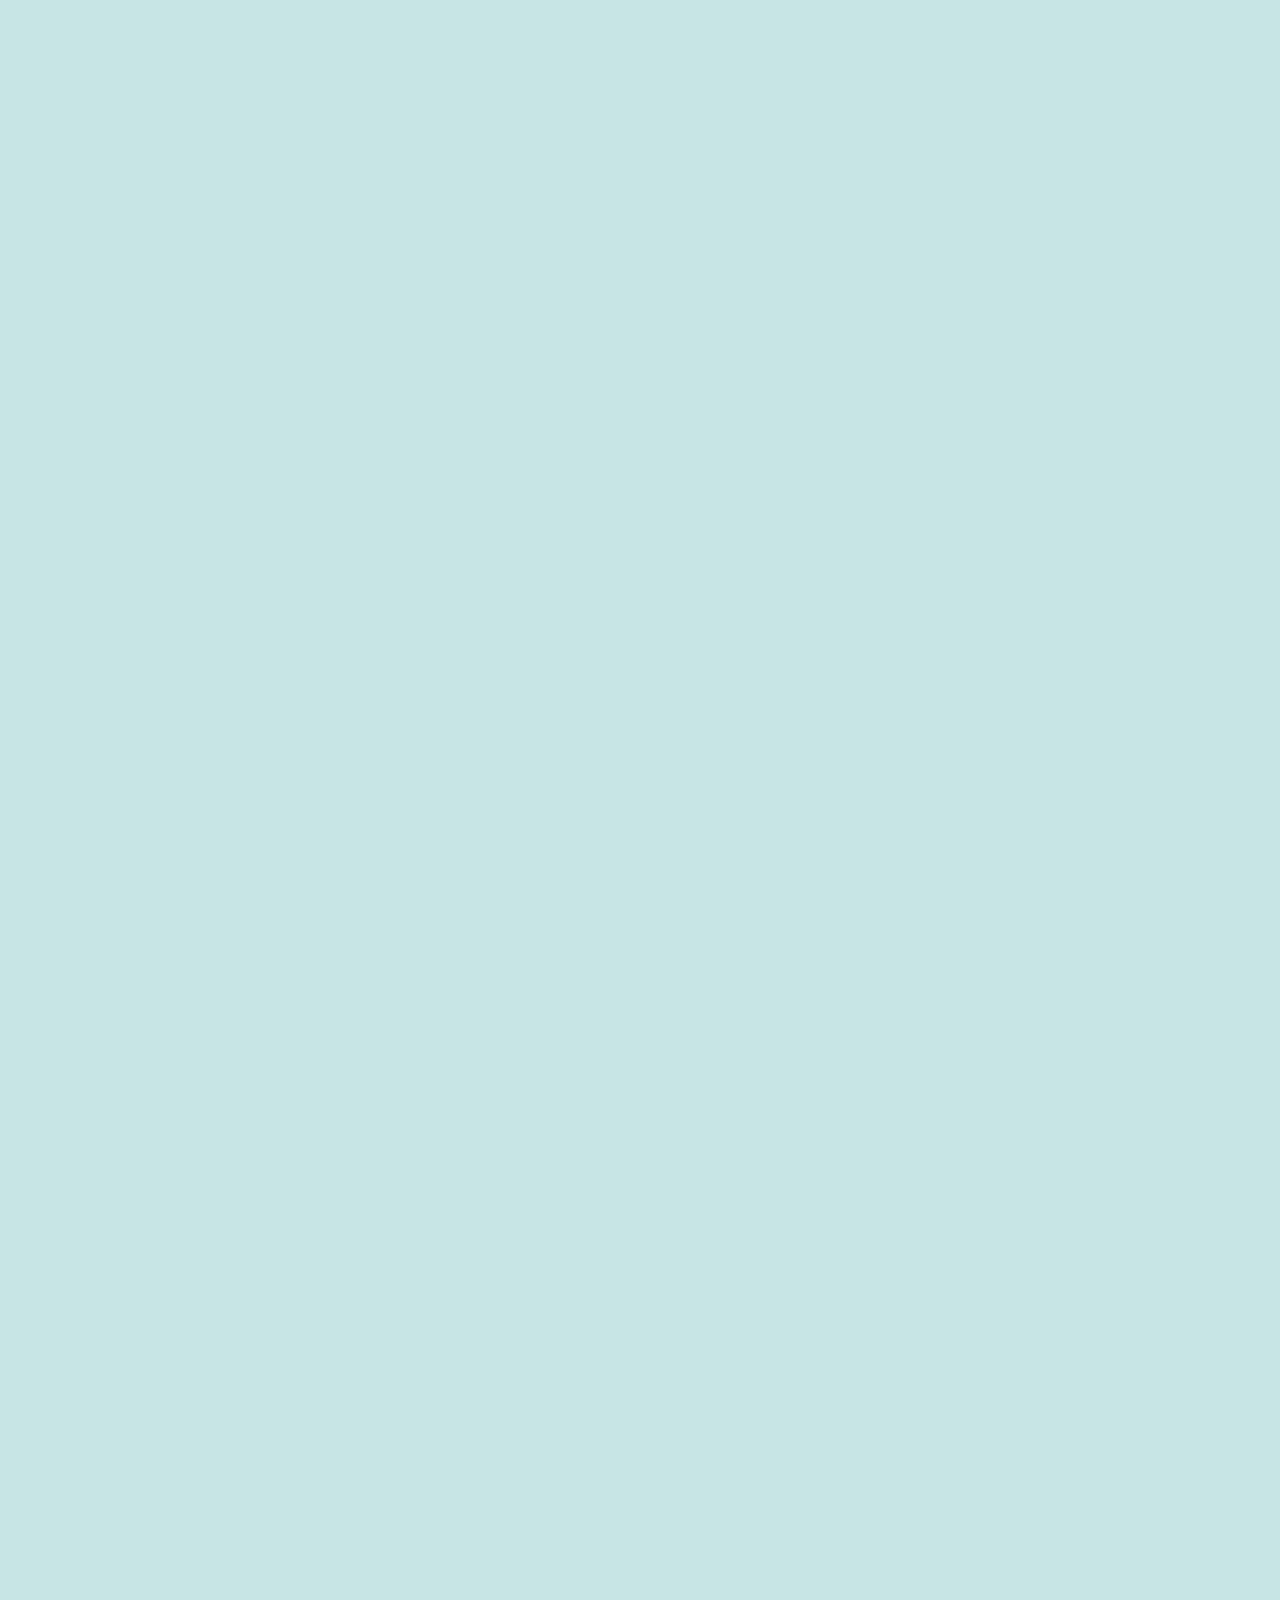
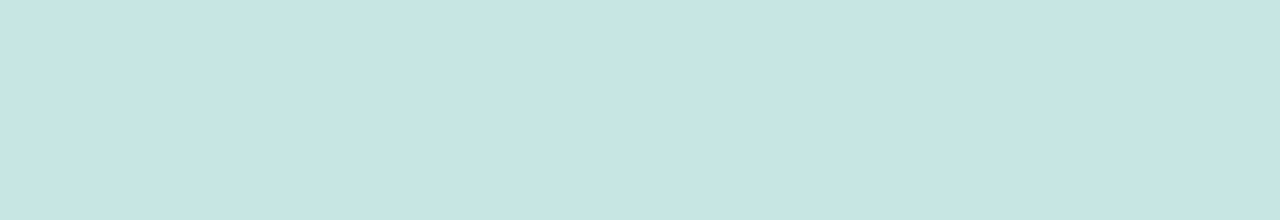
<file: work.html>
<!DOCTYPE HTML>
<html>
	<head>
	<meta charset="utf-8">
	<meta http-equiv="X-UA-Compatible" content="IE=edge">
	<title>Hypertension</title>
	<meta name="viewport" content="width=device-width, initial-scale=1">
	<meta name="description" content="" />
	<meta name="keywords" content="" />
	<meta name="author" content="" />

  <!-- Facebook and Twitter integration -->
	<meta property="og:title" content=""/>
	<meta property="og:image" content=""/>
	<meta property="og:url" content=""/>
	<meta property="og:site_name" content=""/>
	<meta property="og:description" content=""/>
	<meta name="twitter:title" content="" />
	<meta name="twitter:image" content="" />
	<meta name="twitter:url" content="" />
	<meta name="twitter:card" content="" />

	<!-- Place favicon.ico and apple-touch-icon.png in the root directory -->
	<link rel="shortcut icon" href="favicon.ico">

	<link href="https://fonts.googleapis.com/css?family=Karla:400,700" rel="stylesheet">
	<link href="https://fonts.googleapis.com/css?family=Playfair+Display:400,400i,700" rel="stylesheet">

	<!-- Animate.css -->
	<link rel="stylesheet" href="css/animate.css">
	<!-- Icomoon Icon Fonts-->
	<link rel="stylesheet" href="css/icomoon.css">
	<!-- Bootstrap  -->
	<link rel="stylesheet" href="css/bootstrap.css">
	<!-- Owl Carousel -->
	<link rel="stylesheet" href="css/owl.carousel.min.css">
	<link rel="stylesheet" href="css/owl.theme.default.min.css">
	<!-- Magnific Popup -->
	<link rel="stylesheet" href="css/magnific-popup.css">

	<link rel="stylesheet" href="css/style.css">


	<!-- Modernizr JS -->
	<script src="js/modernizr-2.6.2.min.js"></script>
	<!-- FOR IE9 below -->
	<!--[if lt IE 9]>
	<script src="js/respond.min.js"></script>
	<![endif]-->

	</head>
	<body style="background-color: rgba(71,171,161,0.3);">

	<!-- <nav id="colorlib-main-nav" role="navigation">
		<a href="#" class="js-colorlib-nav-toggle colorlib-nav-toggle active"><i></i></a>
		<div class="js-fullheight colorlib-table">
			<div class="colorlib-table-cell js-fullheight">
				<div class="row">
					<div class="col-md-12">
						<div class="form-group">
							<input type="text" class="form-control" id="search" placeholder="Enter any key to search...">
							<button type="submit" class="btn btn-primary"><i class="icon-search3"></i></button>
						</div>
					</div>
				</div>
				<div class="row">
					<div class="col-md-12">
						<ul>
							<li><a href="index.html">Home</a></li>
							<li class="active"><a href="work.html">General</a></li>
							<li><a href="blog.html">Test</a></li>
							<li><a href="about.html">About</a></li>
							<li><a href="contact.html">Contact</a></li>
						</ul>
					</div>
				</div>
				<div class="row">
					<div class="col-md-12">
						<h2 class="head-title">Hypertension</h2>
						<a href="images/work-1.jpg" class="gallery image-popup-link text-center" style="background-image: url(images2/work-1.jpg);">
							<span><i class="icon-search3"></i></span>
						</a>
						<a href="images/work-2.jpg" class="gallery image-popup-link text-center" style="background-image: url(images2/work-2.jpg);">
							<span><i class="icon-search3"></i></span>
						</a>
						<a href="images/work-3.jpg" class="gallery image-popup-link text-center" style="background-image: url(images2/work-3.jpg);">
							<span><i class="icon-search3"></i></span>
						</a>
						<a href="images/work-4.jpg" class="gallery image-popup-link text-center" style="background-image: url(images2/work-4.jpg);">
							<span><i class="icon-search3"></i></span>
						</a>
					</div>
				</div>
			</div>
		</div>
	</nav> -->

	<div id="colorlib-page">
		<header>
			<div class="container">
				<div class="row">
					<div class="col-md-12">
						<div class="colorlib-navbar-brand">
							<a class="colorlib-logo" href="index.html" style="color: rgba(139,0,0)">Hypertension</a>
						</div>
						<!-- <a href="#" class="js-colorlib-nav-toggle colorlib-nav-toggle"><i></i></a> -->
					</div>
				</div>
			</div>
		</header>

		<div id="colorlib-work">
			<div class="container">
				<div class="row text-center">
					<h2 class="bold">Health</h2>
				</div>
				<div class="row">
					<div class="col-md-12">
						<div class="work-entry-flex animate-box js-fullheight">
							<div class="col-three-forth js-fullheight">
								<div class="row no-gutters">
									<div class="col-md-12 col-md-push-10 no-gutters">
										<div class="work-img js-fullheight" style="background-image: url(images2/work-1.jpg);">
										</div>
									</div>
								</div>
							</div>
							<div class="col-one-forth js-fullheight">
								<div class="row no-gutters">
									<div class="col-md-12 col-md-pull-12 no-gutters">
										<div class="display-t js-fullheight">
											<div class="display-tc js-fullheight">
												<div class="text-inner text-inner-right">
													<h2><a href="intro.html">What is Hypertension?</a></h2>
													<p>High blood pressure (HBP or hypertension) is when your blood pressure, the force of your blood pushing against the walls of your blood vessels, is consistently too high.</p>
													<p><a href="intro.html" class="btn-view btn-hover">View Details</a></p>
												</div>
											</div>
										</div>
									</div>
								</div>
							</div>
						</div>
					</div>

					<div class="col-md-12">
						<div class="work-entry-flex animate-box js-fullheight">
							<div class="col-three-forth js-fullheight">
								<div class="row no-gutters">
									<div class="col-md-12 no-gutters">
										<div class="work-img js-fullheight" style="background-image: url(images2/work-2.jpg);">
										</div>
									</div>
								</div>
							</div>
							<div class="col-one-forth js-fullheight">
								<div class="row no-gutters">
									<div class="col-md-12 no-gutters">
										<div class="display-t js-fullheight">
											<div class="display-tc js-fullheight">
												<div class="text-inner text-inner-left">
													<h2><a href="doughnut.html">Increasing rate of Hypertension?</a></h2>
													<p>Throughout the years, the rate of Hypertension keeps increasing.</p>
													<p><a href="doughnut.html" class="btn-view btn-hover">View Statistics</a></p>
												</div>
											</div>
										</div>
									</div>
								</div>
							</div>
						</div>
					</div>

					<div class="col-md-12">
						<div class="work-entry-flex animate-box js-fullheight">
							<div class="col-three-forth js-fullheight">
								<div class="row no-gutters">
									<div class="col-md-12 col-md-push-10 no-gutters">
										<div class="work-img js-fullheight" style="background-image: url(images2/work-3.jpg);">
										</div>
									</div>
								</div>
							</div>
							<div class="col-one-forth js-fullheight">
								<div class="row no-gutters">
									<div class="col-md-12 col-md-pull-12 no-gutters">
										<div class="display-t js-fullheight">
											<div class="display-tc js-fullheight">
												<div class="text-inner text-inner-right">
													<h2><a href="gender.html">What are the statistics, exactly?</a></h2>
													<p>Know more and beware!</p>
													<p><a href="gender.html" class="btn-view btn-hover">View Detailed Statistics</a></p>
												</div>
											</div>
										</div>
									</div>
								</div>
							</div>
						</div>
					</div>

					<div class="col-md-12">
						<div class="work-entry-flex animate-box js-fullheight">
							<div class="col-three-forth js-fullheight">
								<div class="row no-gutters">
									<div class="col-md-12 no-gutters">
										<div class="work-img js-fullheight" style="background-image: url(images2/work-5.jpg);">
										</div>
									</div>
								</div>
							</div>
							<div class="col-one-forth js-fullheight">
								<div class="row no-gutters">
									<div class="col-md-12 no-gutters">
										<div class="display-t js-fullheight">
											<div class="display-tc js-fullheight">
												<div class="text-inner text-inner-left">
													<h2><a href="doughnut.html">Causes Of Hypertension</a></h2>
													<p>Know more about the causes.</p>
													<p><a href="causes.html" class="btn-view btn-hover">View Statistics</a></p>
												</div>
											</div>
										</div>
									</div>
								</div>
							</div>
						</div>
					</div>



					<div class="col-md-12">
						<div class="work-entry-flex animate-box js-fullheight">
							<div class="col-three-forth js-fullheight">
								<div class="row no-gutters">
									<div class="col-md-12 col-md-push-10 no-gutters">
										<div class="work-img js-fullheight" style="background-image: url(images/work-8.png);">
										</div>
									</div>
								</div>
							</div>
							<div class="col-one-forth js-fullheight">
								<div class="row no-gutters">
									<div class="col-md-12 col-md-pull-12 no-gutters">
										<div class="display-t js-fullheight">
											<div class="display-tc js-fullheight">
												<div class="text-inner text-inner-right">
													<h2><a href="gender.html">Effects Of Hypertension</a></h2>
													<p>Know more about the effects.</p>
													<p><a href="effects.html" class="btn-view btn-hover">Begin</a></p>
												</div>
											</div>
										</div>
									</div>
								</div>
							</div>
						</div>
					</div>

					<div class="col-md-12">
						<div class="work-entry-flex animate-box js-fullheight">
							<div class="col-three-forth js-fullheight">
								<div class="row no-gutters">
									<div class="col-md-12 no-gutters">
										<div class="work-img js-fullheight" style="background-image: url(images2/work-6.jpg);">
										</div>
									</div>
								</div>
							</div>
							<div class="col-one-forth js-fullheight">
								<div class="row no-gutters">
									<div class="col-md-12 no-gutters">
										<div class="display-t js-fullheight">
											<div class="display-tc js-fullheight">
												<div class="text-inner text-inner-left">
													<h2><a href="test.html">Take a test</a></h2>
													<p>Ready to know how risky are you from Hypertension?</p>
													<p><a href="test.html" class="btn-view btn-hover">Begin</a></p>
												</div>
											</div>
										</div>
									</div>
								</div>
							</div>
						</div>
					</div>

		<div id="colorlib-subscribe">
			<div class="overlay"></div>
			<div class="container">
				<div class="row">
					<div class="col-md-8 col-md-offset-2 text-center colorlib-heading animate-box">
						<h2>Subscribe for more Statistics</h2>
						<p>Subscribe our newsletter and get latest update</p>
					</div>
				</div>
			</div>
		</div>
				<!-- <div class="row animate-box">
					<div class="col-md-6 col-md-offset-3">
						<div class="row">
							<div class="col-md-12">
							<form class="form-inline qbstp-header-subscribe">
								<div class="col-three-forth">
									<div class="form-group">
										<input type="text" class="form-control" id="email" placeholder="Enter your email">
									</div>
								</div>
								<div class="col-one-third">
									<div class="form-group">
										<button type="submit" class="btn btn-primary">Subscribe Now</button>
									</div>
								</div>
							</form>
							</div>
						</div>
					</div>
				</div> -->


		<!-- <footer>
			<div id="footer">
				<div class="container">
					<div class="row">
						<div class="col-md-4 col-pb-sm text-center">
							<div class="row">
								<div class="col-md-10">
									<h2>Office</h2>
									<p>Clementi street 21, <br>Singapore 203111</p>
								</div>
							</div>
						</div>
						<div class="col-md-4 col-pb-sm text-center">
							<h2>Get in Touch</h2>
							<p><a href="#">hypertension@info.com</a></p>
						</div>
						<div class="col-md-4 col-pb-sm text-center">
							<h2>Social</h2>
							<p class="colorlib-social-icons">
								<a href="#"><i class="icon-facebook4"></i></a>
								<a href="#"><i class="icon-twitter3"></i></a>
								<a href="#"><i class="icon-googleplus"></i></a>
								<a href="#"><i class="icon-dribbble2"></i></a>
							</p>
						</div>
					</div>
					<div class="row">
						<div class="col-md-12 text-center">
							<p> -->
								<!-- <span class="block"> --><!-- Link back to Colorlib can't be removed. Template is licensed under CC BY 3.0. -->
<!-- Copyright &copy;<script>document.write(new Date().getFullYear());</script> All rights reserved | This template is made with <i class="icon-heart" aria-hidden="true"></i> by <a href="https://colorlib.com" target="_blank">Hypertension</a>
<!-- Link back to Colorlib can't be removed. Template is licensed under CC BY 3.0. --> <!--<br></span>
							</p>
						</div>
					</div>
				</div>
			</div>
		</footer>

	</div> -->

	<!-- jQuery -->
	<script src="js/jquery.min.js"></script>
	<!-- jQuery Easing -->
	<script src="js/jquery.easing.1.3.js"></script>
	<!-- Bootstrap -->
	<script src="js/bootstrap.min.js"></script>
	<!-- Waypoints -->
	<script src="js/jquery.waypoints.min.js"></script>
	<!-- Owl Carousel -->
	<script src="js/owl.carousel.min.js"></script>
	<!-- Magnific Popup -->
	<script src="js/jquery.magnific-popup.min.js"></script>
	<script src="js/magnific-popup-options.js"></script>

	<!-- Main JS (Do not remove) -->
	<script src="js/main.js"></script>

	</body>
</html>
</file>
<file: css/icomoon.css>
@font-face {
  font-family: 'icomoon';
  src:  url('fonts/icomoon.eot?tmere9');
  src:  url('fonts/icomoon.eot?tmere9#iefix') format('embedded-opentype'),
    url('fonts/icomoon.ttf?tmere9') format('truetype'),
    url('fonts/icomoon.woff?tmere9') format('woff'),
    url('fonts/icomoon.svg?tmere9#icomoon') format('svg');
  font-weight: normal;
  font-style: normal;
}

[class^="icon-"], [class*=" icon-"] {
  /* use !important to prevent issues with browser extensions that change fonts */
  font-family: 'icomoon' !important;
  speak: none;
  font-style: normal;
  font-weight: normal;
  font-variant: normal;
  text-transform: none;
  line-height: 1;

  /* Better Font Rendering =========== */
  -webkit-font-smoothing: antialiased;
  -moz-osx-font-smoothing: grayscale;
}

.icon-activity:before {
  content: "\e900";
}
.icon-airplay:before {
  content: "\e901";
}
.icon-alert-circle:before {
  content: "\e902";
}
.icon-alert-octagon:before {
  content: "\e903";
}
.icon-alert-triangle:before {
  content: "\e904";
}
.icon-align-center:before {
  content: "\e905";
}
.icon-align-justify:before {
  content: "\e906";
}
.icon-align-left:before {
  content: "\e907";
}
.icon-align-right:before {
  content: "\e908";
}
.icon-anchor:before {
  content: "\e909";
}
.icon-aperture:before {
  content: "\e90a";
}
.icon-arrow-down3:before {
  content: "\e90b";
}
.icon-arrow-down-circle:before {
  content: "\e90c";
}
.icon-arrow-down-left3:before {
  content: "\e90d";
}
.icon-arrow-down-right3:before {
  content: "\e90e";
}
.icon-arrow-left3:before {
  content: "\e90f";
}
.icon-arrow-left-circle:before {
  content: "\e910";
}
.icon-arrow-right3:before {
  content: "\e911";
}
.icon-arrow-right-circle:before {
  content: "\e912";
}
.icon-arrow-up3:before {
  content: "\e913";
}
.icon-arrow-up-circle:before {
  content: "\e914";
}
.icon-arrow-up-left3:before {
  content: "\e915";
}
.icon-arrow-up-right3:before {
  content: "\e916";
}
.icon-at-sign:before {
  content: "\e917";
}
.icon-award:before {
  content: "\e918";
}
.icon-bar-chart:before {
  content: "\e919";
}
.icon-bar-chart-2:before {
  content: "\e91a";
}
.icon-battery:before {
  content: "\e91b";
}
.icon-battery-charging:before {
  content: "\e91c";
}
.icon-bell2:before {
  content: "\e91d";
}
.icon-bell-off:before {
  content: "\e91e";
}
.icon-bluetooth:before {
  content: "\e91f";
}
.icon-bold2:before {
  content: "\e920";
}
.icon-book2:before {
  content: "\e921";
}
.icon-book-open:before {
  content: "\e922";
}
.icon-bookmark2:before {
  content: "\e923";
}
.icon-box:before {
  content: "\e924";
}
.icon-briefcase2:before {
  content: "\e925";
}
.icon-calendar2:before {
  content: "\e926";
}
.icon-camera2:before {
  content: "\e927";
}
.icon-camera-off:before {
  content: "\e928";
}
.icon-cast:before {
  content: "\e929";
}
.icon-check:before {
  content: "\e92a";
}
.icon-check-circle:before {
  content: "\e92b";
}
.icon-check-square:before {
  content: "\e92c";
}
.icon-chevron-down:before {
  content: "\e92d";
}
.icon-chevron-left:before {
  content: "\e92e";
}
.icon-chevron-right:before {
  content: "\e92f";
}
.icon-chevron-up:before {
  content: "\e930";
}
.icon-chevrons-down:before {
  content: "\e931";
}
.icon-chevrons-left:before {
  content: "\e932";
}
.icon-chevrons-right:before {
  content: "\e933";
}
.icon-chevrons-up:before {
  content: "\e934";
}
.icon-chrome2:before {
  content: "\e935";
}
.icon-circle:before {
  content: "\e936";
}
.icon-clipboard2:before {
  content: "\e937";
}
.icon-clock3:before {
  content: "\e938";
}
.icon-cloud2:before {
  content: "\e939";
}
.icon-cloud-drizzle:before {
  content: "\e93a";
}
.icon-cloud-lightning:before {
  content: "\e93b";
}
.icon-cloud-off:before {
  content: "\e93c";
}
.icon-cloud-rain:before {
  content: "\e93d";
}
.icon-cloud-snow:before {
  content: "\e93e";
}
.icon-code:before {
  content: "\e93f";
}
.icon-codepen2:before {
  content: "\e940";
}
.icon-command2:before {
  content: "\e941";
}
.icon-compass3:before {
  content: "\e942";
}
.icon-copy2:before {
  content: "\e943";
}
.icon-corner-down-left:before {
  content: "\e944";
}
.icon-corner-down-right:before {
  content: "\e945";
}
.icon-corner-left-down:before {
  content: "\e946";
}
.icon-corner-left-up:before {
  content: "\e947";
}
.icon-corner-right-down:before {
  content: "\e948";
}
.icon-corner-right-up:before {
  content: "\e949";
}
.icon-corner-up-left:before {
  content: "\e94a";
}
.icon-corner-up-right:before {
  content: "\e94b";
}
.icon-cpu:before {
  content: "\e94c";
}
.icon-credit-card2:before {
  content: "\e94d";
}
.icon-crop2:before {
  content: "\e94e";
}
.icon-crosshair:before {
  content: "\e94f";
}
.icon-database2:before {
  content: "\e950";
}
.icon-delete:before {
  content: "\e951";
}
.icon-disc:before {
  content: "\e952";
}
.icon-dollar-sign:before {
  content: "\e953";
}
.icon-download4:before {
  content: "\e954";
}
.icon-download-cloud:before {
  content: "\e955";
}
.icon-droplet2:before {
  content: "\e956";
}
.icon-edit:before {
  content: "\e957";
}
.icon-edit-2:before {
  content: "\e958";
}
.icon-edit-3:before {
  content: "\e959";
}
.icon-external-link:before {
  content: "\e95a";
}
.icon-eye2:before {
  content: "\e95b";
}
.icon-eye-off:before {
  content: "\e95c";
}
.icon-facebook3:before {
  content: "\e95d";
}
.icon-fast-forward:before {
  content: "\e95e";
}
.icon-feather:before {
  content: "\e95f";
}
.icon-file:before {
  content: "\e960";
}
.icon-file-minus:before {
  content: "\e961";
}
.icon-file-plus:before {
  content: "\e962";
}
.icon-file-text3:before {
  content: "\e963";
}
.icon-film2:before {
  content: "\e964";
}
.icon-filter2:before {
  content: "\e965";
}
.icon-flag2:before {
  content: "\e966";
}
.icon-folder2:before {
  content: "\e967";
}
.icon-folder-minus2:before {
  content: "\e968";
}
.icon-folder-plus2:before {
  content: "\e969";
}
.icon-git-branch:before {
  content: "\e96a";
}
.icon-git-commit:before {
  content: "\e96b";
}
.icon-git-merge:before {
  content: "\e96c";
}
.icon-git-pull-request:before {
  content: "\e96d";
}
.icon-github2:before {
  content: "\e96e";
}
.icon-gitlab:before {
  content: "\e96f";
}
.icon-globe:before {
  content: "\e970";
}
.icon-grid:before {
  content: "\e971";
}
.icon-hard-drive:before {
  content: "\e972";
}
.icon-hash:before {
  content: "\e973";
}
.icon-headphones2:before {
  content: "\e974";
}
.icon-heart2:before {
  content: "\e975";
}
.icon-help-circle:before {
  content: "\e976";
}
.icon-home4:before {
  content: "\e977";
}
.icon-image2:before {
  content: "\e978";
}
.icon-inbox:before {
  content: "\e979";
}
.icon-info2:before {
  content: "\e97a";
}
.icon-instagram2:before {
  content: "\e97b";
}
.icon-italic2:before {
  content: "\e97c";
}
.icon-layers:before {
  content: "\e97d";
}
.icon-layout:before {
  content: "\e97e";
}
.icon-life-buoy:before {
  content: "\e97f";
}
.icon-link2:before {
  content: "\e980";
}
.icon-link-2:before {
  content: "\e981";
}
.icon-linkedin3:before {
  content: "\e982";
}
.icon-list3:before {
  content: "\e983";
}
.icon-loader:before {
  content: "\e984";
}
.icon-lock2:before {
  content: "\e985";
}
.icon-log-in:before {
  content: "\e986";
}
.icon-log-out:before {
  content: "\e987";
}
.icon-mail5:before {
  content: "\e988";
}
.icon-map3:before {
  content: "\e989";
}
.icon-map-pin:before {
  content: "\e98a";
}
.icon-maximize:before {
  content: "\e98b";
}
.icon-maximize-2:before {
  content: "\e98c";
}
.icon-menu5:before {
  content: "\e98d";
}
.icon-message-circle:before {
  content: "\e98e";
}
.icon-message-square:before {
  content: "\e98f";
}
.icon-mic2:before {
  content: "\e990";
}
.icon-mic-off:before {
  content: "\e991";
}
.icon-minimize:before {
  content: "\e992";
}
.icon-minimize-2:before {
  content: "\e993";
}
.icon-minus2:before {
  content: "\e994";
}
.icon-minus-circle:before {
  content: "\e995";
}
.icon-minus-square:before {
  content: "\e996";
}
.icon-monitor:before {
  content: "\e997";
}
.icon-moon:before {
  content: "\e998";
}
.icon-more-horizontal:before {
  content: "\e999";
}
.icon-more-vertical:before {
  content: "\e99a";
}
.icon-move:before {
  content: "\e99b";
}
.icon-music2:before {
  content: "\e99c";
}
.icon-navigation:before {
  content: "\e99d";
}
.icon-navigation-2:before {
  content: "\e99e";
}
.icon-octagon:before {
  content: "\e99f";
}
.icon-package:before {
  content: "\e9a0";
}
.icon-paperclip:before {
  content: "\e9a1";
}
.icon-pause3:before {
  content: "\e9a2";
}
.icon-pause-circle:before {
  content: "\e9a3";
}
.icon-percent:before {
  content: "\e9a4";
}
.icon-phone2:before {
  content: "\e9a5";
}
.icon-phone-call:before {
  content: "\e9a6";
}
.icon-phone-forwarded:before {
  content: "\e9a7";
}
.icon-phone-incoming:before {
  content: "\e9a8";
}
.icon-phone-missed:before {
  content: "\e9a9";
}
.icon-phone-off:before {
  content: "\e9aa";
}
.icon-phone-outgoing:before {
  content: "\e9ab";
}
.icon-pie-chart2:before {
  content: "\e9ac";
}
.icon-play4:before {
  content: "\e9ad";
}
.icon-play-circle:before {
  content: "\e9ae";
}
.icon-plus2:before {
  content: "\e9af";
}
.icon-plus-circle:before {
  content: "\e9b0";
}
.icon-plus-square:before {
  content: "\e9b1";
}
.icon-pocket:before {
  content: "\e9b2";
}
.icon-power2:before {
  content: "\e9b3";
}
.icon-printer2:before {
  content: "\e9b4";
}
.icon-radio:before {
  content: "\e9b5";
}
.icon-refresh-ccw:before {
  content: "\e9b6";
}
.icon-refresh-cw:before {
  content: "\e9b7";
}
.icon-repeat:before {
  content: "\e9b8";
}
.icon-rewind:before {
  content: "\e9b9";
}
.icon-rotate-ccw:before {
  content: "\e9ba";
}
.icon-rotate-cw:before {
  content: "\e9bb";
}
.icon-rss3:before {
  content: "\e9bc";
}
.icon-save:before {
  content: "\e9bd";
}
.icon-scissors2:before {
  content: "\e9be";
}
.icon-search2:before {
  content: "\e9bf";
}
.icon-send:before {
  content: "\e9c0";
}
.icon-server:before {
  content: "\e9c1";
}
.icon-settings:before {
  content: "\e9c2";
}
.icon-share3:before {
  content: "\e9c3";
}
.icon-share-2:before {
  content: "\e9c4";
}
.icon-shield2:before {
  content: "\e9c5";
}
.icon-shield-off:before {
  content: "\e9c6";
}
.icon-shopping-bag:before {
  content: "\e9c7";
}
.icon-shopping-cart:before {
  content: "\e9c8";
}
.icon-shuffle2:before {
  content: "\e9c9";
}
.icon-sidebar:before {
  content: "\e9ca";
}
.icon-skip-back:before {
  content: "\e9cb";
}
.icon-skip-forward:before {
  content: "\e9cc";
}
.icon-slack:before {
  content: "\e9cd";
}
.icon-slash:before {
  content: "\e9ce";
}
.icon-sliders:before {
  content: "\e9cf";
}
.icon-smartphone:before {
  content: "\e9d0";
}
.icon-speaker:before {
  content: "\e9d1";
}
.icon-square:before {
  content: "\e9d2";
}
.icon-star:before {
  content: "\e9d3";
}
.icon-stop-circle:before {
  content: "\e9d4";
}
.icon-sun2:before {
  content: "\e9d5";
}
.icon-sunrise:before {
  content: "\e9d6";
}
.icon-sunset:before {
  content: "\e9d7";
}
.icon-tablet2:before {
  content: "\e9d8";
}
.icon-tag:before {
  content: "\e9d9";
}
.icon-target2:before {
  content: "\e9da";
}
.icon-terminal2:before {
  content: "\e9db";
}
.icon-thermometer:before {
  content: "\e9dc";
}
.icon-thumbs-down:before {
  content: "\e9dd";
}
.icon-thumbs-up:before {
  content: "\e9de";
}
.icon-toggle-left:before {
  content: "\e9df";
}
.icon-toggle-right:before {
  content: "\e9e0";
}
.icon-trash:before {
  content: "\e9e1";
}
.icon-trash-2:before {
  content: "\e9e2";
}
.icon-trending-down:before {
  content: "\e9e3";
}
.icon-trending-up:before {
  content: "\e9e4";
}
.icon-triangle:before {
  content: "\e9e5";
}
.icon-truck2:before {
  content: "\e9e6";
}
.icon-tv2:before {
  content: "\e9e7";
}
.icon-twitter2:before {
  content: "\e9e8";
}
.icon-type:before {
  content: "\e9e9";
}
.icon-umbrella:before {
  content: "\e9ea";
}
.icon-underline2:before {
  content: "\e9eb";
}
.icon-unlock:before {
  content: "\e9ec";
}
.icon-upload4:before {
  content: "\e9ed";
}
.icon-upload-cloud:before {
  content: "\e9ee";
}
.icon-user2:before {
  content: "\e9ef";
}
.icon-user-check2:before {
  content: "\e9f0";
}
.icon-user-minus2:before {
  content: "\e9f1";
}
.icon-user-plus2:before {
  content: "\e9f2";
}
.icon-user-x:before {
  content: "\e9f3";
}
.icon-users2:before {
  content: "\e9f4";
}
.icon-video:before {
  content: "\e9f5";
}
.icon-video-off:before {
  content: "\e9f6";
}
.icon-voicemail:before {
  content: "\e9f7";
}
.icon-volume:before {
  content: "\e9f8";
}
.icon-volume-1:before {
  content: "\e9f9";
}
.icon-volume-2:before {
  content: "\e9fa";
}
.icon-volume-x:before {
  content: "\e9fb";
}
.icon-watch:before {
  content: "\e9fc";
}
.icon-wifi:before {
  content: "\e9fd";
}
.icon-wifi-off:before {
  content: "\e9fe";
}
.icon-wind:before {
  content: "\e9ff";
}
.icon-x:before {
  content: "\ea00";
}
.icon-x-circle:before {
  content: "\ea01";
}
.icon-x-square:before {
  content: "\ea02";
}
.icon-zap:before {
  content: "\ea03";
}
.icon-zap-off:before {
  content: "\ea04";
}
.icon-zoom-in2:before {
  content: "\ea05";
}
.icon-zoom-out2:before {
  content: "\ea06";
}
.icon-times:before {
  content: "\ea07";
}
.icon-tick:before {
  content: "\ea08";
}
.icon-plus3:before {
  content: "\ea09";
}
.icon-minus3:before {
  content: "\ea0a";
}
.icon-equals:before {
  content: "\ea0b";
}
.icon-divide:before {
  content: "\ea0c";
}
.icon-chevron-right2:before {
  content: "\ea0d";
}
.icon-chevron-left2:before {
  content: "\ea0e";
}
.icon-arrow-right-thick:before {
  content: "\ea0f";
}
.icon-arrow-left-thick:before {
  content: "\ea10";
}
.icon-th-small:before {
  content: "\ea11";
}
.icon-th-menu:before {
  content: "\ea12";
}
.icon-th-list:before {
  content: "\ea13";
}
.icon-th-large:before {
  content: "\ea14";
}
.icon-home5:before {
  content: "\ea15";
}
.icon-arrow-forward:before {
  content: "\ea16";
}
.icon-arrow-back:before {
  content: "\ea17";
}
.icon-rss4:before {
  content: "\ea18";
}
.icon-location3:before {
  content: "\ea19";
}
.icon-link3:before {
  content: "\ea1a";
}
.icon-image3:before {
  content: "\ea1b";
}
.icon-arrow-up-thick:before {
  content: "\ea1c";
}
.icon-arrow-down-thick:before {
  content: "\ea1d";
}
.icon-starburst:before {
  content: "\ea1e";
}
.icon-starburst-outline:before {
  content: "\ea1f";
}
.icon-star2:before {
  content: "\ea20";
}
.icon-flow-children:before {
  content: "\ea21";
}
.icon-export:before {
  content: "\ea22";
}
.icon-delete2:before {
  content: "\ea23";
}
.icon-delete-outline:before {
  content: "\ea24";
}
.icon-cloud-storage:before {
  content: "\ea25";
}
.icon-wi-fi:before {
  content: "\ea26";
}
.icon-heart3:before {
  content: "\ea27";
}
.icon-flash:before {
  content: "\ea28";
}
.icon-cancel:before {
  content: "\ea29";
}
.icon-backspace:before {
  content: "\ea2a";
}
.icon-attachment2:before {
  content: "\ea2b";
}
.icon-arrow-move:before {
  content: "\ea2c";
}
.icon-warning2:before {
  content: "\ea2d";
}
.icon-user3:before {
  content: "\ea2e";
}
.icon-radar:before {
  content: "\ea2f";
}
.icon-lock-open:before {
  content: "\ea30";
}
.icon-lock-closed:before {
  content: "\ea31";
}
.icon-location-arrow:before {
  content: "\ea32";
}
.icon-info3:before {
  content: "\ea33";
}
.icon-user-delete:before {
  content: "\ea34";
}
.icon-user-add:before {
  content: "\ea35";
}
.icon-media-pause:before {
  content: "\ea36";
}
.icon-group:before {
  content: "\ea37";
}
.icon-chart-pie:before {
  content: "\ea38";
}
.icon-chart-line:before {
  content: "\ea39";
}
.icon-chart-bar:before {
  content: "\ea3a";
}
.icon-chart-area:before {
  content: "\ea3b";
}
.icon-video2:before {
  content: "\ea3c";
}
.icon-point-of-interest:before {
  content: "\ea3d";
}
.icon-infinity:before {
  content: "\ea3e";
}
.icon-globe2:before {
  content: "\ea3f";
}
.icon-eye3:before {
  content: "\ea40";
}
.icon-cog2:before {
  content: "\ea41";
}
.icon-camera3:before {
  content: "\ea42";
}
.icon-upload5:before {
  content: "\ea43";
}
.icon-scissors3:before {
  content: "\ea44";
}
.icon-refresh:before {
  content: "\ea45";
}
.icon-pin:before {
  content: "\ea46";
}
.icon-key3:before {
  content: "\ea47";
}
.icon-info-large:before {
  content: "\ea48";
}
.icon-eject2:before {
  content: "\ea49";
}
.icon-download5:before {
  content: "\ea4a";
}
.icon-zoom:before {
  content: "\ea4b";
}
.icon-zoom-out3:before {
  content: "\ea4c";
}
.icon-zoom-in3:before {
  content: "\ea4d";
}
.icon-sort-numerically:before {
  content: "\ea4e";
}
.icon-sort-alphabetically:before {
  content: "\ea4f";
}
.icon-input-checked:before {
  content: "\ea50";
}
.icon-calender:before {
  content: "\ea51";
}
.icon-world:before {
  content: "\ea52";
}
.icon-notes:before {
  content: "\ea53";
}
.icon-code2:before {
  content: "\ea54";
}
.icon-arrow-sync:before {
  content: "\ea55";
}
.icon-arrow-shuffle:before {
  content: "\ea56";
}
.icon-arrow-repeat:before {
  content: "\ea57";
}
.icon-arrow-minimise:before {
  content: "\ea58";
}
.icon-arrow-maximise:before {
  content: "\ea59";
}
.icon-arrow-loop:before {
  content: "\ea5a";
}
.icon-anchor2:before {
  content: "\ea5b";
}
.icon-spanner:before {
  content: "\ea5c";
}
.icon-puzzle:before {
  content: "\ea5d";
}
.icon-power3:before {
  content: "\ea5e";
}
.icon-plane:before {
  content: "\ea5f";
}
.icon-pi:before {
  content: "\ea60";
}
.icon-phone3:before {
  content: "\ea61";
}
.icon-microphone:before {
  content: "\ea62";
}
.icon-media-rewind:before {
  content: "\ea63";
}
.icon-flag3:before {
  content: "\ea64";
}
.icon-adjust-brightness:before {
  content: "\ea65";
}
.icon-waves:before {
  content: "\ea66";
}
.icon-social-twitter:before {
  content: "\ea67";
}
.icon-social-facebook:before {
  content: "\ea68";
}
.icon-social-dribbble:before {
  content: "\ea69";
}
.icon-media-stop:before {
  content: "\ea6a";
}
.icon-media-record:before {
  content: "\ea6b";
}
.icon-media-play:before {
  content: "\ea6c";
}
.icon-media-fast-forward:before {
  content: "\ea6d";
}
.icon-media-eject:before {
  content: "\ea6e";
}
.icon-social-vimeo:before {
  content: "\ea6f";
}
.icon-social-tumbler:before {
  content: "\ea70";
}
.icon-social-skype:before {
  content: "\ea71";
}
.icon-social-pinterest:before {
  content: "\ea72";
}
.icon-social-linkedin:before {
  content: "\ea73";
}
.icon-social-last-fm:before {
  content: "\ea74";
}
.icon-social-github:before {
  content: "\ea75";
}
.icon-social-flickr:before {
  content: "\ea76";
}
.icon-at:before {
  content: "\ea77";
}
.icon-times-outline:before {
  content: "\ea78";
}
.icon-plus-outline:before {
  content: "\ea79";
}
.icon-minus-outline:before {
  content: "\ea7a";
}
.icon-tick-outline:before {
  content: "\ea7b";
}
.icon-th-large-outline:before {
  content: "\ea7c";
}
.icon-equals-outline:before {
  content: "\ea7d";
}
.icon-divide-outline:before {
  content: "\ea7e";
}
.icon-chevron-right-outline:before {
  content: "\ea7f";
}
.icon-chevron-left-outline:before {
  content: "\ea80";
}
.icon-arrow-right-outline:before {
  content: "\ea81";
}
.icon-arrow-left-outline:before {
  content: "\ea82";
}
.icon-th-small-outline:before {
  content: "\ea83";
}
.icon-th-menu-outline:before {
  content: "\ea84";
}
.icon-th-list-outline:before {
  content: "\ea85";
}
.icon-news:before {
  content: "\ea86";
}
.icon-home-outline:before {
  content: "\ea87";
}
.icon-arrow-up-outline:before {
  content: "\ea88";
}
.icon-arrow-forward-outline:before {
  content: "\ea89";
}
.icon-arrow-down-outline:before {
  content: "\ea8a";
}
.icon-arrow-back-outline:before {
  content: "\ea8b";
}
.icon-trash2:before {
  content: "\ea8c";
}
.icon-rss-outline:before {
  content: "\ea8d";
}
.icon-message:before {
  content: "\ea8e";
}
.icon-location-outline:before {
  content: "\ea8f";
}
.icon-link-outline:before {
  content: "\ea90";
}
.icon-image-outline:before {
  content: "\ea91";
}
.icon-export-outline:before {
  content: "\ea92";
}
.icon-cross2:before {
  content: "\ea93";
}
.icon-wi-fi-outline:before {
  content: "\ea94";
}
.icon-star-outline:before {
  content: "\ea95";
}
.icon-media-pause-outline:before {
  content: "\ea96";
}
.icon-mail6:before {
  content: "\ea97";
}
.icon-heart-outline:before {
  content: "\ea98";
}
.icon-flash-outline:before {
  content: "\ea99";
}
.icon-cancel-outline:before {
  content: "\ea9a";
}
.icon-beaker:before {
  content: "\ea9b";
}
.icon-arrow-move-outline:before {
  content: "\ea9c";
}
.icon-watch2:before {
  content: "\ea9d";
}
.icon-warning-outline:before {
  content: "\ea9e";
}
.icon-time:before {
  content: "\ea9f";
}
.icon-radar-outline:before {
  content: "\eaa0";
}
.icon-lock-open-outline:before {
  content: "\eaa1";
}
.icon-location-arrow-outline:before {
  content: "\eaa2";
}
.icon-info-outline:before {
  content: "\eaa3";
}
.icon-backspace-outline:before {
  content: "\eaa4";
}
.icon-attachment-outline:before {
  content: "\eaa5";
}
.icon-user-outline:before {
  content: "\eaa6";
}
.icon-user-delete-outline:before {
  content: "\eaa7";
}
.icon-user-add-outline:before {
  content: "\eaa8";
}
.icon-lock-closed-outline:before {
  content: "\eaa9";
}
.icon-group-outline:before {
  content: "\eaaa";
}
.icon-chart-pie-outline:before {
  content: "\eaab";
}
.icon-chart-line-outline:before {
  content: "\eaac";
}
.icon-chart-bar-outline:before {
  content: "\eaad";
}
.icon-chart-area-outline:before {
  content: "\eaae";
}
.icon-video-outline:before {
  content: "\eaaf";
}
.icon-point-of-interest-outline:before {
  content: "\eab0";
}
.icon-map4:before {
  content: "\eab1";
}
.icon-key-outline:before {
  content: "\eab2";
}
.icon-infinity-outline:before {
  content: "\eab3";
}
.icon-globe-outline:before {
  content: "\eab4";
}
.icon-eye-outline:before {
  content: "\eab5";
}
.icon-cog-outline:before {
  content: "\eab6";
}
.icon-camera-outline:before {
  content: "\eab7";
}
.icon-upload-outline:before {
  content: "\eab8";
}
.icon-support:before {
  content: "\eab9";
}
.icon-scissors-outline:before {
  content: "\eaba";
}
.icon-refresh-outline:before {
  content: "\eabb";
}
.icon-info-large-outline:before {
  content: "\eabc";
}
.icon-eject-outline:before {
  content: "\eabd";
}
.icon-download-outline:before {
  content: "\eabe";
}
.icon-battery-mid:before {
  content: "\eabf";
}
.icon-battery-low:before {
  content: "\eac0";
}
.icon-battery-high:before {
  content: "\eac1";
}
.icon-zoom-outline:before {
  content: "\eac2";
}
.icon-zoom-out-outline:before {
  content: "\eac3";
}
.icon-zoom-in-outline:before {
  content: "\eac4";
}
.icon-tag2:before {
  content: "\eac5";
}
.icon-tabs-outline:before {
  content: "\eac6";
}
.icon-pin-outline:before {
  content: "\eac7";
}
.icon-message-typing:before {
  content: "\eac8";
}
.icon-directions:before {
  content: "\eac9";
}
.icon-battery-full:before {
  content: "\eaca";
}
.icon-battery-charge:before {
  content: "\eacb";
}
.icon-pipette:before {
  content: "\eacc";
}
.icon-pencil3:before {
  content: "\eacd";
}
.icon-folder3:before {
  content: "\eace";
}
.icon-folder-delete:before {
  content: "\eacf";
}
.icon-folder-add:before {
  content: "\ead0";
}
.icon-edit2:before {
  content: "\ead1";
}
.icon-document:before {
  content: "\ead2";
}
.icon-document-delete:before {
  content: "\ead3";
}
.icon-document-add:before {
  content: "\ead4";
}
.icon-brush:before {
  content: "\ead5";
}
.icon-thumbs-up2:before {
  content: "\ead6";
}
.icon-thumbs-down2:before {
  content: "\ead7";
}
.icon-pen2:before {
  content: "\ead8";
}
.icon-sort-numerically-outline:before {
  content: "\ead9";
}
.icon-sort-alphabetically-outline:before {
  content: "\eada";
}
.icon-social-last-fm-circular:before {
  content: "\eadb";
}
.icon-social-github-circular:before {
  content: "\eadc";
}
.icon-compass4:before {
  content: "\eadd";
}
.icon-bookmark3:before {
  content: "\eade";
}
.icon-input-checked-outline:before {
  content: "\eadf";
}
.icon-code-outline:before {
  content: "\eae0";
}
.icon-calender-outline:before {
  content: "\eae1";
}
.icon-business-card:before {
  content: "\eae2";
}
.icon-arrow-up4:before {
  content: "\eae3";
}
.icon-arrow-sync-outline:before {
  content: "\eae4";
}
.icon-arrow-right4:before {
  content: "\eae5";
}
.icon-arrow-repeat-outline:before {
  content: "\eae6";
}
.icon-arrow-loop-outline:before {
  content: "\eae7";
}
.icon-arrow-left4:before {
  content: "\eae8";
}
.icon-flow-switch:before {
  content: "\eae9";
}
.icon-flow-parallel:before {
  content: "\eaea";
}
.icon-flow-merge:before {
  content: "\eaeb";
}
.icon-document-text:before {
  content: "\eaec";
}
.icon-clipboard3:before {
  content: "\eaed";
}
.icon-calculator2:before {
  content: "\eaee";
}
.icon-arrow-minimise-outline:before {
  content: "\eaef";
}
.icon-arrow-maximise-outline:before {
  content: "\eaf0";
}
.icon-arrow-down4:before {
  content: "\eaf1";
}
.icon-gift2:before {
  content: "\eaf2";
}
.icon-film3:before {
  content: "\eaf3";
}
.icon-database3:before {
  content: "\eaf4";
}
.icon-bell3:before {
  content: "\eaf5";
}
.icon-anchor-outline:before {
  content: "\eaf6";
}
.icon-adjust-contrast:before {
  content: "\eaf7";
}
.icon-world-outline:before {
  content: "\eaf8";
}
.icon-shopping-bag2:before {
  content: "\eaf9";
}
.icon-power-outline:before {
  content: "\eafa";
}
.icon-notes-outline:before {
  content: "\eafb";
}
.icon-device-tablet:before {
  content: "\eafc";
}
.icon-device-phone:before {
  content: "\eafd";
}
.icon-device-laptop:before {
  content: "\eafe";
}
.icon-device-desktop:before {
  content: "\eaff";
}
.icon-briefcase3:before {
  content: "\eb00";
}
.icon-stopwatch2:before {
  content: "\eb01";
}
.icon-spanner-outline:before {
  content: "\eb02";
}
.icon-puzzle-outline:before {
  content: "\eb03";
}
.icon-printer3:before {
  content: "\eb04";
}
.icon-pi-outline:before {
  content: "\eb05";
}
.icon-lightbulb:before {
  content: "\eb06";
}
.icon-flag-outline:before {
  content: "\eb07";
}
.icon-contacts:before {
  content: "\eb08";
}
.icon-archive:before {
  content: "\eb09";
}
.icon-weather-stormy:before {
  content: "\eb0a";
}
.icon-weather-shower:before {
  content: "\eb0b";
}
.icon-weather-partly-sunny:before {
  content: "\eb0c";
}
.icon-weather-downpour:before {
  content: "\eb0d";
}
.icon-weather-cloudy:before {
  content: "\eb0e";
}
.icon-plane-outline:before {
  content: "\eb0f";
}
.icon-phone-outline:before {
  content: "\eb10";
}
.icon-microphone-outline:before {
  content: "\eb11";
}
.icon-weather-windy:before {
  content: "\eb12";
}
.icon-weather-windy-cloudy:before {
  content: "\eb13";
}
.icon-weather-sunny:before {
  content: "\eb14";
}
.icon-weather-snow:before {
  content: "\eb15";
}
.icon-weather-night:before {
  content: "\eb16";
}
.icon-media-stop-outline:before {
  content: "\eb17";
}
.icon-media-rewind-outline:before {
  content: "\eb18";
}
.icon-media-record-outline:before {
  content: "\eb19";
}
.icon-media-play-outline:before {
  content: "\eb1a";
}
.icon-media-fast-forward-outline:before {
  content: "\eb1b";
}
.icon-media-eject-outline:before {
  content: "\eb1c";
}
.icon-wine:before {
  content: "\eb1d";
}
.icon-waves-outline:before {
  content: "\eb1e";
}
.icon-ticket2:before {
  content: "\eb1f";
}
.icon-tags:before {
  content: "\eb20";
}
.icon-plug:before {
  content: "\eb21";
}
.icon-headphones3:before {
  content: "\eb22";
}
.icon-credit-card3:before {
  content: "\eb23";
}
.icon-coffee:before {
  content: "\eb24";
}
.icon-book3:before {
  content: "\eb25";
}
.icon-beer:before {
  content: "\eb26";
}
.icon-volume2:before {
  content: "\eb27";
}
.icon-volume-up:before {
  content: "\eb28";
}
.icon-volume-mute3:before {
  content: "\eb29";
}
.icon-volume-down:before {
  content: "\eb2a";
}
.icon-social-vimeo-circular:before {
  content: "\eb2b";
}
.icon-social-twitter-circular:before {
  content: "\eb2c";
}
.icon-social-pinterest-circular:before {
  content: "\eb2d";
}
.icon-social-linkedin-circular:before {
  content: "\eb2e";
}
.icon-social-facebook-circular:before {
  content: "\eb2f";
}
.icon-social-dribbble-circular:before {
  content: "\eb30";
}
.icon-tree2:before {
  content: "\eb31";
}
.icon-thermometer2:before {
  content: "\eb32";
}
.icon-social-tumbler-circular:before {
  content: "\eb33";
}
.icon-social-skype-outline:before {
  content: "\eb34";
}
.icon-social-flickr-circular:before {
  content: "\eb35";
}
.icon-social-at-circular:before {
  content: "\eb36";
}
.icon-shopping-cart2:before {
  content: "\eb37";
}
.icon-messages:before {
  content: "\eb38";
}
.icon-leaf2:before {
  content: "\eb39";
}
.icon-feather2:before {
  content: "\eb3a";
}
.icon-box2:before {
  content: "\eb3b";
}
.icon-write:before {
  content: "\eb3c";
}
.icon-clock4:before {
  content: "\eb3d";
}
.icon-reply2:before {
  content: "\eb3e";
}
.icon-reply-all:before {
  content: "\eb3f";
}
.icon-forward4:before {
  content: "\eb40";
}
.icon-flag4:before {
  content: "\eb41";
}
.icon-search3:before {
  content: "\eb42";
}
.icon-trash3:before {
  content: "\eb43";
}
.icon-envelope:before {
  content: "\eb44";
}
.icon-bubble3:before {
  content: "\eb45";
}
.icon-bubbles5:before {
  content: "\eb46";
}
.icon-user4:before {
  content: "\eb47";
}
.icon-users3:before {
  content: "\eb48";
}
.icon-cloud3:before {
  content: "\eb49";
}
.icon-download6:before {
  content: "\eb4a";
}
.icon-upload6:before {
  content: "\eb4b";
}
.icon-rain:before {
  content: "\eb4c";
}
.icon-sun3:before {
  content: "\eb4d";
}
.icon-moon2:before {
  content: "\eb4e";
}
.icon-bell4:before {
  content: "\eb4f";
}
.icon-folder4:before {
  content: "\eb50";
}
.icon-pin2:before {
  content: "\eb51";
}
.icon-sound:before {
  content: "\eb52";
}
.icon-microphone2:before {
  content: "\eb53";
}
.icon-camera4:before {
  content: "\eb54";
}
.icon-image4:before {
  content: "\eb55";
}
.icon-cog3:before {
  content: "\eb56";
}
.icon-calendar3:before {
  content: "\eb57";
}
.icon-book4:before {
  content: "\eb58";
}
.icon-map-marker:before {
  content: "\eb59";
}
.icon-store:before {
  content: "\eb5a";
}
.icon-support2:before {
  content: "\eb5b";
}
.icon-tag3:before {
  content: "\eb5c";
}
.icon-heart4:before {
  content: "\eb5d";
}
.icon-video-camera2:before {
  content: "\eb5e";
}
.icon-trophy2:before {
  content: "\eb5f";
}
.icon-cart2:before {
  content: "\eb60";
}
.icon-eye4:before {
  content: "\eb61";
}
.icon-cancel2:before {
  content: "\eb62";
}
.icon-chart:before {
  content: "\eb63";
}
.icon-target3:before {
  content: "\eb64";
}
.icon-printer4:before {
  content: "\eb65";
}
.icon-location4:before {
  content: "\eb66";
}
.icon-bookmark4:before {
  content: "\eb67";
}
.icon-monitor2:before {
  content: "\eb68";
}
.icon-cross3:before {
  content: "\eb69";
}
.icon-plus4:before {
  content: "\eb6a";
}
.icon-left:before {
  content: "\eb6b";
}
.icon-up:before {
  content: "\eb6c";
}
.icon-browser:before {
  content: "\eb6d";
}
.icon-windows2:before {
  content: "\eb6e";
}
.icon-switch2:before {
  content: "\eb6f";
}
.icon-dashboard:before {
  content: "\eb70";
}
.icon-play5:before {
  content: "\eb71";
}
.icon-fast-forward2:before {
  content: "\eb72";
}
.icon-next3:before {
  content: "\eb73";
}
.icon-refresh2:before {
  content: "\eb74";
}
.icon-film4:before {
  content: "\eb75";
}
.icon-home6:before {
  content: "\eb76";
}
.icon-home:before {
  content: "\eb77";
}
.icon-home2:before {
  content: "\eb78";
}
.icon-home3:before {
  content: "\eb79";
}
.icon-office:before {
  content: "\eb7a";
}
.icon-newspaper:before {
  content: "\eb7b";
}
.icon-pencil:before {
  content: "\eb7c";
}
.icon-pencil2:before {
  content: "\eb7d";
}
.icon-quill:before {
  content: "\eb7e";
}
.icon-pen:before {
  content: "\eb7f";
}
.icon-blog:before {
  content: "\eb80";
}
.icon-eyedropper:before {
  content: "\eb81";
}
.icon-droplet:before {
  content: "\eb82";
}
.icon-paint-format:before {
  content: "\eb83";
}
.icon-image:before {
  content: "\eb84";
}
.icon-images:before {
  content: "\eb85";
}
.icon-camera:before {
  content: "\eb86";
}
.icon-headphones:before {
  content: "\eb87";
}
.icon-music:before {
  content: "\eb88";
}
.icon-play:before {
  content: "\eb89";
}
.icon-film:before {
  content: "\eb8a";
}
.icon-video-camera:before {
  content: "\eb8b";
}
.icon-dice:before {
  content: "\eb8c";
}
.icon-pacman:before {
  content: "\eb8d";
}
.icon-spades:before {
  content: "\eb8e";
}
.icon-clubs:before {
  content: "\eb8f";
}
.icon-diamonds:before {
  content: "\eb90";
}
.icon-bullhorn:before {
  content: "\eb91";
}
.icon-connection:before {
  content: "\eb92";
}
.icon-podcast:before {
  content: "\eb93";
}
.icon-feed:before {
  content: "\eb94";
}
.icon-mic:before {
  content: "\eb95";
}
.icon-book:before {
  content: "\eb96";
}
.icon-books:before {
  content: "\eb97";
}
.icon-library:before {
  content: "\eb98";
}
.icon-file-text:before {
  content: "\eb99";
}
.icon-profile:before {
  content: "\eb9a";
}
.icon-file-empty:before {
  content: "\eb9b";
}
.icon-files-empty:before {
  content: "\eb9c";
}
.icon-file-text2:before {
  content: "\eb9d";
}
.icon-file-picture:before {
  content: "\eb9e";
}
.icon-file-music:before {
  content: "\eb9f";
}
.icon-file-play:before {
  content: "\eba0";
}
.icon-file-video:before {
  content: "\eba1";
}
.icon-file-zip:before {
  content: "\eba2";
}
.icon-copy:before {
  content: "\eba3";
}
.icon-paste:before {
  content: "\eba4";
}
.icon-stack:before {
  content: "\eba5";
}
.icon-folder:before {
  content: "\eba6";
}
.icon-folder-open:before {
  content: "\eba7";
}
.icon-folder-plus:before {
  content: "\eba8";
}
.icon-folder-minus:before {
  content: "\eba9";
}
.icon-folder-download:before {
  content: "\ebaa";
}
.icon-folder-upload:before {
  content: "\ebab";
}
.icon-price-tag:before {
  content: "\ebac";
}
.icon-price-tags:before {
  content: "\ebad";
}
.icon-barcode:before {
  content: "\ebae";
}
.icon-qrcode:before {
  content: "\ebaf";
}
.icon-ticket:before {
  content: "\ebb0";
}
.icon-cart:before {
  content: "\ebb1";
}
.icon-coin-dollar:before {
  content: "\ebb2";
}
.icon-coin-euro:before {
  content: "\ebb3";
}
.icon-coin-pound:before {
  content: "\ebb4";
}
.icon-coin-yen:before {
  content: "\ebb5";
}
.icon-credit-card:before {
  content: "\ebb6";
}
.icon-calculator:before {
  content: "\ebb7";
}
.icon-lifebuoy:before {
  content: "\ebb8";
}
.icon-phone:before {
  content: "\ebb9";
}
.icon-phone-hang-up:before {
  content: "\ebba";
}
.icon-address-book:before {
  content: "\ebbb";
}
.icon-envelop:before {
  content: "\ebbc";
}
.icon-pushpin:before {
  content: "\ebbd";
}
.icon-location:before {
  content: "\ebbe";
}
.icon-location2:before {
  content: "\ebbf";
}
.icon-compass:before {
  content: "\ebc0";
}
.icon-compass2:before {
  content: "\ebc1";
}
.icon-map:before {
  content: "\ebc2";
}
.icon-map2:before {
  content: "\ebc3";
}
.icon-history:before {
  content: "\ebc4";
}
.icon-clock:before {
  content: "\ebc5";
}
.icon-clock2:before {
  content: "\ebc6";
}
.icon-alarm:before {
  content: "\ebc7";
}
.icon-bell:before {
  content: "\ebc8";
}
.icon-stopwatch:before {
  content: "\ebc9";
}
.icon-calendar:before {
  content: "\ebca";
}
.icon-printer:before {
  content: "\ebcb";
}
.icon-keyboard:before {
  content: "\ebcc";
}
.icon-display:before {
  content: "\ebcd";
}
.icon-laptop:before {
  content: "\ebce";
}
.icon-mobile:before {
  content: "\ebcf";
}
.icon-mobile2:before {
  content: "\ebd0";
}
.icon-tablet:before {
  content: "\ebd1";
}
.icon-tv:before {
  content: "\ebd2";
}
.icon-drawer:before {
  content: "\ebd3";
}
.icon-drawer2:before {
  content: "\ebd4";
}
.icon-box-add:before {
  content: "\ebd5";
}
.icon-box-remove:before {
  content: "\ebd6";
}
.icon-download:before {
  content: "\ebd7";
}
.icon-upload:before {
  content: "\ebd8";
}
.icon-floppy-disk:before {
  content: "\ebd9";
}
.icon-drive:before {
  content: "\ebda";
}
.icon-database:before {
  content: "\ebdb";
}
.icon-undo:before {
  content: "\ebdc";
}
.icon-redo:before {
  content: "\ebdd";
}
.icon-undo2:before {
  content: "\ebde";
}
.icon-redo2:before {
  content: "\ebdf";
}
.icon-forward:before {
  content: "\ebe0";
}
.icon-reply:before {
  content: "\ebe1";
}
.icon-bubble:before {
  content: "\ebe2";
}
.icon-bubbles:before {
  content: "\ebe3";
}
.icon-bubbles2:before {
  content: "\ebe4";
}
.icon-bubble2:before {
  content: "\ebe5";
}
.icon-bubbles3:before {
  content: "\ebe6";
}
.icon-bubbles4:before {
  content: "\ebe7";
}
.icon-user:before {
  content: "\ebe8";
}
.icon-users:before {
  content: "\ebe9";
}
.icon-user-plus:before {
  content: "\ebea";
}
.icon-user-minus:before {
  content: "\ebeb";
}
.icon-user-check:before {
  content: "\ebec";
}
.icon-user-tie:before {
  content: "\ebed";
}
.icon-quotes-left:before {
  content: "\ebee";
}
.icon-quotes-right:before {
  content: "\ebef";
}
.icon-hour-glass:before {
  content: "\ebf0";
}
.icon-spinner:before {
  content: "\ebf1";
}
.icon-spinner2:before {
  content: "\ebf2";
}
.icon-spinner3:before {
  content: "\ebf3";
}
.icon-spinner4:before {
  content: "\ebf4";
}
.icon-spinner5:before {
  content: "\ebf5";
}
.icon-spinner6:before {
  content: "\ebf6";
}
.icon-spinner7:before {
  content: "\ebf7";
}
.icon-spinner8:before {
  content: "\ebf8";
}
.icon-spinner9:before {
  content: "\ebf9";
}
.icon-spinner10:before {
  content: "\ebfa";
}
.icon-spinner11:before {
  content: "\ebfb";
}
.icon-binoculars:before {
  content: "\ebfc";
}
.icon-search:before {
  content: "\ebfd";
}
.icon-zoom-in:before {
  content: "\ebfe";
}
.icon-zoom-out:before {
  content: "\ebff";
}
.icon-enlarge:before {
  content: "\ec00";
}
.icon-shrink:before {
  content: "\ec01";
}
.icon-enlarge2:before {
  content: "\ec02";
}
.icon-shrink2:before {
  content: "\ec03";
}
.icon-key:before {
  content: "\ec04";
}
.icon-key2:before {
  content: "\ec05";
}
.icon-lock:before {
  content: "\ec06";
}
.icon-unlocked:before {
  content: "\ec07";
}
.icon-wrench:before {
  content: "\ec08";
}
.icon-equalizer:before {
  content: "\ec09";
}
.icon-equalizer2:before {
  content: "\ec0a";
}
.icon-cog:before {
  content: "\ec0b";
}
.icon-cogs:before {
  content: "\ec0c";
}
.icon-hammer:before {
  content: "\ec0d";
}
.icon-magic-wand:before {
  content: "\ec0e";
}
.icon-aid-kit:before {
  content: "\ec0f";
}
.icon-bug:before {
  content: "\ec10";
}
.icon-pie-chart:before {
  content: "\ec11";
}
.icon-stats-dots:before {
  content: "\ec12";
}
.icon-stats-bars:before {
  content: "\ec13";
}
.icon-stats-bars2:before {
  content: "\ec14";
}
.icon-trophy:before {
  content: "\ec15";
}
.icon-gift:before {
  content: "\ec16";
}
.icon-glass:before {
  content: "\ec17";
}
.icon-glass2:before {
  content: "\ec18";
}
.icon-mug:before {
  content: "\ec19";
}
.icon-spoon-knife:before {
  content: "\ec1a";
}
.icon-leaf:before {
  content: "\ec1b";
}
.icon-rocket:before {
  content: "\ec1c";
}
.icon-meter:before {
  content: "\ec1d";
}
.icon-meter2:before {
  content: "\ec1e";
}
.icon-hammer2:before {
  content: "\ec1f";
}
.icon-fire:before {
  content: "\ec20";
}
.icon-lab:before {
  content: "\ec21";
}
.icon-magnet:before {
  content: "\ec22";
}
.icon-bin:before {
  content: "\ec23";
}
.icon-bin2:before {
  content: "\ec24";
}
.icon-briefcase:before {
  content: "\ec25";
}
.icon-airplane:before {
  content: "\ec26";
}
.icon-truck:before {
  content: "\ec27";
}
.icon-road:before {
  content: "\ec28";
}
.icon-accessibility:before {
  content: "\ec29";
}
.icon-target:before {
  content: "\ec2a";
}
.icon-shield:before {
  content: "\ec2b";
}
.icon-power:before {
  content: "\ec2c";
}
.icon-switch:before {
  content: "\ec2d";
}
.icon-power-cord:before {
  content: "\ec2e";
}
.icon-clipboard:before {
  content: "\ec2f";
}
.icon-list-numbered:before {
  content: "\ec30";
}
.icon-list:before {
  content: "\ec31";
}
.icon-list2:before {
  content: "\ec32";
}
.icon-tree:before {
  content: "\ec33";
}
.icon-menu:before {
  content: "\ec34";
}
.icon-menu2:before {
  content: "\ec35";
}
.icon-menu3:before {
  content: "\ec36";
}
.icon-menu4:before {
  content: "\ec37";
}
.icon-cloud:before {
  content: "\ec38";
}
.icon-cloud-download:before {
  content: "\ec39";
}
.icon-cloud-upload:before {
  content: "\ec3a";
}
.icon-cloud-check:before {
  content: "\ec3b";
}
.icon-download2:before {
  content: "\ec3c";
}
.icon-upload2:before {
  content: "\ec3d";
}
.icon-download3:before {
  content: "\ec3e";
}
.icon-upload3:before {
  content: "\ec3f";
}
.icon-sphere:before {
  content: "\ec40";
}
.icon-earth:before {
  content: "\ec41";
}
.icon-link:before {
  content: "\ec42";
}
.icon-flag:before {
  content: "\ec43";
}
.icon-attachment:before {
  content: "\ec44";
}
.icon-eye:before {
  content: "\ec45";
}
.icon-eye-plus:before {
  content: "\ec46";
}
.icon-eye-minus:before {
  content: "\ec47";
}
.icon-eye-blocked:before {
  content: "\ec48";
}
.icon-bookmark:before {
  content: "\ec49";
}
.icon-bookmarks:before {
  content: "\ec4a";
}
.icon-sun:before {
  content: "\ec4b";
}
.icon-contrast:before {
  content: "\ec4c";
}
.icon-brightness-contrast:before {
  content: "\ec4d";
}
.icon-star-empty:before {
  content: "\ec4e";
}
.icon-star-half:before {
  content: "\ec4f";
}
.icon-star-full:before {
  content: "\ec50";
}
.icon-heart:before {
  content: "\ec51";
}
.icon-heart-broken:before {
  content: "\ec52";
}
.icon-man:before {
  content: "\ec53";
}
.icon-woman:before {
  content: "\ec54";
}
.icon-man-woman:before {
  content: "\ec55";
}
.icon-happy:before {
  content: "\ec56";
}
.icon-happy2:before {
  content: "\ec57";
}
.icon-smile:before {
  content: "\ec58";
}
.icon-smile2:before {
  content: "\ec59";
}
.icon-tongue:before {
  content: "\ec5a";
}
.icon-tongue2:before {
  content: "\ec5b";
}
.icon-sad:before {
  content: "\ec5c";
}
.icon-sad2:before {
  content: "\ec5d";
}
.icon-wink:before {
  content: "\ec5e";
}
.icon-wink2:before {
  content: "\ec5f";
}
.icon-grin:before {
  content: "\ec60";
}
.icon-grin2:before {
  content: "\ec61";
}
.icon-cool:before {
  content: "\ec62";
}
.icon-cool2:before {
  content: "\ec63";
}
.icon-angry:before {
  content: "\ec64";
}
.icon-angry2:before {
  content: "\ec65";
}
.icon-evil:before {
  content: "\ec66";
}
.icon-evil2:before {
  content: "\ec67";
}
.icon-shocked:before {
  content: "\ec68";
}
.icon-shocked2:before {
  content: "\ec69";
}
.icon-baffled:before {
  content: "\ec6a";
}
.icon-baffled2:before {
  content: "\ec6b";
}
.icon-confused:before {
  content: "\ec6c";
}
.icon-confused2:before {
  content: "\ec6d";
}
.icon-neutral:before {
  content: "\ec6e";
}
.icon-neutral2:before {
  content: "\ec6f";
}
.icon-hipster:before {
  content: "\ec70";
}
.icon-hipster2:before {
  content: "\ec71";
}
.icon-wondering:before {
  content: "\ec72";
}
.icon-wondering2:before {
  content: "\ec73";
}
.icon-sleepy:before {
  content: "\ec74";
}
.icon-sleepy2:before {
  content: "\ec75";
}
.icon-frustrated:before {
  content: "\ec76";
}
.icon-frustrated2:before {
  content: "\ec77";
}
.icon-crying:before {
  content: "\ec78";
}
.icon-crying2:before {
  content: "\ec79";
}
.icon-point-up:before {
  content: "\ec7a";
}
.icon-point-right:before {
  content: "\ec7b";
}
.icon-point-down:before {
  content: "\ec7c";
}
.icon-point-left:before {
  content: "\ec7d";
}
.icon-warning:before {
  content: "\ec7e";
}
.icon-notification:before {
  content: "\ec7f";
}
.icon-question:before {
  content: "\ec80";
}
.icon-plus:before {
  content: "\ec81";
}
.icon-minus:before {
  content: "\ec82";
}
.icon-info:before {
  content: "\ec83";
}
.icon-cancel-circle:before {
  content: "\ec84";
}
.icon-blocked:before {
  content: "\ec85";
}
.icon-cross:before {
  content: "\ec86";
}
.icon-checkmark:before {
  content: "\ec87";
}
.icon-checkmark2:before {
  content: "\ec88";
}
.icon-spell-check:before {
  content: "\ec89";
}
.icon-enter:before {
  content: "\ec8a";
}
.icon-exit:before {
  content: "\ec8b";
}
.icon-play2:before {
  content: "\ec8c";
}
.icon-pause:before {
  content: "\ec8d";
}
.icon-stop:before {
  content: "\ec8e";
}
.icon-previous:before {
  content: "\ec8f";
}
.icon-next:before {
  content: "\ec90";
}
.icon-backward:before {
  content: "\ec91";
}
.icon-forward2:before {
  content: "\ec92";
}
.icon-play3:before {
  content: "\ec93";
}
.icon-pause2:before {
  content: "\ec94";
}
.icon-stop2:before {
  content: "\ec95";
}
.icon-backward2:before {
  content: "\ec96";
}
.icon-forward3:before {
  content: "\ec97";
}
.icon-first:before {
  content: "\ec98";
}
.icon-last:before {
  content: "\ec99";
}
.icon-previous2:before {
  content: "\ec9a";
}
.icon-next2:before {
  content: "\ec9b";
}
.icon-eject:before {
  content: "\ec9c";
}
.icon-volume-high:before {
  content: "\ec9d";
}
.icon-volume-medium:before {
  content: "\ec9e";
}
.icon-volume-low:before {
  content: "\ec9f";
}
.icon-volume-mute:before {
  content: "\eca0";
}
.icon-volume-mute2:before {
  content: "\eca1";
}
.icon-volume-increase:before {
  content: "\eca2";
}
.icon-volume-decrease:before {
  content: "\eca3";
}
.icon-loop:before {
  content: "\eca4";
}
.icon-loop2:before {
  content: "\eca5";
}
.icon-infinite:before {
  content: "\eca6";
}
.icon-shuffle:before {
  content: "\eca7";
}
.icon-arrow-up-left:before {
  content: "\eca8";
}
.icon-arrow-up:before {
  content: "\eca9";
}
.icon-arrow-up-right:before {
  content: "\ecaa";
}
.icon-arrow-right:before {
  content: "\ecab";
}
.icon-arrow-down-right:before {
  content: "\ecac";
}
.icon-arrow-down:before {
  content: "\ecad";
}
.icon-arrow-down-left:before {
  content: "\ecae";
}
.icon-arrow-left:before {
  content: "\ecaf";
}
.icon-arrow-up-left2:before {
  content: "\ecb0";
}
.icon-arrow-up2:before {
  content: "\ecb1";
}
.icon-arrow-up-right2:before {
  content: "\ecb2";
}
.icon-arrow-right2:before {
  content: "\ecb3";
}
.icon-arrow-down-right2:before {
  content: "\ecb4";
}
.icon-arrow-down2:before {
  content: "\ecb5";
}
.icon-arrow-down-left2:before {
  content: "\ecb6";
}
.icon-arrow-left2:before {
  content: "\ecb7";
}
.icon-circle-up:before {
  content: "\ecb8";
}
.icon-circle-right:before {
  content: "\ecb9";
}
.icon-circle-down:before {
  content: "\ecba";
}
.icon-circle-left:before {
  content: "\ecbb";
}
.icon-tab:before {
  content: "\ecbc";
}
.icon-move-up:before {
  content: "\ecbd";
}
.icon-move-down:before {
  content: "\ecbe";
}
.icon-sort-alpha-asc:before {
  content: "\ecbf";
}
.icon-sort-alpha-desc:before {
  content: "\ecc0";
}
.icon-sort-numeric-asc:before {
  content: "\ecc1";
}
.icon-sort-numberic-desc:before {
  content: "\ecc2";
}
.icon-sort-amount-asc:before {
  content: "\ecc3";
}
.icon-sort-amount-desc:before {
  content: "\ecc4";
}
.icon-command:before {
  content: "\ecc5";
}
.icon-shift:before {
  content: "\ecc6";
}
.icon-ctrl:before {
  content: "\ecc7";
}
.icon-opt:before {
  content: "\ecc8";
}
.icon-checkbox-checked:before {
  content: "\ecc9";
}
.icon-checkbox-unchecked:before {
  content: "\ecca";
}
.icon-radio-checked:before {
  content: "\eccb";
}
.icon-radio-checked2:before {
  content: "\eccc";
}
.icon-radio-unchecked:before {
  content: "\eccd";
}
.icon-crop:before {
  content: "\ecce";
}
.icon-make-group:before {
  content: "\eccf";
}
.icon-ungroup:before {
  content: "\ecd0";
}
.icon-scissors:before {
  content: "\ecd1";
}
.icon-filter:before {
  content: "\ecd2";
}
.icon-font:before {
  content: "\ecd3";
}
.icon-ligature:before {
  content: "\ecd4";
}
.icon-ligature2:before {
  content: "\ecd5";
}
.icon-text-height:before {
  content: "\ecd6";
}
.icon-text-width:before {
  content: "\ecd7";
}
.icon-font-size:before {
  content: "\ecd8";
}
.icon-bold:before {
  content: "\ecd9";
}
.icon-underline:before {
  content: "\ecda";
}
.icon-italic:before {
  content: "\ecdb";
}
.icon-strikethrough:before {
  content: "\ecdc";
}
.icon-omega:before {
  content: "\ecdd";
}
.icon-sigma:before {
  content: "\ecde";
}
.icon-page-break:before {
  content: "\ecdf";
}
.icon-superscript:before {
  content: "\ece0";
}
.icon-subscript:before {
  content: "\ece1";
}
.icon-superscript2:before {
  content: "\ece2";
}
.icon-subscript2:before {
  content: "\ece3";
}
.icon-text-color:before {
  content: "\ece4";
}
.icon-pagebreak:before {
  content: "\ece5";
}
.icon-clear-formatting:before {
  content: "\ece6";
}
.icon-table:before {
  content: "\ece7";
}
.icon-table2:before {
  content: "\ece8";
}
.icon-insert-template:before {
  content: "\ece9";
}
.icon-pilcrow:before {
  content: "\ecea";
}
.icon-ltr:before {
  content: "\eceb";
}
.icon-rtl:before {
  content: "\ecec";
}
.icon-section:before {
  content: "\eced";
}
.icon-paragraph-left:before {
  content: "\ecee";
}
.icon-paragraph-center:before {
  content: "\ecef";
}
.icon-paragraph-right:before {
  content: "\ecf0";
}
.icon-paragraph-justify:before {
  content: "\ecf1";
}
.icon-indent-increase:before {
  content: "\ecf2";
}
.icon-indent-decrease:before {
  content: "\ecf3";
}
.icon-share:before {
  content: "\ecf4";
}
.icon-new-tab:before {
  content: "\ecf5";
}
.icon-embed:before {
  content: "\ecf6";
}
.icon-embed2:before {
  content: "\ecf7";
}
.icon-terminal:before {
  content: "\ecf8";
}
.icon-share2:before {
  content: "\ecf9";
}
.icon-mail:before {
  content: "\ecfa";
}
.icon-mail2:before {
  content: "\ecfb";
}
.icon-mail3:before {
  content: "\ecfc";
}
.icon-mail4:before {
  content: "\ecfd";
}
.icon-amazon:before {
  content: "\ecfe";
}
.icon-google:before {
  content: "\ecff";
}
.icon-google2:before {
  content: "\ed00";
}
.icon-google3:before {
  content: "\ed01";
}
.icon-google-plus:before {
  content: "\ed02";
}
.icon-google-plus2:before {
  content: "\ed03";
}
.icon-google-plus3:before {
  content: "\ed04";
}
.icon-hangouts:before {
  content: "\ed05";
}
.icon-google-drive:before {
  content: "\ed06";
}
.icon-facebook:before {
  content: "\ed07";
}
.icon-facebook2:before {
  content: "\ed08";
}
.icon-instagram:before {
  content: "\ed09";
}
.icon-whatsapp:before {
  content: "\ed0a";
}
.icon-spotify:before {
  content: "\ed0b";
}
.icon-telegram:before {
  content: "\ed0c";
}
.icon-twitter:before {
  content: "\ed0d";
}
.icon-vine:before {
  content: "\ed0e";
}
.icon-vk:before {
  content: "\ed0f";
}
.icon-renren:before {
  content: "\ed10";
}
.icon-sina-weibo:before {
  content: "\ed11";
}
.icon-rss:before {
  content: "\ed12";
}
.icon-rss2:before {
  content: "\ed13";
}
.icon-youtube:before {
  content: "\ed14";
}
.icon-youtube2:before {
  content: "\ed15";
}
.icon-twitch:before {
  content: "\ed16";
}
.icon-vimeo:before {
  content: "\ed17";
}
.icon-vimeo2:before {
  content: "\ed18";
}
.icon-lanyrd:before {
  content: "\ed19";
}
.icon-flickr:before {
  content: "\ed1a";
}
.icon-flickr2:before {
  content: "\ed1b";
}
.icon-flickr3:before {
  content: "\ed1c";
}
.icon-flickr4:before {
  content: "\ed1d";
}
.icon-dribbble:before {
  content: "\ed1e";
}
.icon-behance:before {
  content: "\ed1f";
}
.icon-behance2:before {
  content: "\ed20";
}
.icon-deviantart:before {
  content: "\ed21";
}
.icon-500px:before {
  content: "\ed22";
}
.icon-steam:before {
  content: "\ed23";
}
.icon-steam2:before {
  content: "\ed24";
}
.icon-dropbox:before {
  content: "\ed25";
}
.icon-onedrive:before {
  content: "\ed26";
}
.icon-github:before {
  content: "\ed27";
}
.icon-npm:before {
  content: "\ed28";
}
.icon-basecamp:before {
  content: "\ed29";
}
.icon-trello:before {
  content: "\ed2a";
}
.icon-wordpress:before {
  content: "\ed2b";
}
.icon-joomla:before {
  content: "\ed2c";
}
.icon-ello:before {
  content: "\ed2d";
}
.icon-blogger:before {
  content: "\ed2e";
}
.icon-blogger2:before {
  content: "\ed2f";
}
.icon-tumblr:before {
  content: "\ed30";
}
.icon-tumblr2:before {
  content: "\ed31";
}
.icon-yahoo:before {
  content: "\ed32";
}
.icon-yahoo2:before {
  content: "\ed33";
}
.icon-tux:before {
  content: "\ed34";
}
.icon-appleinc:before {
  content: "\ed35";
}
.icon-finder:before {
  content: "\ed36";
}
.icon-android:before {
  content: "\ed37";
}
.icon-windows:before {
  content: "\ed38";
}
.icon-windows8:before {
  content: "\ed39";
}
.icon-soundcloud:before {
  content: "\ed3a";
}
.icon-soundcloud2:before {
  content: "\ed3b";
}
.icon-skype:before {
  content: "\ed3c";
}
.icon-reddit:before {
  content: "\ed3d";
}
.icon-hackernews:before {
  content: "\ed3e";
}
.icon-wikipedia:before {
  content: "\ed3f";
}
.icon-linkedin:before {
  content: "\ed40";
}
.icon-linkedin2:before {
  content: "\ed41";
}
.icon-lastfm:before {
  content: "\ed42";
}
.icon-lastfm2:before {
  content: "\ed43";
}
.icon-delicious:before {
  content: "\ed44";
}
.icon-stumbleupon:before {
  content: "\ed45";
}
.icon-stumbleupon2:before {
  content: "\ed46";
}
.icon-stackoverflow:before {
  content: "\ed47";
}
.icon-pinterest:before {
  content: "\ed48";
}
.icon-pinterest2:before {
  content: "\ed49";
}
.icon-xing:before {
  content: "\ed4a";
}
.icon-xing2:before {
  content: "\ed4b";
}
.icon-flattr:before {
  content: "\ed4c";
}
.icon-foursquare:before {
  content: "\ed4d";
}
.icon-yelp:before {
  content: "\ed4e";
}
.icon-paypal:before {
  content: "\ed4f";
}
.icon-chrome:before {
  content: "\ed50";
}
.icon-firefox:before {
  content: "\ed51";
}
.icon-IE:before {
  content: "\ed52";
}
.icon-edge:before {
  content: "\ed53";
}
.icon-safari:before {
  content: "\ed54";
}
.icon-opera:before {
  content: "\ed55";
}
.icon-file-pdf:before {
  content: "\ed56";
}
.icon-file-openoffice:before {
  content: "\ed57";
}
.icon-file-word:before {
  content: "\ed58";
}
.icon-file-excel:before {
  content: "\ed59";
}
.icon-libreoffice:before {
  content: "\ed5a";
}
.icon-html-five:before {
  content: "\ed5b";
}
.icon-html-five2:before {
  content: "\ed5c";
}
.icon-css3:before {
  content: "\ed5d";
}
.icon-git:before {
  content: "\ed5e";
}
.icon-codepen:before {
  content: "\ed5f";
}
.icon-svg:before {
  content: "\ed60";
}
.icon-IcoMoon:before {
  content: "\ed61";
}
.icon-mobile3:before {
  content: "\e000";
}
.icon-laptop2:before {
  content: "\e001";
}
.icon-desktop:before {
  content: "\e002";
}
.icon-tablet3:before {
  content: "\e003";
}
.icon-phone4:before {
  content: "\e004";
}
.icon-document2:before {
  content: "\e005";
}
.icon-documents:before {
  content: "\e006";
}
.icon-search4:before {
  content: "\e007";
}
.icon-clipboard4:before {
  content: "\e008";
}
.icon-newspaper2:before {
  content: "\e009";
}
.icon-notebook:before {
  content: "\e00a";
}
.icon-book-open2:before {
  content: "\e00b";
}
.icon-browser2:before {
  content: "\e00c";
}
.icon-calendar4:before {
  content: "\e00d";
}
.icon-presentation:before {
  content: "\e00e";
}
.icon-picture:before {
  content: "\e00f";
}
.icon-pictures:before {
  content: "\e010";
}
.icon-video3:before {
  content: "\e011";
}
.icon-camera5:before {
  content: "\e012";
}
.icon-printer5:before {
  content: "\e013";
}
.icon-toolbox:before {
  content: "\e014";
}
.icon-briefcase4:before {
  content: "\e015";
}
.icon-wallet:before {
  content: "\e016";
}
.icon-gift3:before {
  content: "\e017";
}
.icon-bargraph:before {
  content: "\e018";
}
.icon-grid2:before {
  content: "\e019";
}
.icon-expand:before {
  content: "\e01a";
}
.icon-focus:before {
  content: "\e01b";
}
.icon-edit3:before {
  content: "\e01c";
}
.icon-adjustments:before {
  content: "\e01d";
}
.icon-ribbon:before {
  content: "\e01e";
}
.icon-hourglass:before {
  content: "\e01f";
}
.icon-lock3:before {
  content: "\e020";
}
.icon-megaphone:before {
  content: "\e021";
}
.icon-shield3:before {
  content: "\e022";
}
.icon-trophy3:before {
  content: "\e023";
}
.icon-flag5:before {
  content: "\e024";
}
.icon-map5:before {
  content: "\e025";
}
.icon-puzzle2:before {
  content: "\e026";
}
.icon-basket:before {
  content: "\e027";
}
.icon-envelope2:before {
  content: "\e028";
}
.icon-streetsign:before {
  content: "\e029";
}
.icon-telescope:before {
  content: "\e02a";
}
.icon-gears:before {
  content: "\e02b";
}
.icon-key4:before {
  content: "\e02c";
}
.icon-paperclip2:before {
  content: "\e02d";
}
.icon-attachment3:before {
  content: "\e02e";
}
.icon-pricetags:before {
  content: "\e02f";
}
.icon-lightbulb2:before {
  content: "\e030";
}
.icon-layers2:before {
  content: "\e031";
}
.icon-pencil4:before {
  content: "\e032";
}
.icon-tools:before {
  content: "\e033";
}
.icon-tools-2:before {
  content: "\e034";
}
.icon-scissors4:before {
  content: "\e035";
}
.icon-paintbrush:before {
  content: "\e036";
}
.icon-magnifying-glass:before {
  content: "\e037";
}
.icon-circle-compass:before {
  content: "\e038";
}
.icon-linegraph:before {
  content: "\e039";
}
.icon-mic3:before {
  content: "\e03a";
}
.icon-strategy:before {
  content: "\e03b";
}
.icon-beaker2:before {
  content: "\e03c";
}
.icon-caution:before {
  content: "\e03d";
}
.icon-recycle:before {
  content: "\e03e";
}
.icon-anchor3:before {
  content: "\e03f";
}
.icon-profile-male:before {
  content: "\e040";
}
.icon-profile-female:before {
  content: "\e041";
}
.icon-bike:before {
  content: "\e042";
}
.icon-wine2:before {
  content: "\e043";
}
.icon-hotairballoon:before {
  content: "\e044";
}
.icon-globe3:before {
  content: "\e045";
}
.icon-genius:before {
  content: "\e046";
}
.icon-map-pin2:before {
  content: "\e047";
}
.icon-dial:before {
  content: "\e048";
}
.icon-chat:before {
  content: "\e049";
}
.icon-heart5:before {
  content: "\e04a";
}
.icon-cloud4:before {
  content: "\e04b";
}
.icon-upload7:before {
  content: "\e04c";
}
.icon-download7:before {
  content: "\e04d";
}
.icon-target4:before {
  content: "\e04e";
}
.icon-hazardous:before {
  content: "\e04f";
}
.icon-piechart:before {
  content: "\e050";
}
.icon-speedometer:before {
  content: "\e051";
}
.icon-global:before {
  content: "\e052";
}
.icon-compass5:before {
  content: "\e053";
}
.icon-lifesaver:before {
  content: "\e054";
}
.icon-clock5:before {
  content: "\e055";
}
.icon-aperture2:before {
  content: "\e056";
}
.icon-quote:before {
  content: "\e057";
}
.icon-scope:before {
  content: "\e058";
}
.icon-alarmclock:before {
  content: "\e059";
}
.icon-refresh3:before {
  content: "\e05a";
}
.icon-happy3:before {
  content: "\e05b";
}
.icon-sad3:before {
  content: "\e05c";
}
.icon-facebook4:before {
  content: "\e05d";
}
.icon-twitter3:before {
  content: "\e05e";
}
.icon-googleplus:before {
  content: "\e05f";
}
.icon-rss5:before {
  content: "\e060";
}
.icon-tumblr3:before {
  content: "\e061";
}
.icon-linkedin4:before {
  content: "\e062";
}
.icon-dribbble2:before {
  content: "\e063";
}
.icon-heart6:before {
  content: "\ed62";
}
.icon-cloud5:before {
  content: "\ed63";
}
.icon-star3:before {
  content: "\ed64";
}
.icon-tv3:before {
  content: "\ed65";
}
.icon-sound2:before {
  content: "\ed66";
}
.icon-video4:before {
  content: "\ed67";
}
.icon-trash4:before {
  content: "\ed68";
}
.icon-user5:before {
  content: "\ed69";
}
.icon-key5:before {
  content: "\ed6a";
}
.icon-search5:before {
  content: "\ed6b";
}
.icon-settings2:before {
  content: "\ed6c";
}
.icon-camera6:before {
  content: "\ed6d";
}
.icon-tag4:before {
  content: "\ed6e";
}
.icon-lock4:before {
  content: "\ed6f";
}
.icon-bulb:before {
  content: "\ed70";
}
.icon-pen3:before {
  content: "\ed71";
}
.icon-diamond:before {
  content: "\ed72";
}
.icon-display2:before {
  content: "\ed73";
}
.icon-location5:before {
  content: "\ed74";
}
.icon-eye5:before {
  content: "\ed75";
}
.icon-bubble4:before {
  content: "\ed76";
}
.icon-stack2:before {
  content: "\ed77";
}
.icon-cup:before {
  content: "\ed78";
}
.icon-phone5:before {
  content: "\ed79";
}
.icon-news2:before {
  content: "\ed7a";
}
.icon-mail7:before {
  content: "\ed7b";
}
.icon-like:before {
  content: "\ed7c";
}
.icon-photo:before {
  content: "\ed7d";
}
.icon-note:before {
  content: "\ed7e";
}
.icon-clock6:before {
  content: "\ed7f";
}
.icon-paperplane:before {
  content: "\ed80";
}
.icon-params:before {
  content: "\ed81";
}
.icon-banknote:before {
  content: "\ed82";
}
.icon-data:before {
  content: "\ed83";
}
.icon-music3:before {
  content: "\ed84";
}
.icon-megaphone2:before {
  content: "\ed85";
}
.icon-study:before {
  content: "\ed86";
}
.icon-lab2:before {
  content: "\ed87";
}
.icon-food:before {
  content: "\ed88";
}
.icon-t-shirt:before {
  content: "\ed89";
}
.icon-fire2:before {
  content: "\ed8a";
}
.icon-clip:before {
  content: "\ed8b";
}
.icon-shop:before {
  content: "\ed8c";
}
.icon-calendar5:before {
  content: "\ed8d";
}
.icon-wallet2:before {
  content: "\ed8e";
}
.icon-vynil:before {
  content: "\ed8f";
}
.icon-truck3:before {
  content: "\ed90";
}
.icon-world2:before {
  content: "\ed91";
}
</file>
<file: css/style.css>
@font-face {
  font-family: 'icomoon';
  src: url("../fonts/icomoon/icomoon.eot?srf3rx");
  src: url("../fonts/icomoon/icomoon.eot?srf3rx#iefix") format("embedded-opentype"), url("../fonts/icomoon/icomoon.ttf?srf3rx") format("truetype"), url("../fonts/icomoon/icomoon.woff?srf3rx") format("woff"), url("../fonts/icomoon/icomoon.svg?srf3rx#icomoon") format("svg");
  font-weight: normal;
  font-style: normal; }

/* =======================================================
*
* 	Template Style
*	Edit this section
*
* ======================================================= */

body {
  font-family: "Karla", Arial, sans-serif;
  line-height: 1.8;
  font-size: 16px;
  font-weight: 400;
  background: #fff;
  color: gray; }
  body.menu-show {
    overflow: hidden;
    position: fixed;
    height: 100%;
    width: 100%; }

#colorlib-wrapper {
  height: 100%;
  width: 100%;
  overflow: hidden; }
  #colorlib-wrapper > div {
    width: 100%;
    height: 100%;
    overflow-y: hidden; }

a {
  color: #F9CE00;
  -webkit-transition: 0.5s;
  -o-transition: 0.5s;
  transition: 0.5s; }
  a:hover {
    text-decoration: underline;
    color: #F9CE00; }
  a:focus, a:active {
    outline: none; }

p, span {
  margin-bottom: 1.5em;
  font-weight: 400;
  font-family: "Karla", Arial, sans-serif; }

ul, ol {
  display: block;
  margin-bottom: 1.5em; }

span {
  font-size: 18px;
  color: rgba(114, 114, 114, 0.8); }

h1, h2, h3, h4, h5, h6 {
  color: rgba(0, 0, 0, 0.8);
  font-family: "Playfair Display", Georgia, serif;
  margin: 0 0 30px 0;
  line-height: 1.3; }

::-webkit-selection {
  color: #fcfcfc;
  background: #b7c2c2; }

::-moz-selection {
  color: #fcfcfc;
  background: #b7c2c2; }

::selection {
  color: #fcfcfc;
  background: #b7c2c2; }

#colorlib-page {
  position: relative;
  -webkit-transition: all 0.8s cubic-bezier(0.175, 0.885, 0.32, 1.275);
  -moz-transition: all 0.8s cubic-bezier(0.175, 0.885, 0.32, 1.275);
  -ms-transition: all 0.8s cubic-bezier(0.175, 0.885, 0.32, 1.275);
  -o-transition: all 0.8s cubic-bezier(0.175, 0.885, 0.32, 1.275);
  transition: all 0.8s cubic-bezier(0.175, 0.885, 0.32, 1.275);
  -webkit-transform: scale(1);
  -moz-transform: scale(1);
  -ms-transform: scale(1);
  -o-transform: scale(1);
  transform: scale(1); }
  .menu-show #colorlib-page {
    -webkit-transform: scale(1.1);
    -moz-transform: scale(1.1);
    -ms-transform: scale(1.1);
    -o-transform: scale(1.1);
    transform: scale(1.1);
    position: relative; }
    .menu-show #colorlib-page:after {
      position: absolute;
      top: 0;
      bottom: 0;
      left: 0;
      right: 0;
      content: '';
      background: rgba(0, 0, 0, 0.4);
      z-index: 3; }
  @media screen and (max-width: 768px) {
    #colorlib-page {
      padding-top: 5em; } }

#colorlib-main-nav {
  position: absolute;
  top: 0;
  bottom: 0;
  right: 0;
  padding: 4em 40px 40px 40px;
  width: 360px;
  height: 100%;
  background: white;
  z-index: 1002;
  text-align: center;
  visibility: hidden;
  opacity: 0;
  -webkit-transition: all 0.8s cubic-bezier(0.175, 0.885, 0.32, 1.275);
  -moz-transition: all 0.8s cubic-bezier(0.175, 0.885, 0.32, 1.275);
  -ms-transition: all 0.8s cubic-bezier(0.175, 0.885, 0.32, 1.275);
  -o-transition: all 0.8s cubic-bezier(0.175, 0.885, 0.32, 1.275);
  transition: all 0.8s cubic-bezier(0.175, 0.885, 0.32, 1.275);
  -webkit-transform: scale(0);
  -moz-transform: scale(0);
  -ms-transform: scale(0);
  -o-transform: scale(0);
  transform: scale(0);
  overflow-y: scroll; }
  @media screen and (max-width: 768px) {
    #colorlib-main-nav {
      width: 300px; } }
  #colorlib-main-nav .colorlib-nav-toggle {
    position: absolute;
    top: 5px;
    right: 40px;
    padding: 20px;
    height: 44px;
    width: 44px;
    background: rgba(0, 0, 0, 0.05);
    line-height: 0;
    padding: 0 !important;
    visibility: hidden;
    opacity: 0;
    -webkit-border-radius: 2px;
    -moz-border-radius: 2px;
    -ms-border-radius: 2px;
    border-radius: 2px;
    -webkit-transition: 0.3s;
    -o-transition: 0.3s;
    transition: 0.3s; }
    #colorlib-main-nav .colorlib-nav-toggle i {
      top: 18px !important;
      left: 0 !important;
      margin: 0 !important;
      padding: 0 !important;
      line-height: 0;
      text-indent: 0; }
    #colorlib-main-nav .colorlib-nav-toggle.show {
      visibility: visible;
      opacity: 1; }
    #colorlib-main-nav .colorlib-nav-toggle:hover {
      background: black; }
      #colorlib-main-nav .colorlib-nav-toggle:hover i::before, #colorlib-main-nav .colorlib-nav-toggle:hover i::after {
        content: '';
        width: 20px;
        height: 1px;
        background: #fff;
        position: absolute;
        left: 0; }
  .menu-show #colorlib-main-nav {
    visibility: visible;
    opacity: 1;
    -webkit-transform: scale(1);
    -moz-transform: scale(1);
    -ms-transform: scale(1);
    -o-transform: scale(1);
    transform: scale(1); }
  #colorlib-main-nav ul {
    padding: 0;
    margin: 0 0 3em 0; }
    @media screen and (max-width: 768px) {
      #colorlib-main-nav ul {
        padding: 20px 0 0 0; } }
    #colorlib-main-nav ul li {
      padding: 0;
      margin: 0;
      list-style: none;
      text-align: left; }
      #colorlib-main-nav ul li a {
        display: block;
        color: black;
        font-size: 14px;
        padding: 10px 0;
        text-transform: uppercase;
        font-weight: 400; }
        @media screen and (max-width: 768px) {
          #colorlib-main-nav ul li a {
            font-size: 16px; } }
        #colorlib-main-nav ul li a:hover, #colorlib-main-nav ul li a:active, #colorlib-main-nav ul li a:focus {
          color: black;
          outline: none;
          text-decoration: none; }
      #colorlib-main-nav ul li.active a {
        color: #F9CE00; }
  #colorlib-main-nav .form-group {
    margin-bottom: 40px;
    position: relative;
    width: 100%; }
    @media screen and (max-width: 480px) {
      #colorlib-main-nav .form-group {
        width: 100%; } }
    #colorlib-main-nav .form-group input::-webkit-input-placeholder {
      color: #333333; }
    #colorlib-main-nav .form-group input::-moz-input-placeholder {
      color: #333333; }
    #colorlib-main-nav .form-group input::-ms-input-placeholder {
      color: #333333; }
    #colorlib-main-nav .form-group input::-o-input-placeholder {
      color: #333333; }
    #colorlib-main-nav .form-group input::input-placeholder {
      color: #333333; }
  #colorlib-main-nav #search {
    font-size: 14px;
    width: 100%;
    padding-right: 3em;
    border: none;
    border: 2px solid #f2f2f2;
    background: #fafafa;
    color: #333333 !important; }
  #colorlib-main-nav button {
    position: absolute;
    top: 0;
    right: -4px;
    -webkit-border-radius: 0;
    -moz-border-radius: 0;
    -ms-border-radius: 0;
    border-radius: 0;
    background: #F9CE00;
    color: #fff;
    border: none;
    padding: 16px; }
  #colorlib-main-nav #email {
    font-size: 18px;
    width: 100%;
    border: none;
    border: 2px solid #fff;
    background: #fff;
    color: #333333 !important; }
  #colorlib-main-nav .gallery {
    float: left;
    width: 50%;
    height: 150px;
    position: relative;
    display: table;
    z-index: 0;
    text-decoration: none; }
    @media screen and (max-width: 768px) {
      #colorlib-main-nav .gallery {
        width: 25%; } }
    @media screen and (max-width: 480px) {
      #colorlib-main-nav .gallery {
        width: 50%; } }
    #colorlib-main-nav .gallery:after {
      position: absolute;
      top: 0;
      left: 0;
      right: 0;
      bottom: 0;
      content: '';
      background: rgba(0, 0, 0, 0.3);
      opacity: 0;
      z-index: -1;
      -webkit-transition: 0.3s;
      -o-transition: 0.3s;
      transition: 0.3s; }
    #colorlib-main-nav .gallery span {
      display: table-cell;
      vertical-align: middle;
      height: 150px;
      opacity: 0;
      -webkit-transition: 1s;
      -o-transition: 1s;
      transition: 1s; }
      #colorlib-main-nav .gallery span i {
        color: #fff;
        font-size: 20px; }
    #colorlib-main-nav .gallery:hover:after, #colorlib-main-nav .gallery:focus:after {
      opacity: 1; }
    #colorlib-main-nav .gallery:hover span, #colorlib-main-nav .gallery:focus span {
      opacity: 1; }

.head-title {
  font-size: 20px; }

header {
  padding: 2em 0;
  position: absolute;
  top: 0;
  left: 0;
  right: 0;
  z-index: 9;
  margin: 0 auto; }
  @media screen and (max-width: 768px) {
    header {
      padding: 2em 0; } }
  header .colorlib-navbar-brand {
    float: left; }
    header .colorlib-navbar-brand .colorlib-logo {
      font-size: 24px;
      text-transform: uppercase;
      color: #000;
      font-family: "Playfair Display", Georgia, serif;
      font-weight: 700;
      letter-spacing: 10px;
      display: block;
      text-align: center; }
      header .colorlib-navbar-brand .colorlib-logo:hover {
        text-decoration: none !important; }
      header .colorlib-navbar-brand .colorlib-logo:active, header .colorlib-navbar-brand .colorlib-logo:focus {
        outline: none;
        text-decoration: none; }

#colorlib-services,
#colorlib-contact,
#colorlib-work,
#colorlib-blog,
#colorlib-contact {
  padding: 10em 0;
  clear: both;
  position: relative; }
  @media screen and (max-width: 768px) {
    #colorlib-services,
    #colorlib-contact,
    #colorlib-work,
    #colorlib-blog,
    #colorlib-contact {
      padding: 5em 0; } }

#colorlib-hero {
  width: 100%;
  clear: both; }
  #colorlib-hero .hero-flex {
    width: 100%;
    z-index: 0;
    display: -webkit-box;
    display: -moz-box;
    display: -ms-flexbox;
    display: -webkit-flex;
    display: flex;
    -ms-flex-wrap: wrap;
    flex-wrap: wrap;
    -webkit-flex-wrap: wrap;
    -moz-flex-wrap: wrap; }
    #colorlib-hero .hero-flex .col-three-forth {
      width: 60%;
      z-index: -1;
      float: left;
      position: relative; }
    #colorlib-hero .hero-flex .col-one-forth {
      width: 40%;
      float: left;
      position: relative; }
    #colorlib-hero .hero-flex .display-t {
      display: table;
      width: 100%; }
    #colorlib-hero .hero-flex .display-tc {
      display: table-cell;
      vertical-align: middle; }
    #colorlib-hero .hero-flex .number {
      position: absolute;
      bottom: 0;
      left: 0;
      right: 0;
      font-size: 220px;
      text-align: right;
      color: #f2f2f2;
      font-weight: 700; }
      @media screen and (max-width: 768px) {
        #colorlib-hero .hero-flex .number {
          display: none; } }
    #colorlib-hero .hero-flex .text-inner {
      display: block;
      width: 100%;
      margin-left: -5em; }
      #colorlib-hero .hero-flex .text-inner h2 {
        font-size: 58px;
        font-weight: 700;
        letter-spacing: 2px; }
        @media screen and (max-width: 768px) {
          #colorlib-hero .hero-flex .text-inner h2 {
            font-size: 24px; } }
      #colorlib-hero .hero-flex .text-inner .tag {
        display: block;
        letter-spacing: 7px;
        margin-bottom: 15px;
        text-transform: uppercase;
        font-size: 13px; }
      #colorlib-hero .hero-flex .text-inner .desc {
        padding-right: 3em;
        position: relative; }
        @media screen and (max-width: 768px) {
          #colorlib-hero .hero-flex .text-inner .desc {
            padding: 1em;
            background: #fff;
            width: 100%; } }
        @media screen and (max-width: 480px) {
          #colorlib-hero .hero-flex .text-inner .desc {
            padding: 1em;
            background: #fff;
            width: 140%; } }
        #colorlib-hero .hero-flex .text-inner .desc:after {
          position: absolute;
          top: 30px;
          bottom: 0;
          right: 0;
          content: '';
          width: 200px;
          height: 1px;
          background: #000; }
          @media screen and (max-width: 768px) {
            #colorlib-hero .hero-flex .text-inner .desc:after {
              opacity: 0; } }
      #colorlib-hero .hero-flex .text-inner .btn-view {
        font-size: 13px;
        letter-spacing: 7px;
        color: #000;
        text-transform: uppercase;
        border: 1px solid #000;
        padding: 7px;
        text-decoration: none; }
        @media screen and (max-width: 768px) {
          #colorlib-hero .hero-flex .text-inner .btn-view {
            letter-spacing: 2px; } }
  #colorlib-hero .owl-theme .owl-controls {
    position: absolute;
    bottom: 0;
    left: 7.3em;
    right: 0;
    width: 180px;
    display: block;
    margin: 0 auto; }
    @media screen and (max-width: 768px) {
      #colorlib-hero .owl-theme .owl-controls {
        left: 0; } }
  #colorlib-hero .owl-theme .owl-controls .owl-nav [class*=owl-] {
    padding: 8px 15px;
    background: #fff;
    border: none;
    -webkit-border-radius: 0;
    -moz-border-radius: 0;
    -ms-border-radius: 0;
    border-radius: 0; }
    #colorlib-hero .owl-theme .owl-controls .owl-nav [class*=owl-] i {
      border: none; }
    #colorlib-hero .owl-theme .owl-controls .owl-nav [class*=owl-]:hover {
      background: #F9CE00;
      border: none; }
  #colorlib-hero .owl-carousel .owl-controls .owl-nav .owl-next,
  #colorlib-hero .owl-carousel .owl-controls .owl-nav .owl-prev {
    margin: 1px; }
    #colorlib-hero .owl-carousel .owl-controls .owl-nav .owl-next i,
    #colorlib-hero .owl-carousel .owl-controls .owl-nav .owl-prev i {
      font-size: 14px;
      color: #000;
      background: transparent; }
    #colorlib-hero .owl-carousel .owl-controls .owl-nav .owl-next:hover i,
    #colorlib-hero .owl-carousel .owl-controls .owl-nav .owl-prev:hover i {
      color: white; }

.about-flex {
  width: 100%;
  display: -webkit-box;
  display: -moz-box;
  display: -ms-flexbox;
  display: -webkit-flex;
  display: flex;
  -ms-flex-wrap: wrap;
  flex-wrap: wrap;
  -webkit-flex-wrap: wrap;
  -moz-flex-wrap: wrap;
  z-index: 0; }
  .about-flex .col-half {
    width: 50%;
    display: block;
    overflow: scroll; }
  .about-flex .about-img {
    z-index: -1; }
  .about-flex .display-t {
    display: table; }
    .about-flex .display-t .display-tc {
      display: table-cell;
      vertical-align: middle; }
  .about-flex .about-desc {
    padding: 7em;
    z-index: 1; }
    @media screen and (max-width: 768px) {
      .about-flex .about-desc {
        padding: 1em; } }
    .about-flex .about-desc .title {
      font-size: 12px;
      text-transform: uppercase;
      letter-spacing: 7px;
      display: block;
      margin-bottom: 20px; }
    .about-flex .about-desc .about-head {
      font-weight: 700;
      font-size: 38px; }
    .about-flex .about-desc p a {
      color: #000; }
      .about-flex .about-desc p a i {
        color: #000; }
    .about-flex .about-desc strong {
      color: #000; }
    .about-flex .about-desc ul {
      margin: 0;
      padding: 0; }
      .about-flex .about-desc ul li {
        list-style: none;
        position: relative;
        padding-left: 30px;
        color: #000;
        margin-bottom: 10px; }
        .about-flex .about-desc ul li i {
          position: absolute;
          top: 5px;
          left: 0; }
  .about-flex .owl-theme .owl-controls {
    position: absolute;
    bottom: 10px;
    left: 20px; }
    @media screen and (max-width: 768px) {
      .about-flex .owl-theme .owl-controls {
        right: 0; } }
  .about-flex .owl-theme .owl-dots .owl-dot {
    display: block; }
  .about-flex .owl-theme .owl-dots .owl-dot span {
    background: #e6e6e6; }
  .about-flex .owl-theme .owl-dots .owl-dot.active span {
    background: #000; }

.bold {
  position: absolute;
  top: 0;
  left: 0;
  right: 0;
  font-size: 250px;
  color: #f0f0f0;
  font-weight: 700; }
  @media screen and (max-width: 768px) {
    .bold {
      font-size: 60px; } }

.intro-heading {
  margin-bottom: 3em; }
  .intro-heading h2 {
    font-size: 34px;
    font-weight: 400;
    line-height: 1.5;
    margin-bottom: 1.5em;
    color: #000;
    position: relative; }
  .intro-heading span {
    display: block;
    text-transform: uppercase;
    font-size: 12px;
    letter-spacing: 3px;
    margin-bottom: 10px;
    color: #bfbfbf;
    font-weight: 600; }

.no-gutters {
  padding: 0 !important;
  margin: 0 !important; }

.hero-img,
.about-img,
.work-img,
.gallery {
  background-size: cover;
  background-position: center center;
  background-repeat: no-repeat;
  position: relative; }

.work-entry-flex {
  display: -webkit-box;
  display: -moz-box;
  display: -ms-flexbox;
  display: -webkit-flex;
  display: flex;
  -ms-flex-wrap: wrap;
  flex-wrap: wrap;
  -webkit-flex-wrap: wrap;
  -moz-flex-wrap: wrap;
  width: 100%;
  margin-bottom: 7em; }
  .work-entry-flex .col-three-forth {
    width: 55%; }
  .work-entry-flex .col-one-forth {
    width: 45%; }
  .work-entry-flex .display-t {
    display: table; }
  .work-entry-flex .display-tc {
    display: table-cell;
    vertical-align: middle; }
  .work-entry-flex .text-inner-right {
    text-align: right;
    margin-right: 0;
    padding-left: 0; }
    @media screen and (max-width: 768px) {
      .work-entry-flex .text-inner-right {
        text-align: left;
        margin-left: -4em; } }
  .work-entry-flex .text-inner-left {
    text-align: left;
    margin-left: -4em; }
  .work-entry-flex .text-inner {
    display: block;
    padding: 3em;
    background: #fff; }
    @media screen and (max-width: 768px) {
      .work-entry-flex .text-inner {
        padding: 1em; } }
    .work-entry-flex .text-inner h2 {
      font-size: 40px;
      font-weight: 700;
      letter-spacing: 2px; }
      @media screen and (max-width: 768px) {
        .work-entry-flex .text-inner h2 {
          font-size: 24px; } }
      .work-entry-flex .text-inner h2 a {
        color: #000;
        text-decoration: none; }
    .work-entry-flex .text-inner .btn-view {
      font-size: 13px;
      letter-spacing: 7px;
      color: #000;
      text-transform: uppercase;
      border: 1px solid #000;
      padding: 7px;
      text-decoration: none; }

.work-single-flex {
  width: 100%;
  display: -webkit-box;
  display: -moz-box;
  display: -ms-flexbox;
  display: -webkit-flex;
  display: flex;
  -ms-flex-wrap: wrap;
  flex-wrap: wrap;
  -webkit-flex-wrap: wrap;
  -moz-flex-wrap: wrap; }
  .work-single-flex .col-half {
    width: 50%;
    position: relative; }
  .work-single-flex .display-t {
    display: table;
    width: 100%; }
  .work-single-flex .display-tc {
    display: table-cell;
    vertical-align: middle; }
  .work-single-flex .work-desc {
    padding: 7em; }
    @media screen and (max-width: 768px) {
      .work-single-flex .work-desc {
        padding: 1.5em;
        background: #fff;
        margin-left: -5em; } }
    .work-single-flex .work-desc .btn-preview {
      font-size: 13px;
      letter-spacing: 7px;
      color: #000;
      text-transform: uppercase;
      border: 1px solid #000;
      padding: 7px;
      text-decoration: none; }

.article {
  display: block; }
  .article .blog-img {
    margin-bottom: 50px;
    display: block;
    position: relative;
    overflow: hidden;
    width: 100%;
    z-index: -1; }
    .article .blog-img img {
      position: relative;
      max-width: 100%;
      -webkit-transform: scale(1);
      -moz-transform: scale(1);
      -ms-transform: scale(1);
      -o-transform: scale(1);
      transform: scale(1);
      -webkit-transition: 0.7s;
      -o-transition: 0.7s;
      transition: 0.7s; }
    .article .blog-img .overlay {
      position: absolute;
      top: 0;
      left: 0;
      right: 0;
      bottom: 0;
      background: rgba(0, 0, 0, 0.6);
      opacity: 0;
      -webkit-transition: 0.3s;
      -o-transition: 0.3s;
      transition: 0.3s; }
    .article .blog-img .link {
      position: absolute;
      top: 0;
      left: 90%;
      display: table;
      width: 100%;
      opacity: 0;
      -webkit-transition: 0.7s;
      -o-transition: 0.7s;
      transition: 0.7s; }
      .article .blog-img .link .read {
        display: table-cell;
        vertical-align: middle;
        font-family: "Karla", Arial, sans-serif;
        color: #fff;
        font-size: 12px;
        text-transform: uppercase;
        letter-spacing: 5px;
        -webkit-transform: rotate(-90deg);
        -moz-transform: rotate(-90deg);
        -ms-transform: rotate(-90deg);
        -o-transform: rotate(-90deg);
        transform: rotate(-90deg);
        -webkit-transform-origin: 0;
        -ms-transform-origin: 0;
        transform-origin: 0;
        position: relative; }
        .article .blog-img .link .read:after {
          position: absolute;
          top: 10px;
          left: -50px;
          content: '';
          background: #fff;
          width: 40px;
          height: 1px; }
    .article .blog-img:hover .overlay {
      opacity: 1; }
    .article .blog-img:hover .link {
      opacity: 1;
      top: 120px; }
    .article .blog-img:hover img {
      -webkit-transform: scale(1.1);
      -moz-transform: scale(1.1);
      -ms-transform: scale(1.1);
      -o-transform: scale(1.1);
      transform: scale(1.1); }
  .article .desc {
    position: relative;
    z-index: 1;
    margin-top: -5em;
    width: 90%;
    background: #fff;
    padding: 1em;
    padding-top: 2em; }
    .article .desc .meta {
      position: absolute;
      top: -60px;
      left: 20px;
      background: #FFE9E3;
      color: #000;
      padding: 20px 10px;
      font-size: 12px;
      text-transform: uppercase;
      letter-spacing: 4px;
      -webkit-transition: 1s;
      -o-transition: 1s;
      transition: 1s;
      -webkit-box-shadow: 0px 2px 49px -4px rgba(0, 0, 0, 0.21);
      -moz-box-shadow: 0px 2px 49px -4px rgba(0, 0, 0, 0.21);
      -ms-box-shadow: 0px 2px 49px -4px rgba(0, 0, 0, 0.21);
      -o-box-shadow: 0px 2px 49px -4px rgba(0, 0, 0, 0.21);
      box-shadow: 0px 2px 49px -4px rgba(0, 0, 0, 0.21); }
    .article .desc h2 {
      font-size: 24px; }
      .article .desc h2 a {
        text-decoration: none;
        color: #000; }
  .article:hover .meta {
    background: #fff; }

.btn {
  margin-right: 4px;
  margin-bottom: 4px;
  font-size: 13px !important;
  font-weight: 400;
  text-transform: uppercase;
  letter-spacing: 2px;
  -webkit-border-radius: 1px;
  -moz-border-radius: 1px;
  -ms-border-radius: 1px;
  border-radius: 1px;
  -webkit-transition: 0.5s;
  -o-transition: 0.5s;
  transition: 0.5s;
  padding: 8px 20px; }
  .btn.btn-md {
    padding: 8px 20px !important; }
  .btn.btn-lg {
    padding: 18px 36px !important; }
  .btn:hover, .btn:active, .btn:focus {
    -webkit-box-shadow: none !important;
    box-shadow: none !important;
    outline: none !important; }

.btn-primary {
  background: #F9CE00;
  color: #fff;
  border: 2px solid #F9CE00; }
  .btn-primary:hover, .btn-primary:focus, .btn-primary:active {
    background: #ffd614 !important;
    border-color: #ffd614 !important; }
  .btn-primary.btn-outline {
    background: transparent;
    color: #4d4d4d;
    border: 1px solid #d9d9d9; }
    .btn-primary.btn-outline:hover, .btn-primary.btn-outline:focus, .btn-primary.btn-outline:active {
      background: #F9CE00;
      color: #fff; }

.btn-success {
  background: #5cb85c;
  color: #fff;
  border: 2px solid #5cb85c; }
  .btn-success:hover, .btn-success:focus, .btn-success:active {
    background: #4cae4c !important;
    border-color: #4cae4c !important; }
  .btn-success.btn-outline {
    background: transparent;
    color: #5cb85c;
    border: 2px solid #5cb85c; }
    .btn-success.btn-outline:hover, .btn-success.btn-outline:focus, .btn-success.btn-outline:active {
      background: #5cb85c;
      color: #fff; }

.btn-info {
  background: #5bc0de;
  color: #fff;
  border: 2px solid #5bc0de; }
  .btn-info:hover, .btn-info:focus, .btn-info:active {
    background: #46b8da !important;
    border-color: #46b8da !important; }
  .btn-info.btn-outline {
    background: transparent;
    color: #5bc0de;
    border: 2px solid #5bc0de; }
    .btn-info.btn-outline:hover, .btn-info.btn-outline:focus, .btn-info.btn-outline:active {
      background: #5bc0de;
      color: #fff; }

.btn-warning {
  background: #f0ad4e;
  color: #fff;
  border: 2px solid #f0ad4e; }
  .btn-warning:hover, .btn-warning:focus, .btn-warning:active {
    background: #eea236 !important;
    border-color: #eea236 !important; }
  .btn-warning.btn-outline {
    background: transparent;
    color: #f0ad4e;
    border: 2px solid #f0ad4e; }
    .btn-warning.btn-outline:hover, .btn-warning.btn-outline:focus, .btn-warning.btn-outline:active {
      background: #f0ad4e;
      color: #fff; }

.btn-danger {
  background: #d9534f;
  color: #fff;
  border: 2px solid #d9534f; }
  .btn-danger:hover, .btn-danger:focus, .btn-danger:active {
    background: #d43f3a !important;
    border-color: #d43f3a !important; }
  .btn-danger.btn-outline {
    background: transparent;
    color: #d9534f;
    border: 2px solid #d9534f; }
    .btn-danger.btn-outline:hover, .btn-danger.btn-outline:focus, .btn-danger.btn-outline:active {
      background: #d9534f;
      color: #fff; }

.btn-outline {
  background: none;
  border: 2px solid gray;
  font-size: 16px;
  -webkit-transition: 0.3s;
  -o-transition: 0.3s;
  transition: 0.3s; }
  .btn-outline:hover, .btn-outline:focus, .btn-outline:active {
    -webkit-box-shadow: none;
    box-shadow: none; }

.row-padded-bottom {
  margin-bottom: 4em; }

.row-pb-md {
  margin-bottom: 3em; }

.col-pb-sm {
  margin-bottom: 5em !important; }
  .col-pb-sm:last-child {
    margin-bottom: 0; }

.btn.with-arrow {
  position: relative;
  -webkit-transition: 0.3s;
  -o-transition: 0.3s;
  transition: 0.3s; }
  .btn.with-arrow i {
    visibility: hidden;
    opacity: 0;
    position: absolute;
    right: 0px;
    top: 50%;
    margin-top: -8px;
    -webkit-transition: 0.2s;
    -o-transition: 0.2s;
    transition: 0.2s; }
  .btn.with-arrow:hover {
    padding-right: 50px; }
    .btn.with-arrow:hover i {
      color: #fff;
      right: 18px;
      visibility: visible;
      opacity: 1; }

.btn-submit {
  background: #000;
  border: 2px solid #000; }

.colorlib-nav-toggle {
  cursor: pointer;
  text-decoration: none; }
  .colorlib-nav-toggle.active i::before, .colorlib-nav-toggle.active i::after {
    background: #000; }
  .colorlib-nav-toggle.dark.active i::before, .colorlib-nav-toggle.dark.active i::after {
    background: #000; }
  .colorlib-nav-toggle:hover, .colorlib-nav-toggle:focus, .colorlib-nav-toggle:active {
    outline: none;
    border-bottom: none !important; }
  .colorlib-nav-toggle i {
    position: relative;
    display: -moz-inline-stack;
    display: inline-block;
    zoom: 1;
    *display: inline;
    width: 20px;
    height: 2px;
    color: #000;
    font: bold 14px/.4 Helvetica;
    text-transform: uppercase;
    text-indent: -55px;
    background: #000;
    -webkit-transition: all .2s ease-out;
    -o-transition: all .2s ease-out;
    transition: all .2s ease-out; }
    .menu-show .colorlib-nav-toggle i {
      background: #000;
      color: #fff; }
    .colorlib-nav-toggle i::before, .colorlib-nav-toggle i::after {
      content: '';
      width: 20px;
      height: 2px;
      background: #000;
      position: absolute;
      left: 0;
      -webkit-transition: 0.2s;
      -o-transition: 0.2s;
      transition: 0.2s; }
      .menu-show .colorlib-nav-toggle i::before, .menu-show .colorlib-nav-toggle i::after {
        background: #333333; }
  .colorlib-nav-toggle.dark i {
    position: relative;
    color: #fff;
    background: #fff;
    -webkit-transition: all .2s ease-out;
    -o-transition: all .2s ease-out;
    transition: all .2s ease-out; }
    .colorlib-nav-toggle.dark i::before, .colorlib-nav-toggle.dark i::after {
      background: #fff;
      -webkit-transition: 0.2s;
      -o-transition: 0.2s;
      transition: 0.2s; }

.colorlib-nav-toggle i::before {
  top: -7px; }

.colorlib-nav-toggle i::after {
  bottom: -7px; }

.colorlib-nav-toggle:hover i::before {
  top: -10px; }

.colorlib-nav-toggle:hover i::after {
  bottom: -10px; }

.colorlib-nav-toggle.active i {
  background: transparent; }

.colorlib-nav-toggle.active i::before {
  top: 0;
  -webkit-transform: rotateZ(45deg);
  -moz-transform: rotateZ(45deg);
  -ms-transform: rotateZ(45deg);
  -o-transform: rotateZ(45deg);
  transform: rotateZ(45deg); }

.colorlib-nav-toggle.active i::after {
  bottom: 0;
  -webkit-transform: rotateZ(-45deg);
  -moz-transform: rotateZ(-45deg);
  -ms-transform: rotateZ(-45deg);
  -o-transform: rotateZ(-45deg);
  transform: rotateZ(-45deg); }

.colorlib-nav-toggle {
  float: right;
  z-index: 1003;
  position: relative;
  display: block;
  margin: 0 auto;
  cursor: pointer;
  margin-top: 0; }
  @media screen and (max-width: 768px) {
    .colorlib-nav-toggle {
      display: block;
      top: 0px; } }

.contact-info {
  margin-bottom: 4em;
  padding: 0; }
  .contact-info li {
    list-style: none;
    margin: 0 0 30px 0;
    position: relative;
    padding-left: 60px; }
    .contact-info li span {
      position: absolute;
      top: -0.3em;
      left: 0;
      width: 40px;
      height: 40px;
      background: #fff;
      display: table;
      text-align: center;
      -webkit-border-radius: 50%;
      -moz-border-radius: 50%;
      -ms-border-radius: 50%;
      border-radius: 50%; }
    .contact-info li i {
      display: table-cell;
      vertical-align: middle;
      font-size: 16px;
      color: rgba(0, 0, 0, 0.5); }
    .contact-info li a {
      color: #000; }

.form-control {
  -webkit-box-shadow: none;
  -moz-box-shadow: none;
  -ms-box-shadow: none;
  -o-box-shadow: none;
  box-shadow: none;
  border: 1px solid whitesmoke;
  font-size: 16px;
  font-weight: 300;
  -webkit-border-radius: 0px;
  -moz-border-radius: 0px;
  -ms-border-radius: 0px;
  border-radius: 0px; }
  .form-control:focus, .form-control:active {
    -webkit-box-shadow: none;
    box-shadow: none;
    border: 1px solid #000; }

input[type="text"] {
  height: 50px; }

.form-group {
  margin-bottom: 30px; }

.colorlib-social-icons a:hover, .colorlib-social-icons a:focus {
  text-decoration: none !important; }

.colorlib-social-icons i {
  font-size: 24px;
  color: #F9CE00; }

#colorlib-subscribe {
  padding: 5em 0; }
  #colorlib-subscribe .colorlib-heading {
    margin-bottom: 20px; }
    #colorlib-subscribe .colorlib-heading h2 {
      font-weight: 700; }
    #colorlib-subscribe .colorlib-heading p {
      font-size: 18px; }

.qbstp-header-subscribe {
  display: -webkit-box;
  display: -moz-box;
  display: -ms-flexbox;
  display: -webkit-flex;
  display: flex;
  -ms-flex-wrap: wrap;
  flex-wrap: wrap;
  -webkit-flex-wrap: wrap;
  -moz-flex-wrap: wrap;
  width: 100%;
  padding: 0; }
  .qbstp-header-subscribe .col-three-forth {
    width: 70%; }
  .qbstp-header-subscribe .col-one-third {
    width: 30%; }
  .qbstp-header-subscribe .col-three-forth, .qbstp-header-subscribe .col-one-third {
    display: table;
    height: 50px;
    float: left; }
    @media screen and (max-width: 768px) {
      .qbstp-header-subscribe .col-three-forth, .qbstp-header-subscribe .col-one-third {
        width: 50%; } }
  .qbstp-header-subscribe .form-control {
    background: transparent; }
  .qbstp-header-subscribe .form-group {
    position: relative;
    width: 100%;
    display: table-cell;
    vertical-align: middle; }
    @media screen and (max-width: 480px) {
      .qbstp-header-subscribe .form-group {
        width: 100%; } }
    .qbstp-header-subscribe .form-group input::-webkit-input-placeholder {
      color: #333333; }
    .qbstp-header-subscribe .form-group input::-moz-input-placeholder {
      color: #333333; }
    .qbstp-header-subscribe .form-group input::-ms-input-placeholder {
      color: #333333; }
    .qbstp-header-subscribe .form-group input::-o-input-placeholder {
      color: #333333; }
    .qbstp-header-subscribe .form-group input::input-placeholder {
      color: #333333; }
  .qbstp-header-subscribe #email {
    font-size: 14px;
    width: 100%;
    border: none;
    border-bottom: 1px solid #1a1a1a;
    color: #333333 !important; }
  .qbstp-header-subscribe button {
    border-top-left-radius: 0px !important;
    border-bottom-left-radius: 0px !important;
    background: #000;
    color: #fff;
    border: none;
    padding: 10px 20px;
    text-transform: uppercase;
    height: 50px;
    width: 100%;
    display: block; }

#footer {
  padding: 8em 0;
  display: block;
  width: 100%; }
  #footer h2 {
    color: #000;
    letter-spacing: 1px;
    margin-bottom: 2em;
    font-weight: 700;
    font-size: 18px;
    text-transform: uppercase; }
  #footer p a {
    color: #000; }
  #footer p:last-child {
    margin-bottom: 0; }
  #footer p.colorlib-social-icons a {
    color: #000; }
    #footer p.colorlib-social-icons a:hover, #footer p.colorlib-social-icons a:focus {
      text-decoration: none !important; }
  #footer p.colorlib-social-icons i {
    font-size: 24px;
    color: #000; }
  #footer p .block {
    color: #1a1a1a;
    font-size: 14px; }

.js .animate-box {
  opacity: 0; }
</file>
